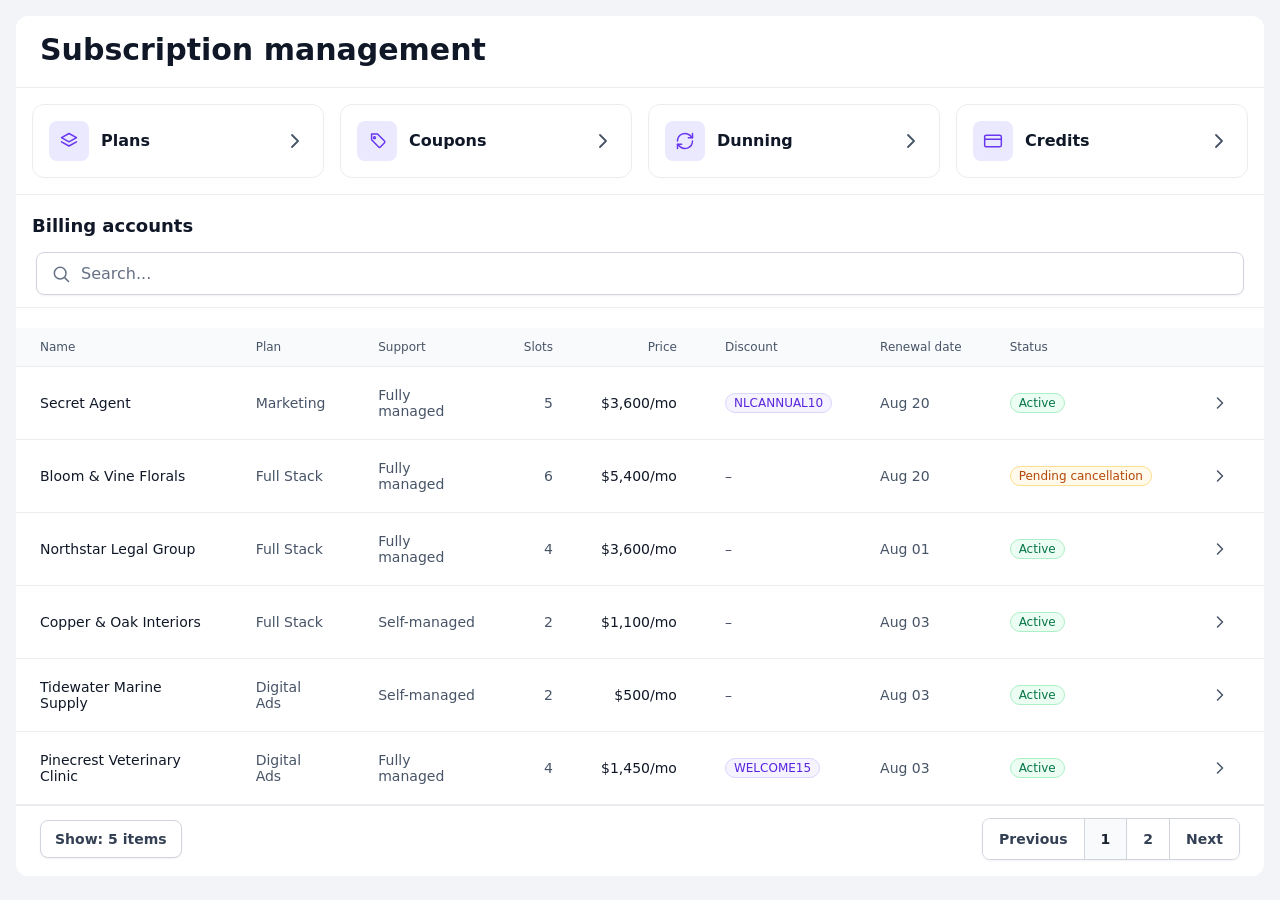
<file: src/prototype/billing-console.html>
<!DOCTYPE html>
<html lang="en">
<head>
<meta charset="UTF-8">
<meta name="viewport" content="width=device-width, initial-scale=1.0">
<title>Billing Manager</title>
<style>
  :root{
    --brand-600:#6938ef;
    --brand-700:#5925dc;
    --bg-primary:#ffffff;
    --bg-secondary:#f9fafb;
    --bg-tertiary:#f2f4f7;
    --bg-brand-secondary:#ebe9fe;
    --bg-brand-alt:#f4f3ff;
    --bg-quaternary:#eaecf0;
    --border-primary:#d0d5dd;
    --border-secondary:#eaecf0;
    --border-brand:#bdb4fe;
    --text-primary:#101828;
    --text-secondary:#344054;
    --text-tertiary:#475467;
    --text-quaternary:#667085;
    --success-50:#ecfdf3; --success-200:#abefc6; --success-700:#067647;
    --warning-50:#fffaeb; --warning-200:#fedf89; --warning-700:#b54708; --warning-600:#dc6803;
    --error-50:#fef3f2; --error-200:#fecdca; --error-700:#b42318; --error-secondary:#fee4e2;
    --gray-50:#f9fafb; --gray-200:#eaecf0; --gray-700:#344054;
    --brand-50:#f4f3ff; --brand-200:#d9d6fe; --brand-700-badge:#5925dc;
    --radius-sm:6px; --radius-md:8px; --radius-lg:10px; --radius-xl:12px; --radius-2xl:16px; --radius-full:9999px;
    --shadow-xs:0px 1px 2px rgba(16,24,40,0.05);
    --shadow-lg:0px 4px 6px -2px rgba(16,24,40,0.03),0px 12px 16px -4px rgba(16,24,40,0.08);
  }
  *{box-sizing:border-box;}
  html,body{margin:0;padding:0;height:100%;}
  body{
    font-family:'Inter',system-ui,-apple-system,'Segoe UI',sans-serif;
    background:var(--bg-tertiary);
    color:var(--text-primary);
    -webkit-font-smoothing:antialiased;
  }
  button{font-family:inherit;cursor:pointer;background:none;border:none;color:inherit;}
  input,textarea{font-family:inherit;}
  .icon{display:inline-block;line-height:0;}
  .icon svg{display:block;}
  a{color:inherit;text-decoration:none;}

  /* ---------- Top nav ---------- */
  .topnav{
    background:var(--bg-primary);
    border-bottom:1px solid var(--border-secondary);
    display:flex;align-items:center;justify-content:space-between;
    padding:6px 8px 6px 8px;
    position:sticky;top:0;z-index:40;
  }
  .topnav-left{display:flex;align-items:center;gap:8px;padding:4px 8px;}
  .navbtn{width:40px;height:40px;border-radius:var(--radius-sm);display:flex;align-items:center;justify-content:center;color:var(--text-tertiary);}
  .navbtn:hover{background:var(--bg-secondary);}
  .logo{font-weight:700;font-size:16px;letter-spacing:-0.02em;color:var(--brand-700);display:flex;align-items:center;gap:6px;}
  .logo .dot{width:8px;height:8px;border-radius:50%;background:var(--brand-600);display:inline-block;}
  .topnav-right{display:flex;align-items:center;gap:16px;padding:4px 8px;}
  .avatar{width:32px;height:32px;border-radius:50%;background:linear-gradient(135deg,#6938ef,#9b8afb);color:#fff;display:flex;align-items:center;justify-content:center;font-size:12px;font-weight:600;}

  /* ---------- Layout ---------- */
  .page-shell{padding:16px;width:100%;}
  .panel{background:var(--bg-primary);border-radius:var(--radius-xl);overflow:hidden;}
  .panel-detail{overflow:visible;}
  .detail-header-sticky{
    position:sticky;top:var(--topnav-h, 61px);z-index:30;background:var(--bg-primary);
    border-radius:var(--radius-xl) var(--radius-xl) 0 0;
  }
  .page-header{display:flex;flex-wrap:wrap;align-items:center;gap:20px;padding:16px 24px 20px;}
  .backbtn{background:var(--bg-primary);border:1px solid var(--border-primary);box-shadow:var(--shadow-xs);border-radius:var(--radius-md);width:44px;height:44px;display:flex;align-items:center;justify-content:center;color:var(--text-tertiary);flex-shrink:0;}
  .backbtn:hover{background:var(--bg-secondary);}
  .page-title{font-size:24px;font-weight:600;flex:1;min-width:220px;color:var(--text-primary);}
  .page-title.lg{font-size:30px;}
  .btn{border-radius:var(--radius-md);padding:10px 16px;font-size:14px;font-weight:600;display:inline-flex;align-items:center;gap:6px;box-shadow:var(--shadow-xs);white-space:nowrap;}
  .btn-primary{background:var(--brand-600);border:1px solid var(--brand-600);color:#fff;}
  .btn:disabled{background:var(--bg-tertiary);border-color:var(--border-secondary);color:#98a2b3;cursor:not-allowed;box-shadow:none;}
  .btn-primary:hover{background:#5b2fd1;}
  .btn-secondary{background:#fff;border:1px solid var(--border-primary);color:var(--text-secondary);}
  .btn-outline-brand{background:#fff;border:1px solid var(--border-brand);color:var(--brand-700);}
  .btn-secondary:hover{background:var(--bg-secondary);}
  .btn-warning{background:var(--warning-600);border:1px solid var(--warning-600);color:#fff;}
  .btn-warning:hover{background:#c85f00;}
  .btn-tertiary{color:var(--brand-700);font-weight:600;font-size:14px;}
  .btn-tertiary:hover{text-decoration:underline;}
  .divider{height:1px;background:var(--border-secondary);width:100%;}

  /* ---------- Settings entry screen ---------- */
  .settings-grid{display:grid;grid-template-columns:repeat(2,1fr);gap:16px;padding:16px;}
  .billing-hub-cards{display:grid;grid-template-columns:repeat(4,1fr);gap:16px;padding:16px;}
  .settings-card{border:1px solid var(--border-secondary);border-radius:var(--radius-xl);padding:16px;display:flex;align-items:center;gap:12px;}
  .settings-card:hover{background:var(--bg-secondary);}
  .settings-card-icon{width:40px;height:40px;border-radius:var(--radius-md);background:var(--bg-brand-secondary);color:var(--brand-600);display:flex;align-items:center;justify-content:center;flex-shrink:0;}
  .settings-card-text{flex:1;text-align:left;}
  .settings-card-text .t{font-size:16px;font-weight:600;color:var(--text-primary);margin:0 0 2px;}
  .settings-card-text .d{font-size:14px;color:var(--text-secondary);margin:0;}
  .settings-card-chevron{width:24px;height:24px;color:var(--text-tertiary);flex-shrink:0;}
  @media (max-width:700px){ .settings-grid{grid-template-columns:1fr;} .billing-hub-cards{grid-template-columns:1fr;} }

  /* ---------- Tabs ---------- */
  .tabs{display:flex;gap:12px;padding:0 24px;border-bottom:1px solid var(--border-secondary);}
  .tab-btn{padding:8px 4px 12px;font-size:14px;font-weight:600;color:var(--text-quaternary);border-bottom:2px solid transparent;margin-bottom:-1px;}
  .tab-btn:hover{color:var(--text-secondary);}
  .tab-btn.active{color:var(--brand-700);border-bottom-color:var(--brand-600);}
  .status-tabs{display:flex;gap:12px;padding:16px 24px 0;}

  /* ---------- Pill tab group (coupon status) ---------- */
  .pill-tab-group{display:inline-flex;border:1px solid var(--border-primary);border-radius:var(--radius-md);box-shadow:var(--shadow-xs);overflow:hidden;}
  .pill-tab{display:flex;align-items:center;gap:8px;padding:8px 16px 8px 14px;font-size:14px;font-weight:600;color:var(--text-secondary);border-right:1px solid var(--border-primary);background:#fff;}
  .pill-tab:last-child{border-right:none;}
  .pill-tab.active{background:var(--brand-600);color:#fff;}
  .pill-tab .count{border-radius:var(--radius-full);padding:2px 8px;font-size:12px;font-weight:500;}
  .pill-tab.active .count{background:var(--brand-50);border:1px solid var(--brand-200);color:var(--brand-700-badge);}
  .pill-tab:not(.active) .count{background:var(--gray-50);border:1px solid var(--gray-200);color:var(--gray-700);}

  /* ---------- Toggle tabs (discount type / refund type) ---------- */
  .toggle-tabs{border:1px solid var(--border-brand);border-radius:var(--radius-sm);display:flex;overflow:hidden;}
  .toggle-tab{padding:8px 12px;text-align:center;font-size:16px;font-weight:600;color:var(--text-quaternary);height:44px;display:flex;align-items:center;justify-content:center;flex:1;white-space:nowrap;}
  .toggle-tab.active{background:var(--bg-brand-alt);color:var(--brand-700);}

  /* ---------- Select field ---------- */
  .select-field{position:relative;}
  .select-field select{width:100%;appearance:none;-webkit-appearance:none;-moz-appearance:none;border:1px solid var(--border-primary);box-shadow:var(--shadow-xs);border-radius:var(--radius-md);padding:10px 40px 10px 14px;font-size:16px;color:var(--text-primary);font-family:inherit;background:#fff;}
  .select-field .sel-chevron{position:absolute;right:14px;top:50%;transform:translateY(-50%);pointer-events:none;color:var(--text-tertiary);}
  .field-hint{font-size:14px;color:var(--text-tertiary);}
  .modal-field-row{display:flex;gap:16px;align-items:flex-start;}

  /* ---------- Proration tab ---------- */
  .proration-card{background:#fff;border:1px solid var(--border-secondary);box-shadow:var(--shadow-xs);border-radius:var(--radius-xl);overflow:hidden;margin-bottom:24px;}
  .proration-card-head{display:flex;justify-content:space-between;align-items:flex-start;padding:20px 24px;gap:16px;}
  .proration-card-head h3{font-size:16px;font-weight:600;color:var(--text-primary);margin:0 0 2px;}
  .proration-card-head p{font-size:14px;color:var(--text-tertiary);margin:0;}
  .proration-inputs{display:grid;grid-template-columns:repeat(3,1fr);gap:16px;padding:20px 24px;}
  .proration-field label{display:flex;align-items:center;gap:6px;font-size:12px;font-weight:600;color:var(--text-tertiary);letter-spacing:0.02em;text-transform:uppercase;margin-bottom:8px;}
  .footnote-badge{width:16px;height:16px;border-radius:50%;background:var(--text-primary);color:#fff;font-size:10px;font-weight:700;display:inline-flex;align-items:center;justify-content:center;flex-shrink:0;}
  .proration-input{width:100%;border:1px solid var(--border-primary);box-shadow:var(--shadow-xs);border-radius:var(--radius-md);padding:10px 14px;font-size:14px;color:var(--text-primary);font-family:inherit;background:#fff;}
  .proration-rows{border-top:1px solid var(--border-secondary);}
  .proration-row{display:flex;justify-content:space-between;align-items:center;padding:16px 24px;border-bottom:1px solid var(--border-secondary);gap:16px;}
  .proration-row .label{font-size:14px;color:var(--text-primary);}
  .proration-row .sub{font-size:12px;color:var(--text-tertiary);margin-top:2px;}
  .proration-row .value{font-size:14px;color:var(--text-primary);white-space:nowrap;}
  .proration-highlight{background:var(--brand-600);color:#fff;padding:16px 24px;display:flex;justify-content:space-between;align-items:center;gap:16px;}
  .proration-highlight .label{color:#fff;font-weight:600;font-size:14px;}
  .proration-highlight .sub{color:rgba(255,255,255,0.75);font-size:12px;margin-top:2px;}
  .proration-highlight .value{color:#fff;font-weight:700;font-size:16px;white-space:nowrap;}
  .alert-box-success{background:var(--success-50);border:1px solid var(--success-200);border-radius:var(--radius-xl);padding:16px 20px;margin:16px 24px 20px;font-size:14px;color:var(--text-secondary);}
  .alert-box-success strong{color:#067647;}
  .proration-table-wrap{padding:0 0 8px;}

  /* ---------- Credit balance stats row ---------- */
  .credit-stats-row{display:grid;grid-template-columns:repeat(auto-fit, minmax(160px, 1fr));gap:20px 24px;padding:20px 24px;}
  .credit-stat-label{font-size:12px;font-weight:500;color:var(--text-tertiary);text-transform:uppercase;letter-spacing:0.02em;margin-bottom:6px;}
  .credit-stat-value{font-size:16px;font-weight:600;color:var(--text-primary);display:flex;align-items:center;gap:6px;}
  .credit-stat-value.lg{font-size:30px;font-weight:700;}

  /* ---------- Products: Plans tab ---------- */
  .plans-grid{display:grid;grid-template-columns:repeat(2,1fr);gap:16px;padding:16px;}
  .plan-card{border:1px solid var(--border-secondary);border-radius:var(--radius-xl);padding:20px;display:flex;flex-direction:column;gap:12px;}
  .plan-card-head{display:flex;align-items:flex-start;justify-content:space-between;gap:12px;}
  .plan-card-head h3{font-size:16px;font-weight:600;margin:0 0 2px;color:var(--text-primary);}
  .plan-card-head p{font-size:14px;color:var(--text-tertiary);margin:0;}
  .plan-pricing-summary{display:flex;flex-direction:column;gap:6px;background:var(--bg-secondary);border-radius:var(--radius-md);padding:12px 14px;font-size:13px;color:var(--text-secondary);}
  .plan-pricing-summary .row{display:flex;justify-content:space-between;gap:12px;}
  .plan-pricing-summary .row .k{color:var(--text-tertiary);}
  .plan-pricing-summary .row .v{font-weight:600;color:var(--text-primary);}

  /* ---------- Edit plan (full page) ---------- */
  .step-head{display:flex;align-items:center;gap:12px;margin-bottom:14px;}
  .step-head h3{font-size:16px;font-weight:600;margin:0;color:var(--text-primary);}
  .edit-plan-footer-wrap{position:fixed;bottom:0;left:0;right:0;z-index:50;display:flex;justify-content:center;pointer-events:none;padding:0 16px;box-sizing:border-box;}
  .edit-plan-footer{pointer-events:auto;width:100%;max-width:1280px;background:#fff;padding:24px;display:flex;justify-content:flex-end;gap:12px;box-shadow:0 -2px 10px rgba(16,24,40,0.08);border-top:1px solid var(--border-secondary);border-radius:var(--radius-xl) var(--radius-xl) 0 0;}
  .edit-plan-section{margin-bottom:32px;}
  .cat-pill-row{display:flex;flex-wrap:wrap;gap:10px;}
  .cat-pill{display:inline-flex;align-items:center;gap:8px;border:1px solid var(--border-primary);border-radius:var(--radius-md);padding:10px 14px;font-size:14px;font-weight:500;color:var(--text-secondary);cursor:pointer;background:#fff;box-shadow:var(--shadow-xs);}
  .cat-pill input{margin:0;width:16px;height:16px;flex-shrink:0;accent-color:#0f766e;}
  .cat-pill.checked{border-color:#5eead4;background:#f0fdfa;color:#0f766e;}
  .cat-pill .count{color:var(--text-quaternary);font-weight:400;}
  .cat-pill.checked .count{color:#14b8a6;}
  .dt-section{border:1px solid var(--border-secondary);border-radius:var(--radius-xl);padding:20px;margin-bottom:16px;}
  .dt-section-head{display:flex;justify-content:space-between;align-items:center;margin-bottom:14px;}
  .dt-section-head .cat-name{font-size:13px;font-weight:600;color:#0f766e;text-transform:uppercase;letter-spacing:0.02em;}
  .dt-section-head .count{font-size:13px;color:var(--text-quaternary);}
  .dt-type-row{display:flex;flex-wrap:wrap;gap:10px;}
  .dt-type-pill{display:inline-flex;align-items:center;gap:8px;border:1px solid var(--border-primary);border-radius:var(--radius-md);padding:8px 12px;font-size:13px;font-weight:500;color:var(--text-secondary);cursor:pointer;background:#fff;}
  .dt-type-pill input{margin:0;width:14px;height:14px;flex-shrink:0;accent-color:var(--brand-600);}
  .dt-type-pill.checked{border-color:var(--border-brand);background:var(--bg-brand-alt);color:var(--brand-700);}

  /* ---------- Products: pricing matrix (modal) ---------- */
  .pricing-matrix{width:100%;border-collapse:collapse;margin-top:8px;}
  .pricing-matrix th{text-align:left;font-size:12px;font-weight:500;color:var(--text-tertiary);padding:8px 8px;border-bottom:1px solid var(--border-secondary);}
  .pricing-matrix td{padding:8px;border-bottom:1px solid var(--border-secondary);}
  .pricing-matrix td.style-label{font-size:14px;font-weight:500;color:var(--text-primary);white-space:nowrap;}
  .pricing-matrix input{width:100%;border:1px solid var(--border-primary);border-radius:var(--radius-md);padding:8px 10px;font-size:14px;font-family:inherit;box-shadow:var(--shadow-xs);}
  .pricing-sales-note{font-size:13px;color:var(--text-tertiary);margin-top:12px;}

  /* ---------- Products: Design types tab ---------- */
  .dt-filter-row{display:flex;gap:12px;padding:16px;flex-wrap:wrap;}
  .dt-filter-row .input-with-icon{flex:2;min-width:200px;}
  .dt-filter-row .select-field{flex:1;min-width:160px;}
  .dt-filter-row select{padding:10px 36px 10px 14px;box-shadow:var(--shadow-xs);border:1px solid var(--border-primary);border-radius:var(--radius-md);font-size:14px;width:100%;appearance:none;-webkit-appearance:none;background:#fff;font-family:inherit;}

  /* ---------- Products: Add-ons tab ---------- */
  .addons-grid{display:flex;flex-direction:column;gap:12px;padding:16px;}
  .addon-row{border:1px solid var(--border-secondary);border-radius:var(--radius-xl);padding:16px 20px;display:flex;align-items:center;gap:16px;}
  .addon-row .info{flex:1;min-width:0;}
  .addon-row .info .name{font-size:14px;font-weight:600;color:var(--text-primary);}
  .addon-row .info .desc{font-size:13px;color:var(--text-tertiary);margin-top:2px;}
  .addon-row .price{font-size:16px;font-weight:600;color:var(--text-primary);white-space:nowrap;}
  .addon-row .price span{display:block;font-size:12px;font-weight:400;color:var(--text-tertiary);}

  /* ---------- Table ---------- */
  .table-wrap{overflow-x:auto;}
  table{width:100%;border-collapse:collapse;}
  thead th{background:var(--bg-secondary);border-bottom:1px solid var(--border-secondary);font-size:12px;font-weight:500;color:var(--text-tertiary);text-align:left;padding:12px 24px;white-space:nowrap;position:sticky;top:0;}
  thead th .sortable{display:inline-flex;align-items:center;gap:4px;cursor:pointer;}
  tbody td{border-bottom:1px solid var(--border-secondary);padding:16px 24px;font-size:14px;color:var(--text-primary);vertical-align:middle;}
  tbody tr:hover{background:var(--bg-secondary);}
  tbody tr.clickable{cursor:pointer;}
  .cell-muted{color:var(--text-tertiary);font-weight:400;}
  .account-id-link{color:var(--brand-700);text-decoration:underline;text-underline-offset:2px;cursor:pointer;font-weight:500;}
  .account-id-link:hover{color:var(--brand-600);}
  .cell-name{font-weight:500;}
  .col-right{text-align:right;}

  /* ---------- Badge ---------- */
  .badge{display:inline-flex;align-items:center;padding:2px 8px;border-radius:var(--radius-full);font-size:12px;font-weight:500;border:1px solid;white-space:nowrap;}
  .badge-success{background:var(--success-50);border-color:var(--success-200);color:var(--success-700);}
  .badge-warning{background:var(--warning-50);border-color:var(--warning-200);color:var(--warning-700);}
  .badge-error{background:var(--error-50);border-color:var(--error-200);color:var(--error-700);}
  .badge-gray{background:var(--gray-50);border-color:var(--gray-200);color:var(--gray-700);}
  .badge-brand{background:var(--brand-50);border-color:var(--brand-200);color:var(--brand-700-badge);}
  .badge-remove-btn{display:inline-flex;align-items:center;justify-content:center;color:inherit;opacity:0.65;flex-shrink:0;}
  .badge-remove-btn:hover{opacity:1;}

  /* ---------- Search input ---------- */
  .search-row{border-bottom:1px solid var(--border-secondary);display:flex;height:68px;align-items:center;margin-bottom:20px;}
  .search-box{flex:1;height:100%;display:flex;align-items:center;gap:20px;padding:0 20px;}
  .input-with-icon{flex:1;display:flex;align-items:center;gap:8px;border:1px solid var(--border-primary);border-radius:var(--radius-md);padding:10px 14px;box-shadow:var(--shadow-xs);background:#fff;}
  .input-with-icon input{border:none;outline:none;flex:1;font-size:16px;color:var(--text-primary);}
  .input-with-icon input::placeholder{color:var(--text-quaternary);}
  .input-with-icon .icon{color:var(--text-quaternary);}

  /* ---------- Pagination ---------- */
  .pagination{border-top:1px solid var(--border-secondary);display:flex;align-items:center;justify-content:space-between;padding:12px 24px 16px;flex-wrap:wrap;gap:8px;}
  .page-size-btn{border:1px solid var(--border-primary);border-radius:var(--radius-md);padding:10px 14px;font-size:14px;font-weight:600;color:var(--text-secondary);background:#fff;box-shadow:var(--shadow-xs);display:inline-flex;align-items:center;gap:4px;}
  .pager-group{border:1px solid var(--border-primary);border-radius:var(--radius-md);display:flex;overflow:hidden;box-shadow:var(--shadow-xs);}
  .pager-btn{border-right:1px solid var(--border-primary);padding:8px 16px;font-size:14px;font-weight:600;color:var(--text-secondary);display:flex;align-items:center;gap:8px;min-height:40px;background:#fff;}
  .pager-btn:last-child{border-right:none;}
  .pager-btn.current{background:var(--bg-secondary);color:#182230;}
  .pager-btn:hover:not(.current){background:var(--bg-secondary);}

  /* ---------- Stat cards (Overview) ---------- */
  .stat-grid{display:grid;grid-template-columns:repeat(3,1fr);gap:16px;}
  .stat-grid-4col{grid-template-columns:repeat(4,1fr);}
  .stat-card{background:#fff;border:1px solid var(--border-secondary);box-shadow:var(--shadow-xs);border-radius:var(--radius-2xl);padding:17px 25px;display:flex;flex-direction:column;justify-content:space-between;min-height:158px;}
  .stat-top{display:flex;justify-content:space-between;align-items:flex-start;gap:16px;}
  .stat-label{font-size:12px;font-weight:500;color:var(--text-tertiary);margin:0 0 4px;}
  .stat-value{font-size:30px;font-weight:700;color:var(--text-primary);margin:0;}
  .featured-icon{width:40px;height:40px;border-radius:var(--radius-md);background:var(--bg-brand-secondary);display:flex;align-items:center;justify-content:center;color:var(--brand-600);flex-shrink:0;}
  .stat-sub{font-size:12px;color:var(--text-tertiary);margin-top:8px;}
  .stat-badges{display:flex;gap:8px;flex-wrap:wrap;}
  .stat-badge{background:var(--gray-50);border:1px solid var(--gray-200);color:var(--gray-700);border-radius:var(--radius-full);padding:2px 8px;font-size:12px;font-weight:500;}
  .discount-code{display:flex;align-items:center;gap:4px;color:#079455;font-size:12px;font-weight:500;}
  .payment-pill{background:var(--bg-secondary);border-radius:var(--radius-md);padding:12px;display:flex;align-items:center;gap:8px;flex:1;min-width:150px;}
  .card-icon-sm{width:58px;height:40px;border:1px solid var(--border-secondary);border-radius:var(--radius-sm);background:#fff;display:flex;align-items:center;justify-content:center;font-size:9px;font-weight:700;color:#1a1f71;flex-shrink:0;}
  .card-icon-sm.mc{color:#eb001b;}

  /* ---------- Recent invoices (Overview) ---------- */
  .invoice-row{display:flex;flex-direction:column;gap:4px;padding:12px 16px;border-bottom:1px solid var(--border-secondary);}
  .invoice-row:last-child{border-bottom:none;}
  .invoice-row-top{display:flex;align-items:center;gap:12px;}
  .invoice-icon{width:32px;height:32px;border-radius:var(--radius-sm);background:var(--bg-tertiary);display:flex;align-items:center;justify-content:center;color:var(--text-tertiary);flex-shrink:0;}
  .invoice-date{flex:1;font-size:16px;font-weight:500;min-width:0;}
  .invoice-row-sub{color:var(--text-tertiary);font-size:12px;padding-left:44px;overflow:hidden;text-overflow:ellipsis;white-space:nowrap;}
  .invoice-amt{font-weight:600;font-size:14px;white-space:nowrap;flex-shrink:0;}
  .iconbtn{width:40px;height:40px;border-radius:var(--radius-md);display:flex;align-items:center;justify-content:center;color:var(--text-tertiary);flex-shrink:0;}
  .iconbtn:hover{background:var(--bg-secondary);}

  /* ---------- Invoices tab layout ---------- */
  .invoices-layout{display:flex;gap:24px;align-items:flex-start;padding:16px;flex-wrap:wrap;}
  .invoice-info-card{
    background:#fff;border:1px solid var(--border-primary);box-shadow:var(--shadow-xs);border-radius:var(--radius-2xl);
    padding:25px 17px;min-width:320px;width:320px;flex-shrink:0;
    height:var(--invoices-table-h, 480px);overflow-y:auto;box-sizing:border-box;
  }
  .invoice-info-head{display:flex;justify-content:space-between;align-items:center;margin-bottom:24px;}
  .invoice-info-head h3{font-size:16px;font-weight:500;margin:0;}
  .field-group{margin-bottom:24px;}
  .field-group:last-child{margin-bottom:0;}
  .field-label{display:flex;align-items:center;gap:8px;color:var(--text-quaternary);font-size:12px;font-weight:500;margin-bottom:8px;}
  .field-value{font-size:14px;font-weight:500;color:var(--text-primary);}
  .invoices-table-card{
    flex:1;min-width:600px;border:1px solid var(--border-primary);border-radius:var(--radius-2xl);
    display:flex;flex-direction:column;height:var(--invoices-table-h, 480px);overflow:hidden;
  }
  .invoices-table-card .table-heading{padding:16px 24px 12px;font-size:16px;font-weight:500;flex-shrink:0;}
  .invoices-table-card .table-wrap{flex:1;min-height:0;overflow-y:auto;}
  .invoices-table-card .pagination{flex-shrink:0;}

  /* ---------- Change subscription (ported from the customer-facing builder) ---------- */
  .cs-body-row{display:flex;gap:24px;align-items:stretch;padding:20px 16px 24px;}
  .cs-main-col{flex:1;min-width:0;display:flex;}
  .cs-plan-grid{display:grid;grid-template-columns:1fr 1fr;grid-template-rows:1fr 1fr;gap:16px;width:100%;}
  .cs-plan-card{border:1px solid var(--border-primary);border-radius:var(--radius-2xl);padding:24px;display:flex;flex-direction:column;justify-content:space-between;background:#fff;}
  .cs-plan-top{display:flex;flex-direction:column;gap:16px;}
  .cs-plan-icon-row{display:flex;align-items:center;justify-content:space-between;width:100%;}
  .cs-featured-icon{width:40px;height:40px;border-radius:var(--radius-md);background:var(--bg-brand-alt);display:flex;align-items:center;justify-content:center;color:var(--brand-700);flex-shrink:0;}
  .cs-current-plan-badge{background:var(--brand-25,#f4f3ff);border:1px solid var(--border-brand);border-radius:var(--radius-full);padding:2px 8px;color:var(--brand-700);white-space:nowrap;font-size:12px;font-weight:500;}
  .cs-plan-name{font-size:18px;font-weight:600;color:var(--text-primary);margin-bottom:4px;}
  .cs-plan-desc{font-size:14px;color:var(--text-tertiary);}
  .cs-plan-bottom{display:flex;flex-direction:column;gap:8px;width:100%;}
  .cs-price-row{display:flex;align-items:flex-end;gap:4px;}
  .cs-price-row .amt{font-size:24px;font-weight:600;color:var(--text-primary);}
  .cs-price-row .per{font-size:14px;color:var(--text-tertiary);}
  .cs-plan-btn{width:100%;border-radius:var(--radius-md);padding:10px 12px;display:flex;align-items:center;justify-content:center;gap:6px;box-shadow:var(--shadow-xs);font-size:14px;font-weight:600;}
  .cs-plan-btn.outline{background:#fff;border:1px solid var(--border-brand);color:var(--brand-700);}
  .cs-plan-btn.filled{background:var(--brand-600);border:1px solid var(--brand-600);color:#fff;}

  .cs-sidebar-col{width:360px;flex-shrink:0;display:flex;}
  .cs-sidebar-card{background:var(--bg-brand-alt);border:1px solid var(--border-primary);border-radius:var(--radius-2xl);padding:20px;display:flex;flex-direction:column;gap:24px;flex:1;}
  .cs-sb-title{font-size:18px;font-weight:600;color:var(--text-primary);}
  .cs-sb-row{display:flex;flex-direction:column;gap:4px;}
  .cs-sb-label{font-size:12px;font-weight:600;color:var(--text-tertiary);}
  .cs-stepper{background:#fff;border:1px solid var(--border-primary);border-radius:var(--radius-xl);padding:8px 16px;display:flex;align-items:center;justify-content:space-between;}
  .cs-stepper-btn{width:28px;height:28px;background:var(--bg-secondary);border:1px solid var(--border-primary);border-radius:var(--radius-md);display:flex;align-items:center;justify-content:center;color:var(--text-secondary);}
  .cs-stepper-btn:disabled{opacity:.35;cursor:not-allowed;}
  .cs-stepper .val{font-size:14px;font-weight:600;color:var(--text-secondary);}
  .cs-support-opts{display:flex;flex-direction:column;gap:8px;}
  .cs-support-opt{background:#fff;border:1px solid var(--border-primary);border-radius:var(--radius-xl);padding:16px;display:flex;gap:12px;align-items:flex-start;cursor:pointer;}
  .cs-support-opt.active{border-color:var(--border-brand);}
  .cs-radio-dot{width:20px;height:20px;border-radius:50%;border:1.5px solid var(--border-primary);flex-shrink:0;display:flex;align-items:center;justify-content:center;margin-top:1px;}
  .cs-support-opt.active .cs-radio-dot{border-color:var(--brand-600);border-width:5.5px;}
  .cs-support-text{display:flex;flex-direction:column;gap:2px;}
  .cs-support-text .t{font-size:14px;font-weight:600;color:var(--text-secondary);}
  .cs-support-text .d{font-size:12px;color:var(--text-tertiary);}
  .cs-addon-row{background:#fff;border:1px solid var(--border-primary);border-radius:var(--radius-xl);padding:16px;display:flex;gap:12px;align-items:flex-start;}
  .cs-addon-row input{margin-top:3px;width:16px;height:16px;accent-color:var(--brand-600);flex-shrink:0;}
  .cs-addon-row .t{font-size:14px;font-weight:600;color:var(--text-secondary);}
  .cs-addon-row .d{font-size:12px;color:var(--text-tertiary);margin-top:2px;}
  .cs-total-row{border-top:1px solid var(--border-primary);padding-top:12px;display:flex;align-items:flex-end;justify-content:space-between;}
  .cs-total-row .label{font-size:14px;font-weight:600;color:var(--text-primary);}
  .cs-total-amt{display:flex;align-items:flex-end;gap:4px;}
  .cs-total-amt .num{font-size:24px;font-weight:600;color:var(--text-primary);}
  .cs-total-amt .per{font-size:14px;color:var(--text-tertiary);}
  .cs-empty-note{font-size:13px;color:var(--text-quaternary);font-style:italic;}
  .cs-action-stack{display:flex;flex-direction:column;gap:12px;}
  .cs-confirm-btn{width:100%;background:var(--brand-600);border:1px solid var(--brand-600);border-radius:var(--radius-md);padding:10px 16px;color:#fff;box-shadow:var(--shadow-xs);display:flex;align-items:center;justify-content:center;gap:6px;font-size:14px;font-weight:600;}
  .cs-cancel-link{width:100%;background:none;border:none;padding:6px 0;color:var(--text-tertiary);font-size:14px;font-weight:500;text-align:center;}
  .cs-cancel-link:hover{color:var(--text-secondary);}

  /* cancel/downgrade sub-flow */
  .cs-cancelflow-body{padding:20px 32px 40px;}
  .cs-retention-head{margin-bottom:20px;max-width:640px;}
  .cs-retention-head h3{font-size:22px;line-height:30px;margin-bottom:6px;color:var(--text-primary);}
  .cs-retention-head p{font-size:14px;color:var(--text-tertiary);}
  .cs-retention-grid{display:grid;grid-template-columns:1fr 1fr;gap:16px;max-width:900px;}
  .cs-retention-card{border-radius:var(--radius-2xl);padding:20px;display:flex;flex-direction:column;gap:12px;}
  .cs-retention-card.muted{background:var(--bg-secondary);border:1px solid var(--border-secondary);}
  .cs-retention-card.highlight{background:#fff;border:1.5px solid var(--brand-600);box-shadow:0 0 0 4px var(--bg-brand-alt);}
  .cs-retention-card h4{font-size:17px;font-weight:600;color:var(--text-primary);margin:0;}
  .cs-retention-card .desc{font-size:13.5px;color:var(--text-tertiary);line-height:19px;}
  .cs-bullet-list{display:flex;flex-direction:column;gap:6px;}
  .cs-bullet-item{display:flex;align-items:flex-start;gap:8px;font-size:13.5px;color:var(--text-secondary);}
  .cs-bullet-item .ic{width:16px;height:16px;flex-shrink:0;margin-top:1px;}
  .cs-bullet-item .ic.no{color:var(--error-600,#d92d20);}
  .cs-bullet-item .ic.yes{color:var(--success-700,#067647);}
  .cs-retention-cta{margin-top:auto;display:flex;align-items:center;justify-content:space-between;border-radius:var(--radius-md);padding:12px 16px;font-size:14px;font-weight:600;border:none;cursor:pointer;width:100%;}
  .cs-retention-cta.dark{background:#fff;border:1px solid var(--border-brand);color:var(--brand-700);}
  .cs-retention-cta.purple{background:var(--brand-600);color:#fff;}
  .cs-cf-form{max-width:640px;}
  .cs-cf-field{margin-bottom:20px;}
  .cs-cf-field label{display:block;font-size:14px;font-weight:600;color:var(--text-primary);margin-bottom:8px;}
  .cs-cf-field label .req{color:var(--brand-600);margin-left:2px;}
  .cs-cf-field textarea{width:100%;border:1px solid var(--border-primary);border-radius:var(--radius-md);padding:12px;font-size:14px;color:var(--text-secondary);font-family:inherit;background:#fff;min-height:110px;resize:vertical;}
  .cs-cf-field.has-error textarea{border-color:var(--error-600,#d92d20);}
  .cs-cf-error{color:var(--error-600,#d92d20);font-size:12.5px;margin-top:6px;display:none;}
  .cs-cf-field.has-error .cs-cf-error{display:block;}
  .cs-cf-submit-btn{background:#fff;border:1px solid var(--border-brand);color:var(--brand-700);border-radius:var(--radius-md);padding:12px 20px;font-size:14px;font-weight:600;display:inline-flex;align-items:center;gap:8px;}
  .cs-cf-success{display:flex;flex-direction:column;align-items:flex-start;gap:12px;max-width:520px;}
  .cs-cf-success .check-lg{width:48px;height:48px;border-radius:50%;background:var(--success-50);color:var(--success-700);display:flex;align-items:center;justify-content:center;}
  .cs-cf-success h4{font-size:20px;font-weight:600;color:var(--text-primary);}
  .cs-cf-success p{font-size:14px;color:var(--text-tertiary);line-height:20px;}
  .cs-cf-back-link{font-size:13px;color:var(--brand-700);font-weight:600;text-decoration:underline;text-underline-offset:2px;margin-top:6px;cursor:pointer;}

  @media (max-width:980px){
    .cs-body-row{flex-direction:column;}
    .cs-sidebar-col{width:100%;}
    .cs-plan-grid{grid-template-columns:1fr;grid-template-rows:none;}
    .cs-retention-grid{grid-template-columns:1fr;}
  }

  /* ---------- Coupons (grouped) ---------- */
  .filters-wrap{position:relative;flex-shrink:0;padding-right:20px;}
  .filters-dropdown{
    display:none;position:absolute;top:calc(100% + 6px);right:0;z-index:60;width:420px;
    background:#fff;border:1px solid var(--border-secondary);border-radius:var(--radius-xl);box-shadow:var(--shadow-lg);
  }
  .filters-dropdown.open{display:flex;}
  .filters-cat-tabs{width:110px;flex-shrink:0;border-right:1px solid var(--border-secondary);padding:12px 8px;}
  .filters-cat-tab{display:block;width:100%;text-align:left;padding:10px 12px;font-size:14px;font-weight:600;color:var(--text-secondary);background:none;border:none;border-radius:var(--radius-sm);cursor:pointer;}
  .filters-cat-tab:hover{background:var(--bg-secondary);}
  .filters-cat-tab.active{background:var(--bg-tertiary);color:var(--text-primary);}
  .filters-cat-panel{flex:1;padding:12px 0;min-width:0;}
  .filter-check-row{display:flex;align-items:center;gap:10px;padding:8px 16px;font-size:14px;color:var(--text-secondary);cursor:pointer;}
  .filter-check-row:hover{background:var(--bg-secondary);}
  .filter-check-row input{width:16px;height:16px;accent-color:var(--brand-600);flex-shrink:0;}
  .filter-check-row.select-all{font-weight:600;color:var(--text-primary);border-bottom:1px solid var(--border-secondary);margin-bottom:4px;padding-bottom:12px;}

  .coupon-group-card{border:1px solid var(--border-secondary);border-radius:var(--radius-2xl);margin:0 16px 20px;overflow:hidden;}
  .coupon-group-head{display:flex;align-items:flex-start;justify-content:space-between;gap:16px;padding:16px 16px 0;}
  .coupon-group-head h3{font-size:16px;font-weight:700;margin:0 0 4px;color:var(--text-primary);}
  .coupon-group-head p{font-size:14px;color:var(--text-tertiary);margin:0;}
  .coupon-group-actions{display:flex;gap:8px;flex-shrink:0;}
  .coupon-group-rules{display:flex;align-items:center;gap:10px;padding:16px;font-size:14px;font-weight:500;color:var(--text-secondary);}
  .readonly-field input, .readonly-field select{background:var(--bg-secondary);color:var(--text-tertiary);cursor:not-allowed;}
  .readonly-field .toggle-tab{cursor:not-allowed;color:var(--text-quaternary);}
  .readonly-field .toggle-tab.active{color:var(--text-tertiary);background:var(--bg-tertiary);}
  .generated-code-box{border:1.5px dashed var(--border-brand);background:var(--bg-brand-alt);border-radius:var(--radius-md);padding:16px;text-align:center;font-size:16px;font-weight:700;color:var(--brand-700);letter-spacing:0.02em;}

  /* ---------- Dunning ---------- */
  .progress-row{display:flex;align-items:center;gap:10px;}
  .progress-track{flex:1;height:8px;border-radius:var(--radius-full);background:var(--bg-tertiary);overflow:hidden;min-width:80px;}
  .progress-fill{height:100%;border-radius:var(--radius-full);}
  .progress-fill.green{background:var(--success-600, #079455);}
  .progress-fill.orange{background:var(--warning-600, #dc6803);}
  .progress-fill.red{background:var(--error-600, #d92d20);}
  .progress-frac{font-size:13px;color:var(--text-tertiary);flex-shrink:0;white-space:nowrap;}
  .dunning-name{font-size:14px;font-weight:600;color:var(--text-primary);}
  .dunning-owner{font-size:13px;color:var(--text-tertiary);}

  .recovery-plan-head{display:flex;align-items:center;justify-content:space-between;padding:16px;}
  .recovery-plan-head h3{font-size:16px;font-weight:700;margin:0;}
  .dunning-step-row{
    display:flex;align-items:center;gap:14px;border:1px solid var(--border-secondary);border-radius:var(--radius-xl);
    padding:16px;margin:0 16px 12px;background:#fff;
  }
  .dunning-step-row.dragging{opacity:0.4;}
  .dunning-step-row.drag-over{border-color:var(--brand-400,#9b8afb);box-shadow:0 0 0 2px var(--bg-brand-alt);}
  .drag-handle{color:var(--text-quaternary);cursor:grab;flex-shrink:0;}
  .step-icon-badge{width:40px;height:40px;border-radius:var(--radius-md);display:flex;align-items:center;justify-content:center;flex-shrink:0;}
  .step-icon-badge.type-email{background:var(--bg-brand-alt);color:var(--brand-600);}
  .step-icon-badge.type-retry{background:var(--warning-50);color:var(--warning-600, #dc6803);}
  .step-icon-badge.type-cancel{background:var(--error-50);color:var(--error-600, #d92d20);}
  .dunning-step-title{flex:1;font-size:14px;font-weight:600;color:var(--text-primary);}
  .pill-days{border:1px solid var(--border-primary);border-radius:var(--radius-full);padding:6px 14px;font-size:13px;font-weight:500;color:var(--text-secondary);white-space:nowrap;flex-shrink:0;}
  .iconbtn.danger{color:var(--error-600, #d92d20);}

  .dunning-summary-card{border:1px solid var(--border-secondary);border-radius:var(--radius-2xl);padding:20px;margin:16px;display:flex;align-items:center;justify-content:space-between;gap:16px;flex-wrap:wrap;}
  .dunning-summary-left{display:flex;align-items:center;gap:16px;}
  .dunning-summary-name{font-size:16px;font-weight:700;color:var(--text-primary);text-decoration:underline;text-underline-offset:2px;cursor:pointer;}
  .dunning-summary-sub{font-size:13px;color:var(--text-tertiary);margin-top:4px;}
  .dunning-summary-amt{font-size:20px;font-weight:700;color:var(--text-primary);text-align:right;}
  .dunning-summary-due{font-size:13px;color:var(--text-tertiary);text-align:right;margin-top:2px;}
  .dunning-stat-grid{display:grid;grid-template-columns:repeat(3,1fr);gap:16px;margin:0 16px 16px;}
  .dunning-stat-box{border:1px solid var(--border-secondary);border-radius:var(--radius-xl);padding:16px;}
  .dunning-stat-box .lbl{font-size:13px;color:var(--text-tertiary);margin-bottom:6px;}
  .dunning-stat-box .val{font-size:16px;font-weight:700;color:var(--text-primary);}
  .dunning-event-row{display:flex;align-items:center;gap:14px;padding:14px 16px;border-bottom:1px solid var(--border-secondary);}
  .dunning-event-row:last-child{border-bottom:none;}
  .dunning-event-title{flex:1;font-size:14px;font-weight:600;color:var(--text-primary);}
  .dunning-event-date{font-size:13px;color:var(--text-tertiary);text-align:right;}

  /* ---------- Payment methods tab ---------- */
  .pm-grid{display:flex;flex-wrap:wrap;gap:24px;padding:24px 16px 16px;}
  .pm-card{flex:1;min-width:250px;border:1px solid var(--border-primary);border-radius:var(--radius-md);padding:24px;display:flex;flex-direction:column;gap:8px;justify-content:center;min-height:212px;}
  .pm-head{display:flex;justify-content:space-between;align-items:flex-start;}
  .pm-head span{font-size:12px;font-weight:500;color:var(--text-quaternary);}
  .pm-body{display:flex;align-items:center;gap:16px;margin-top:8px;}
  .pm-icon{width:58px;height:40px;border:1px solid var(--border-secondary);border-radius:var(--radius-sm);background:#fff;display:flex;align-items:center;justify-content:center;font-size:9px;font-weight:800;letter-spacing:0.5px;color:#1a1f71;flex-shrink:0;}
  .pm-icon.mc{color:#eb001b;}
  .pm-icon.ach{color:var(--text-tertiary);}
  .pm-num{font-size:16px;font-weight:500;}
  .pm-exp{font-size:12px;color:var(--text-secondary);}
  .pm-caption{font-size:14px;color:var(--text-quaternary);padding-top:8px;border-top:1px solid var(--border-secondary);margin-top:8px;}

  /* ---------- Subscription history tab ---------- */
  .history-layout{display:flex;gap:24px;align-items:flex-start;padding:16px 16px 12px;}
  .history-sidebar{display:flex;flex-direction:column;gap:24px;flex-shrink:0;width:270px;}
  .side-card{background:#fff;border:1px solid var(--border-primary);box-shadow:var(--shadow-xs);border-radius:var(--radius-2xl);padding:25px 17px;}
  .side-card h4{font-size:12px;font-weight:600;color:var(--text-quaternary);margin:0 0 12px;}
  .cat-item{display:flex;align-items:center;justify-content:space-between;height:36px;padding:8px 12px;border-radius:var(--radius-sm);font-size:14px;font-weight:600;color:var(--text-quaternary);gap:8px;}
  .cat-item.active{background:var(--bg-brand-alt);color:var(--brand-700);}
  .cat-item:hover:not(.active){background:var(--bg-secondary);}
  .cat-item span:not(.badge){display:flex;align-items:center;gap:8px;flex:0 0 auto;min-width:0;}
  .cat-item .badge{flex:0 0 auto;}
  .field-btn{display:flex;align-items:center;gap:8px;border:1px solid var(--border-primary);border-radius:var(--radius-md);padding:10px 14px;box-shadow:var(--shadow-xs);width:100%;margin-bottom:12px;color:var(--text-quaternary);font-size:14px;font-weight:600;background:#fff;}
  .field-btn .icon{color:var(--text-tertiary);}
  .export-btn{width:100%;border:1px solid var(--border-brand);border-radius:var(--radius-md);box-shadow:var(--shadow-xs);color:var(--brand-700);font-weight:600;font-size:14px;padding:10px 14px;display:flex;align-items:center;justify-content:center;gap:4px;background:#fff;}
  .history-main{
    flex:1;min-width:280px;border:1px solid var(--border-primary);border-radius:var(--radius-2xl);
    display:flex;flex-direction:column;height:var(--history-main-h, 520px);overflow:hidden;
  }
  .history-scroll-region{flex:1;min-height:0;overflow-y:auto;padding:16px 0;display:flex;flex-direction:column;gap:16px;}
  .month-divider{display:flex;align-items:center;gap:8px;padding:0 16px;}
  .month-divider .line{flex:1;height:1px;background:var(--border-secondary);}
  .month-divider span{font-size:14px;color:var(--text-tertiary);white-space:nowrap;}
  .history-events{display:flex;flex-direction:column;}
  .history-event{display:flex;justify-content:space-between;align-items:flex-start;gap:24px;padding:16px;border-bottom:1px solid var(--border-primary);}
  .history-event:last-child{border-bottom:none;}
  .history-title{font-size:14px;font-weight:600;color:var(--text-secondary);margin:0 0 4px;}
  .history-desc{font-size:14px;color:var(--text-tertiary);margin:0;}
  .history-meta{text-align:right;font-size:14px;color:var(--text-quaternary);white-space:nowrap;flex-shrink:0;}

  /* ---------- Row action dropdown ---------- */
  .row-actions{position:relative;display:inline-block;}
  .dropdown-menu{position:absolute;right:0;top:44px;width:192px;background:#fff;border:1px solid var(--border-secondary);border-radius:var(--radius-md);box-shadow:var(--shadow-lg);z-index:50;overflow:hidden;display:none;}
  .dropdown-menu.open{display:block;}
  .dropdown-item{display:flex;align-items:center;gap:12px;padding:9px 10px;font-size:14px;font-weight:500;color:var(--text-secondary);border-bottom:1px solid var(--border-secondary);}
  .dropdown-item:last-child{border-bottom:none;}
  .dropdown-item:hover{background:var(--bg-secondary);}
  .dropdown-item .icon{color:var(--text-tertiary);}
  .dropdown-item.danger{color:var(--error-700);}

  /* ---------- Modal ---------- */
  .overlay{position:fixed;inset:0;background:rgba(16,24,40,0.5);display:none;align-items:center;justify-content:center;z-index:100;padding:16px;}
  .overlay.open{display:flex;}
  .modal{background:#fff;border-radius:var(--radius-xl);width:100%;max-width:480px;max-height:90vh;overflow-y:auto;position:relative;}
  .modal-header{padding:24px 24px 0;}
  .modal-header h3{font-size:18px;font-weight:600;margin:0;}
  .modal-header-pad{height:20px;}
  .modal-close{position:absolute;top:16px;right:16px;width:24px;height:24px;color:var(--text-quaternary);}
  .modal-body{padding:20px 24px;display:flex;flex-direction:column;gap:16px;}
  .modal-actions{display:flex;gap:12px;padding:16px 24px 24px;border-top:1px solid var(--border-secondary);margin-top:4px;}
  .modal-actions .btn{flex:1;justify-content:center;}
  .alert-box{background:#fff;border:1px solid var(--border-primary);box-shadow:var(--shadow-xs);border-radius:var(--radius-xl);padding:16px;display:flex;gap:16px;align-items:flex-start;}
  .alert-icon{width:20px;height:20px;border-radius:50%;position:relative;flex-shrink:0;color:var(--warning-600);display:flex;align-items:center;justify-content:center;}
  .alert-icon svg{position:relative;z-index:1;}
  .alert-icon::before,.alert-icon::after{content:'';position:absolute;border:1.6px solid var(--warning-600);border-radius:50%;}
  .alert-icon::before{inset:-16.67%;opacity:.3;}
  .alert-icon::after{inset:-37.5%;opacity:.1;}
  .alert-text strong{display:block;font-size:14px;font-weight:600;color:var(--text-secondary);margin-bottom:4px;}
  .alert-text p{font-size:14px;color:var(--text-tertiary);margin:0;}
  .field{display:flex;flex-direction:column;gap:6px;}
  .field label{font-size:14px;font-weight:500;color:var(--text-primary);}
  .field label .req{color:var(--brand-600);margin-left:2px;}
  .field-input{border:1px solid var(--border-primary);box-shadow:var(--shadow-xs);border-radius:var(--radius-md);padding:10px 14px;display:flex;align-items:center;gap:8px;}
  .field-input input, .field-input textarea{border:none;outline:none;flex:1;font-size:16px;color:var(--text-primary);resize:none;font-family:inherit;}
  .field-input .clear{width:24px;height:24px;border-radius:50%;background:var(--bg-tertiary);display:flex;align-items:center;justify-content:center;color:var(--text-tertiary);flex-shrink:0;}
  .refund-tabs{border:1px solid var(--border-brand);border-radius:var(--radius-sm);display:flex;overflow:hidden;}
  .refund-tab{flex:1;padding:8px 12px;text-align:center;font-size:16px;font-weight:600;color:var(--text-quaternary);height:44px;display:flex;align-items:center;justify-content:center;}
  .refund-tab.active{background:var(--bg-brand-alt);color:var(--brand-700);}
  .kv-row{display:flex;justify-content:space-between;padding:8px 0;font-size:14px;}
  .kv-row .k{color:var(--text-secondary);}
  .kv-row .v{font-weight:500;color:var(--text-primary);}

  /* ---------- Toast ---------- */
  .toast-container{position:fixed;bottom:20px;right:20px;display:flex;flex-direction:column;gap:8px;z-index:200;}
  .toast{background:var(--text-primary);color:#fff;padding:12px 16px;border-radius:var(--radius-md);font-size:14px;font-weight:500;box-shadow:var(--shadow-lg);display:flex;align-items:center;gap:8px;animation:toast-in .2s ease-out;}
  @keyframes toast-in{from{opacity:0;transform:translateY(8px);}to{opacity:1;transform:translateY(0);}}
  .toast.success::before{content:'';width:8px;height:8px;border-radius:50%;background:#12b76a;flex-shrink:0;}
  .toast.warn::before{content:'';width:8px;height:8px;border-radius:50%;background:var(--warning-600);flex-shrink:0;}

  .hidden{display:none !important;}

  /* ---------- Invoice preview overlay ---------- */
  .invoice-preview-overlay{position:fixed;inset:0;background:rgba(12,17,29,0.55);display:none;flex-direction:column;z-index:150;}
  .invoice-preview-overlay.open{display:flex;}
  .invoice-preview-header{display:flex;align-items:center;justify-content:space-between;padding:20px 24px;flex-shrink:0;}
  .invoice-preview-title{color:#fff;font-size:14px;font-weight:600;opacity:0.85;}
  .invoice-preview-actions{display:flex;align-items:center;gap:16px;}
  .ip-action{width:24px;height:24px;color:#fff;opacity:0.85;}
  .ip-action:hover{opacity:1;}
  .invoice-preview-body{flex:1;overflow:auto;display:flex;align-items:flex-start;justify-content:center;padding:0 40px 40px;}
  .receipt-card{background:#fff;width:636px;max-width:100%;padding:43px 18px;border-radius:4px;transition:transform .15s ease;transform-origin:top center;font-family:'Inter',sans-serif;}
  .receipt-head{display:flex;justify-content:space-between;align-items:flex-start;margin-bottom:20px;}
  .receipt-head h2{font-size:20px;font-weight:600;color:var(--text-primary);margin:0;}
  .receipt-logo{font-weight:700;color:var(--brand-700);font-size:15px;display:flex;align-items:center;gap:6px;}
  .receipt-meta{font-size:11px;font-weight:500;color:var(--text-primary);display:flex;flex-direction:column;gap:4px;margin-bottom:20px;}
  .receipt-meta .row{display:flex;gap:16px;}
  .receipt-meta .row span:first-child{min-width:90px;color:var(--text-tertiary);}
  .receipt-billto{display:flex;justify-content:space-between;gap:16px;font-size:11px;font-weight:500;color:var(--text-primary);margin-bottom:20px;}
  .receipt-billto .col{flex:1;display:flex;flex-direction:column;gap:4px;}
  .receipt-billto .col-label{font-weight:700;}
  .receipt-billto .col:last-child{text-align:right;}
  .receipt-paidline{font-size:16px;font-weight:600;color:var(--text-primary);margin-bottom:24px;}
  .receipt-table{width:100%;border-collapse:collapse;font-size:11px;color:var(--text-primary);margin-bottom:16px;}
  .receipt-table th{text-align:left;font-weight:500;padding-bottom:8px;color:var(--text-primary);}
  .receipt-table th.num, .receipt-table td.num{text-align:right;}
  .receipt-table td{padding:4px 0;vertical-align:top;}
  .receipt-table .item-sub{color:var(--text-tertiary);font-size:10px;}
  .receipt-summary{display:flex;justify-content:flex-end;margin-bottom:28px;}
  .receipt-summary-inner{width:300px;font-size:11px;font-weight:500;}
  .receipt-summary-row{display:flex;justify-content:space-between;padding:4px 0;border-bottom:1px solid var(--border-primary);}
  .receipt-summary-row:last-child{border-bottom:none;}
  .receipt-history-title{font-size:14px;font-weight:600;margin-bottom:12px;}
  .receipt-history-table{width:100%;font-size:10px;color:var(--text-primary);border-collapse:collapse;}
  .receipt-history-table th{text-align:left;font-weight:500;padding-bottom:8px;border-bottom:1px solid var(--border-primary);}
  .receipt-history-table td{padding-top:8px;}
  .receipt-history-table th.num, .receipt-history-table td.num{text-align:right;}
  .receipt-empty-note{font-size:12px;color:var(--text-quaternary);font-style:italic;}
  @media (max-width:700px){
    .invoice-preview-body{padding:0 12px 24px;}
    .receipt-card{padding:24px 14px;}
  }
  @media (max-width:900px){
    .stat-grid{grid-template-columns:1fr;}
    .stat-grid > [style*="grid-column"]{grid-column:auto;}
    .stat-grid-4col{grid-template-columns:repeat(2,1fr);}
    .invoices-layout{flex-direction:column;}
    .invoice-info-card{width:100%;height:auto;max-height:none;}
    .invoices-table-card{width:100%;min-width:0;}
    .history-layout{flex-direction:column;}
    .history-sidebar{width:100%;flex-direction:row;flex-wrap:wrap;}
    .side-card{flex:1;min-width:220px;}
  }
  @media (max-width:520px){
    .stat-grid-4col{grid-template-columns:1fr;}
  }

  /* =========================================================================
     MOBILE RESPONSIVENESS — Billing section
     ========================================================================= */

  /* Scrollable tab strips (status tabs + detail tabs) so nothing gets clipped */
  .tabs, .status-tabs{overflow-x:auto;-webkit-overflow-scrolling:touch;scrollbar-width:none;}
  .tabs::-webkit-scrollbar, .status-tabs::-webkit-scrollbar{display:none;}
  .tab-btn{flex-shrink:0;white-space:nowrap;}

  @media (max-width:720px){
    /* Header rows: let the primary action drop to its own full-width row */
    .page-header{gap:12px;padding:16px 16px 16px;}
    .page-title.lg{font-size:22px;}
    .page-title{font-size:18px;min-width:0;}
    .page-header .btn-primary{flex:1 1 100%;justify-content:center;order:3;}
    .search-row{height:auto;padding:12px 0;}
    .search-box{padding:0 16px;}

    /* History event rows: stack meta below the description */
    .history-event{flex-direction:column;gap:6px;}
    .history-meta{text-align:left;}

    /* Modal field rows stack vertically so inputs get full width */
    .modal-field-row{flex-direction:column;}
    .modal-field-row > .field{width:100% !important;}

    /* Generic table -> card list transform, applied only to Billing-section
       tables explicitly marked with .mobile-card-table (Products/Settings
       tables are untouched in this pass) */
    table.mobile-card-table{
      border:none;
    }
    table.mobile-card-table thead{display:none;}
    table.mobile-card-table tbody{display:block;}
    table.mobile-card-table tr{
      display:block;border:1px solid var(--border-secondary);border-radius:var(--radius-lg);
      margin:12px;padding:4px 14px;
    }
    table.mobile-card-table td{
      display:flex;justify-content:space-between;align-items:center;gap:12px;
      padding:10px 0;border-bottom:1px solid var(--border-secondary);
      text-align:right;white-space:normal;
    }
    table.mobile-card-table td:last-child{border-bottom:none;}
    table.mobile-card-table td[data-label]::before{
      content:attr(data-label);font-size:12px;font-weight:600;color:var(--text-tertiary);
      text-align:left;flex-shrink:0;
    }
    table.mobile-card-table td.td-actions{
      justify-content:flex-end;
    }
    table.mobile-card-table td.cell-name{font-size:15px;font-weight:600;}

    /* Accounts table: dedicated card layout with name + status as the header line */
    #accounts-table thead{display:none;}
    #accounts-table tbody{display:block;}
    #accounts-table tr{
      display:flex;flex-wrap:wrap;align-items:flex-start;gap:2px 12px;
      border:1px solid var(--border-secondary);border-radius:var(--radius-lg);
      margin:12px;padding:14px;
    }
    #accounts-table td{border:none;padding:3px 0;width:auto;text-align:left;white-space:normal;}
    #accounts-table td:nth-child(1){order:1;flex:1 1 60%;font-size:15px;font-weight:600;}
    #accounts-table td:nth-child(8){order:2;flex:0 0 auto;margin-left:auto;}
    #accounts-table td:nth-child(2), #accounts-table td:nth-child(3),
    #accounts-table td:nth-child(4), #accounts-table td:nth-child(5),
    #accounts-table td:nth-child(6), #accounts-table td:nth-child(7){
      order:3;flex:1 1 46%;display:flex;flex-direction:column;font-size:13px;
    }
    #accounts-table td:nth-child(9){display:none;} /* the whole card already opens the account */
    #accounts-table td[data-label]::before{
      content:attr(data-label);font-size:11px;font-weight:500;color:var(--text-quaternary);margin-bottom:2px;
    }

    /* Row action dropdown: keep it fully on-screen next to the trigger */
    .dropdown-menu{right:0;left:auto;max-width:calc(100vw - 48px);}

    /* Credit stat row: two-up grid reads better than a long wrapped line */
    .credit-stats-row{gap:20px 24px;}
    .credit-stat-value.lg{font-size:26px;}
  }
</style>
</head>
<body>

<div class="page-shell">

  <!-- ============= BILLING HUB VIEW (Settings > Billing) ============= -->
  <div id="view-accounts-list">
    <div class="panel">
      <div class="page-header" style="padding-bottom:0;">
        <div class="page-title lg">Subscription management</div>
      </div>
      <div style="height:20px;"></div>
      <div class="divider"></div>
      <div id="billing-hub-cards" class="billing-hub-cards"></div>
      <div class="divider"></div>
      <h3 style="font-size:18px;font-weight:600;margin:20px 16px 4px;">Billing accounts</h3>
      <div class="search-row">
        <div class="search-box">
          <div class="input-with-icon">
            <span class="icon"></span>
            <input id="accounts-search" type="text" placeholder="Search...">
          </div>
        </div>
      </div>
      <div class="table-wrap">
        <table id="accounts-table">
          <thead>
            <tr>
              <th><span class="sortable">Name</span></th>
              <th><span class="sortable">Plan</span></th>
              <th><span class="sortable">Support</span></th>
              <th class="col-right"><span class="sortable">Slots</span></th>
              <th class="col-right"><span class="sortable">Price</span></th>
              <th><span class="sortable">Discount</span></th>
              <th><span class="sortable">Renewal date</span></th>
              <th><span class="sortable">Status</span></th>
              <th></th>
            </tr>
          </thead>
          <tbody id="accounts-tbody"></tbody>
        </table>
      </div>
      <div class="pagination">
        <button class="page-size-btn">Show: 5 items</button>
        <div class="pager-group">
          <button class="pager-btn">Previous</button>
          <button class="pager-btn current">1</button>
          <button class="pager-btn">2</button>
          <button class="pager-btn">Next</button>
        </div>
      </div>
    </div>
  </div>

  <!-- ============= DUNNING HUB VIEW ============= -->
  <div id="view-dunning" class="hidden">
    <div class="panel">
      <div class="page-header" style="padding-bottom:0;">
        <button class="backbtn" id="btn-back-from-dunning" title="Back to Subscription management"></button>
        <div class="page-title lg">Dunning</div>
      </div>
      <div style="height:20px;"></div>
      <div class="divider"></div>
      <div class="tabs" id="dunning-tabs"></div>
      <div id="dunning-tab-active"></div>
      <div id="dunning-tab-config" class="hidden"></div>
    </div>
  </div>

  <!-- ============= DUNNING ACCOUNT DETAILS VIEW ============= -->
  <div id="view-dunning-detail" class="hidden">
    <div class="panel">
      <div class="page-header" style="padding-bottom:0;">
        <button class="backbtn" id="btn-back-from-dunning-detail" title="Back to Dunning"></button>
        <div class="page-title lg">Dunning details</div>
        <button class="btn btn-primary" id="btn-send-manual-notification">Send manual notification</button>
      </div>
      <div style="height:20px;"></div>
      <div class="divider"></div>
      <div id="dunning-detail-body"></div>
    </div>
  </div>

  <!-- ============= CREDITS VIEW ============= -->
  <div id="view-credits" class="hidden">
    <div class="panel">
      <div class="page-header" style="padding-bottom:0;">
        <button class="backbtn" id="btn-back-from-credits" title="Back to Billing"></button>
        <div class="page-title lg">Credits</div>
      </div>
      <div style="height:20px;"></div>
      <div class="divider"></div>
      <div class="search-row">
        <div class="search-box">
          <div class="input-with-icon">
            <span class="icon"></span>
            <input id="credits-search" type="text" placeholder="Search...">
          </div>
        </div>
      </div>
      <div class="table-wrap">
        <table id="credits-table">
          <thead>
            <tr>
              <th><span class="sortable">Account</span></th>
              <th><span class="sortable">Reason</span></th>
              <th class="col-right"><span class="sortable">Issued</span></th>
              <th class="col-right"><span class="sortable">Applied</span></th>
              <th class="col-right"><span class="sortable">Remaining</span></th>
              <th><span class="sortable">Expires</span></th>
              <th><span class="sortable">Date</span></th>
            </tr>
          </thead>
          <tbody id="credits-tbody"></tbody>
        </table>
      </div>
      <div class="pagination">
        <button class="page-size-btn">Show: 10 items</button>
        <div class="pager-group">
          <button class="pager-btn">Previous</button>
          <button class="pager-btn current">1</button>
          <button class="pager-btn">2</button>
          <button class="pager-btn">Next</button>
        </div>
      </div>
    </div>
  </div>

  <!-- ============= COUPONS LIST VIEW ============= -->
  <div id="view-coupons-list" class="hidden">
    <div class="panel">
      <div class="page-header" style="padding-bottom:0;">
        <button class="backbtn" id="btn-back-to-settings-from-coupons" title="Back to Billing"></button>
        <div class="page-title lg">Coupons</div>
        <button class="btn btn-primary" id="btn-new-group">New group</button>
      </div>
      <div style="height:20px;"></div>
      <div class="divider"></div>
      <div class="search-row">
        <div class="search-box">
          <div class="input-with-icon">
            <span class="icon"></span>
            <input id="coupons-search" type="text" placeholder="Search...">
          </div>
        </div>
        <div class="filters-wrap">
          <button class="btn btn-secondary" id="btn-coupon-filters">Filters</button>
          <div class="filters-dropdown" id="coupon-filters-dropdown">
            <div class="filters-cat-tabs">
              <button class="filters-cat-tab active" data-filter-cat="group">Group</button>
              <button class="filters-cat-tab" data-filter-cat="status">Status</button>
            </div>
            <div class="filters-cat-panel">
              <div id="filter-panel-group">
                <label class="filter-check-row select-all">
                  <input type="checkbox" id="filter-select-all-group"> Select all
                </label>
                <div id="coupon-filter-checkboxes"></div>
              </div>
              <div id="filter-panel-status" class="hidden">
                <label class="filter-check-row select-all">
                  <input type="checkbox" id="filter-select-all-status"> Select all
                </label>
                <div id="coupon-status-filter-checkboxes"></div>
              </div>
            </div>
          </div>
        </div>
      </div>
      <div id="coupon-groups-list"></div>
    </div>
  </div>

  <!-- ============= PRODUCTS VIEW ============= -->
  <div id="view-products" class="hidden">
    <div class="panel">
      <div class="page-header" style="padding-bottom:0;">
        <button class="backbtn" id="btn-back-to-settings-from-products" title="Back to Billing"></button>
        <div class="page-title lg">Plans</div>
        <button class="btn btn-primary" id="btn-new-plan">New plan</button>
        <button class="btn btn-primary hidden" id="btn-new-addon">New add-on</button>
      </div>
      <div style="height:20px;"></div>
      <div class="divider"></div>
      <div class="tabs" id="products-tabs"></div>

      <div id="products-tab-plans"></div>
      <div id="products-tab-addons" class="hidden"></div>
    </div>
  </div>

  <!-- ============= EDIT PLAN (full page) ============= -->
  <div id="view-edit-plan" class="hidden">
    <div class="panel">
      <div class="page-header" style="padding-bottom:0;">
        <button class="backbtn" id="btn-back-from-edit-plan" title="Back to Plans"></button>
        <div class="page-title lg" id="edit-plan-title">Edit plan</div>
      </div>
      <div style="height:20px;"></div>
      <div class="divider"></div>
      <div style="padding:24px 16px 140px;">

        <div class="edit-plan-section">
          <div class="step-head"><h3>Name the plan</h3></div>
          <div style="display:grid;grid-template-columns:repeat(auto-fit, minmax(280px, 1fr));gap:20px;">
            <div class="field">
              <label>Plan name</label>
              <div class="field-input"><input type="text" id="edit-plan-name" placeholder="e.g. Digital Ads"><span class="clear"></span></div>
            </div>
            <div class="field">
              <label>Description</label>
              <div class="field-input"><input type="text" id="edit-plan-description" placeholder="Short description shown on the plan card"><span class="clear"></span></div>
            </div>
          </div>
        </div>

        <div class="edit-plan-section">
          <div class="step-head"><h3>Pricing</h3></div>
          <table class="pricing-matrix">
            <thead>
              <tr><th>Management style</th><th>2 slots</th><th>Extra slot</th></tr>
            </thead>
            <tbody>
              <tr>
                <td class="style-label">Self-managed</td>
                <td><input type="text" id="ep-self-slot2"></td>
                <td><input type="text" id="ep-self-slot3plus"></td>
              </tr>
              <tr>
                <td class="style-label">Fully-managed</td>
                <td><input type="text" id="ep-full-slot2"></td>
                <td><input type="text" id="ep-full-slot3plus"></td>
              </tr>
            </tbody>
          </table>
        </div>

        <div class="edit-plan-section">
          <div class="step-head"><h3>Pick categories</h3></div>
          <div class="cat-pill-row" id="edit-plan-categories"></div>
        </div>

        <div class="edit-plan-section" style="margin-bottom:16px;">
          <div class="step-head"><h3>Narrow the design types</h3></div>
          <div id="edit-plan-design-types"></div>
        </div>

      </div>
    </div>
    <div class="edit-plan-footer-wrap">
      <div class="edit-plan-footer">
        <button class="btn btn-secondary" id="btn-cancel-edit-plan">Cancel</button>
        <button class="btn btn-primary" id="btn-save-edit-plan">Save plan</button>
      </div>
    </div>
  </div>

  <!-- ============= ACCOUNT DETAIL VIEW ============= -->
  <div id="view-account-detail" class="hidden">
    <div class="panel panel-detail">
      <div class="detail-header-sticky">
        <div class="page-header">
          <button class="backbtn" id="btn-back-to-list" title="Back to accounts"></button>
          <div class="page-title" id="detail-account-name">Account name</div>
          <button class="btn btn-primary" id="btn-change-subscription">Change subscription</button>
        </div>
        <div class="divider"></div>
        <div class="tabs" id="detail-tabs"></div>
      </div>

      <div id="tab-overview"></div>
      <div id="tab-invoices" class="hidden"></div>
      <div id="tab-payment-methods" class="hidden"></div>
      <div id="tab-history" class="hidden"></div>
    </div>
  </div>

  <!-- ============= CHANGE SUBSCRIPTION (ported from the customer-facing builder) ============= -->
  <div id="view-change-subscription" class="hidden">
    <div class="panel">
      <div class="page-header" style="padding-bottom:0;">
        <button class="backbtn" id="btn-back-from-change-sub" title="Back to account"></button>
        <div class="page-title lg" id="cs-page-title">Change subscription</div>
      </div>
      <div style="height:20px;"></div>
      <div class="divider"></div>
      <div class="cs-body-row" id="cs-body-row">
        <div class="cs-main-col">
          <div class="cs-plan-grid" id="cs-plan-rows"></div>
        </div>
        <aside class="cs-sidebar-col">
          <div class="cs-sidebar-card">
            <p class="cs-sb-title">Subscription configuration</p>

            <div class="cs-sb-row">
              <div class="cs-sb-label">CONCURRENT SLOTS</div>
              <div class="cs-stepper">
                <button class="cs-stepper-btn" id="cs-slot-minus">−</button>
                <span class="val" id="cs-slot-val">2 slots</span>
                <button class="cs-stepper-btn" id="cs-slot-plus">+</button>
              </div>
            </div>

            <div class="cs-sb-row">
              <p class="cs-sb-label">MANAGEMENT STYLE</p>
              <div class="cs-support-opts" id="cs-support-opts-wrap"></div>
            </div>

            <div class="cs-sb-row" id="cs-addons-wrap"></div>

            <div id="cs-receipt-wrap"></div>

            <div class="cs-action-stack">
              <button class="cs-confirm-btn" id="cs-btn-confirm" disabled>Confirm subscription change</button>
              <button class="cs-cancel-link" id="cs-btn-cancel-sub" type="button">Cancel subscription</button>
            </div>
          </div>
        </aside>
      </div>
    </div>
  </div>

  <!-- ============= CANCEL SUBSCRIPTION (from within Change subscription) ============= -->
  <div id="view-cancel-subscription" class="hidden">
    <div class="panel">
      <div class="page-header" style="padding-bottom:0;">
        <button class="backbtn" id="btn-back-from-cancel-sub" title="Back to Change subscription"></button>
        <div class="page-title lg" id="cs-cancel-page-title">Cancel subscription</div>
      </div>
      <div style="height:20px;"></div>
      <div class="divider"></div>
      <div class="cs-cancelflow-body" id="cs-cancelflow-body"></div>
    </div>
  </div>

</div>

<!-- ============= OVERLAY / MODALS ============= -->
<div class="overlay" id="overlay">

  <div class="modal hidden" id="modal-coupon-group">
    <div class="modal-header">
      <h3 id="coupon-group-modal-title">New coupon group</h3>
      <div class="modal-header-pad"></div>
      <div class="divider"></div>
      <button class="modal-close" data-close></button>
    </div>
    <div class="modal-body">
      <div class="modal-field-row">
        <div class="field" style="flex-shrink:0;width:120px;">
          <label>Prefix</label>
          <div class="field-input"><input id="cg-prefix" type="text" placeholder="GS"><span class="clear"></span></div>
        </div>
        <div class="field" style="flex:1;">
          <label>Group name</label>
          <div class="field-input"><input id="cg-name" type="text" placeholder="General Sales"><span class="clear"></span></div>
        </div>
      </div>
      <div class="field">
        <label>Description</label>
        <div class="field-input"><input id="cg-description" type="text" placeholder="Discounts the sales team can apply to close a deal"><span class="clear"></span></div>
      </div>
      <div class="divider" style="margin:16px 0;"></div>
      <div class="modal-field-row">
        <div class="field" style="flex:1;">
          <label>Discount type</label>
          <div class="toggle-tabs">
            <button class="toggle-tab" id="cg-type-fixed" data-cg-type="fixed">$ Fixed</button>
            <button class="toggle-tab active" id="cg-type-percent" data-cg-type="percent">% Off</button>
          </div>
        </div>
        <div class="field" style="flex:1;">
          <label>Usage type</label>
          <div class="select-field">
            <select id="cg-usage-type">
              <option value="once">Once</option>
              <option value="months">Multiple months</option>
              <option value="forever">Always</option>
            </select>
            <span class="sel-chevron"></span>
          </div>
        </div>
      </div>
      <div class="field hidden" id="cg-months-field">
        <label>Nº of months</label>
        <div class="field-input"><input id="cg-months" type="text" placeholder="3"><span class="clear"></span></div>
      </div>
    </div>
    <div class="modal-actions">
      <button class="btn btn-secondary" data-close>Cancel</button>
      <button class="btn btn-primary" id="btn-save-coupon-group">Create coupon group</button>
    </div>
  </div>

  <div class="modal hidden" id="modal-coupon">
    <div class="modal-header">
      <h3 id="coupon-modal-title">New coupon</h3>
      <div class="modal-header-pad"></div>
      <div class="divider"></div>
      <button class="modal-close" data-close></button>
    </div>
    <div class="modal-body">
      <div class="modal-field-row">
        <div class="field readonly-field" style="flex-shrink:0;width:120px;">
          <label>Prefix</label>
          <div class="field-input"><input id="c-prefix" type="text" disabled></div>
        </div>
        <div class="field readonly-field" style="flex:1;">
          <label>Group name</label>
          <div class="field-input"><input id="c-group-name" type="text" disabled></div>
        </div>
      </div>
      <div class="modal-field-row">
        <div class="field readonly-field" style="flex:1;">
          <label>Discount type</label>
          <div class="toggle-tabs">
            <button class="toggle-tab" id="c-type-fixed" disabled>$ Fixed</button>
            <button class="toggle-tab" id="c-type-percent" disabled>% Off</button>
          </div>
        </div>
        <div class="field readonly-field" style="flex:1;">
          <label>Usage type</label>
          <div class="select-field">
            <select id="c-usage-type" disabled></select>
            <span class="sel-chevron"></span>
          </div>
        </div>
      </div>
      <div class="field">
        <label>Discount value</label>
        <div class="field-input"><input id="c-value" type="text" placeholder="10"><span class="clear"></span></div>
      </div>
      <div class="field">
        <label>Generated code</label>
        <div class="generated-code-box" id="c-generated-code">—</div>
      </div>
    </div>
    <div class="modal-actions">
      <button class="btn btn-secondary" data-close>Cancel</button>
      <button class="btn btn-primary" id="btn-save-coupon">Create coupon</button>
    </div>
  </div>

  <div class="modal hidden" id="modal-add-account-coupon">
    <div class="modal-header">
      <h3>Add coupon to account</h3>
      <div class="modal-header-pad"></div>
      <div class="divider"></div>
      <button class="modal-close" data-close></button>
    </div>
    <div class="modal-body">
      <div class="field">
        <label>Choose a coupon</label>
        <div class="select-field">
          <select id="add-coupon-select"></select>
          <span class="sel-chevron"></span>
        </div>
      </div>
      <div class="alert-box">
        <div class="alert-icon"></div>
        <div class="alert-text">
          <p style="font-weight:500;">This coupon will apply starting on the account's next invoice.</p>
        </div>
      </div>
    </div>
    <div class="modal-actions">
      <button class="btn btn-secondary" data-close>Cancel</button>
      <button class="btn btn-primary" id="btn-confirm-add-account-coupon">Add coupon</button>
    </div>
  </div>

  <div class="modal hidden" id="modal-issue-credit">
    <div class="modal-header">
      <h3>Issue credit</h3>
      <div class="modal-header-pad"></div>
      <div class="divider"></div>
      <button class="modal-close" data-close></button>
    </div>
    <div class="modal-body">
      <div class="field">
        <label>Invoice<span class="req">*</span></label>
        <div class="select-field">
          <select id="issue-credit-invoice"></select>
          <span class="sel-chevron"></span>
        </div>
      </div>
      <div class="field">
        <label>Amount</label>
        <div class="field-input"><input id="issue-credit-amount" type="text" placeholder="$ 0.00"><span class="clear"></span></div>
      </div>
      <div class="field">
        <label>Reason</label>
        <div class="field-input" style="align-items:flex-start;"><textarea id="issue-credit-reason" rows="3" placeholder="e.g. Goodwill credit for service delay"></textarea></div>
      </div>
      <div class="alert-box">
        <div class="alert-icon"></div>
        <div class="alert-text">
          <p style="font-weight:500;">Every credit must be tied to an invoice. This is added to the account's credit balance and applied automatically to future invoices.</p>
        </div>
      </div>
    </div>
    <div class="modal-actions">
      <button class="btn btn-secondary" data-close>Cancel</button>
      <button class="btn btn-primary" id="btn-confirm-issue-credit">Issue credit</button>
    </div>
  </div>

  <div class="modal hidden" id="modal-free-days">
    <div class="modal-header">
      <h3>Set free days</h3>
      <div class="modal-header-pad"></div>
      <div class="divider"></div>
      <button class="modal-close" data-close></button>
    </div>
    <div class="modal-body">
      <div class="field">
        <label>Free days before billing starts</label>
        <div class="field-input"><input id="free-days-input" type="number" min="0" step="1" placeholder="0"><span class="clear"></span></div>
      </div>
      <div class="alert-box">
        <div class="alert-icon"></div>
        <div class="alert-text">
          <p style="font-weight:500;">Proration automatically accounts for these free days, so there's no need for a workaround coupon.</p>
        </div>
      </div>
    </div>
    <div class="modal-actions">
      <button class="btn btn-secondary" data-close>Cancel</button>
      <button class="btn btn-primary" id="btn-confirm-free-days">Save</button>
    </div>
  </div>

  <div class="modal hidden" id="modal-step-configuration">
    <div class="modal-header">
      <h3 id="step-config-title">Step configuration</h3>
      <div class="modal-header-pad"></div>
      <div class="divider"></div>
      <button class="modal-close" data-close></button>
    </div>
    <div class="modal-body">
      <div class="field">
        <label>Step type</label>
        <div class="select-field">
          <select id="step-config-type">
            <option value="">Select the step type</option>
            <option value="email">Send email notification</option>
            <option value="retry">Retry payment</option>
            <option value="cancel">Cancel subscription</option>
          </select>
          <span class="sel-chevron"></span>
        </div>
      </div>
      <div class="field">
        <label>Trigger delay (days)</label>
        <div class="field-input"><input id="step-config-delay" type="number" min="0" step="1" placeholder="Select the amount of days after payment failure"><span class="clear"></span></div>
      </div>
      <div class="field hidden" id="step-config-template-field">
        <label>Select email template</label>
        <div class="select-field">
          <select id="step-config-template">
            <option value="">Select the notification template</option>
          </select>
          <span class="sel-chevron"></span>
        </div>
      </div>
    </div>
    <div class="modal-actions">
      <button class="btn btn-secondary" data-close>Cancel</button>
      <button class="btn btn-primary" id="btn-save-step-configuration" disabled>Add step</button>
    </div>
  </div>

  <div class="modal hidden" id="modal-send-manual-notification">
    <div class="modal-header">
      <h3>Send manual notification</h3>
      <div class="modal-header-pad"></div>
      <div class="divider"></div>
      <button class="modal-close" data-close></button>
    </div>
    <div class="modal-body">
      <div class="field">
        <label>Select email template</label>
        <div class="select-field">
          <select id="manual-notification-template">
            <option value="">Select the notification template</option>
          </select>
          <span class="sel-chevron"></span>
        </div>
      </div>
    </div>
    <div class="modal-actions">
      <button class="btn btn-secondary" data-close>Cancel</button>
      <button class="btn btn-primary" id="btn-confirm-send-manual-notification" disabled>Send notification</button>
    </div>
  </div>

  <div class="modal hidden" id="modal-confirm-downgrade">
    <div class="modal-header">
      <h3>Confirm plan downgrade</h3>
      <div class="modal-header-pad"></div>
      <div class="divider"></div>
      <button class="modal-close" data-close></button>
    </div>
    <div class="modal-body">
      <p id="cs-downgrade-warning-text" style="font-size:14px;color:var(--text-secondary);line-height:20px;margin:0;"></p>
    </div>
    <div class="modal-actions">
      <button class="btn btn-secondary" data-close>Cancel</button>
      <button class="btn btn-warning" id="btn-confirm-downgrade">Confirm downgrade</button>
    </div>
  </div>

  <div class="modal hidden" id="modal-edit-addon">
    <div class="modal-header">
      <h3 id="addon-modal-title">New add-on</h3>
      <div class="modal-header-pad"></div>
      <div class="divider"></div>
      <button class="modal-close" data-close></button>
    </div>
    <div class="modal-body">
      <div class="field">
        <label>Name</label>
        <div class="field-input"><input id="addon-name" type="text" placeholder="Concierge Connect"><span class="clear"></span></div>
      </div>
      <div class="field">
        <label>Description</label>
        <div class="field-input" style="align-items:flex-start;"><textarea id="addon-description" rows="2" placeholder="What this add-on includes"></textarea></div>
      </div>
      <div style="display:flex;gap:16px;">
        <div class="field" style="flex:1;">
          <label>Price / month</label>
          <div class="field-input"><input id="addon-price" type="text" placeholder="$200.00"><span class="clear"></span></div>
        </div>
        <div class="field" style="flex:1;">
          <label>Visible to</label>
          <div class="select-field">
            <select id="addon-visibility">
              <option value="all">All plans</option>
              <option value="self-managed">Self-managed only</option>
              <option value="fully-managed">Fully-managed only</option>
            </select>
            <span class="sel-chevron"></span>
          </div>
        </div>
      </div>
    </div>
    <div class="modal-actions">
      <button class="btn btn-secondary" data-close>Cancel</button>
      <button class="btn btn-primary" id="btn-save-addon">Create add-on</button>
    </div>
  </div>

  <div class="modal hidden" id="modal-issue-refund">
    <div class="modal-header">
      <h3>Issue refund</h3>
      <div class="modal-header-pad"></div>
      <div class="divider"></div>
      <button class="modal-close" data-close></button>
    </div>
    <div class="modal-body">
      <p style="font-size:14px;color:var(--text-primary);margin:0;">
        Refund for Invoice <strong id="refund-invoice-id"></strong>.<br>
        Original amount: <strong id="refund-original-amount"></strong>
      </p>
      <div class="field">
        <label>Refund type</label>
        <div class="refund-tabs">
          <button class="refund-tab active" id="refund-tab-full" data-refund-type="full">Full (<span id="refund-tab-full-amt"></span>)</button>
          <button class="refund-tab" id="refund-tab-partial" data-refund-type="partial">Partial Amount</button>
        </div>
      </div>
      <div class="field" id="refund-amount-field">
        <label>Amount to refund</label>
        <div class="field-input"><input id="refund-amount" type="text" value="$ 50.00"><span class="clear"></span></div>
      </div>
      <div class="alert-box">
        <div class="alert-icon"></div>
        <div class="alert-text">
          <p style="font-weight:600;color:var(--text-secondary);">Refunding will automatically generate a credit note and email the customer.</p>
        </div>
      </div>
    </div>
    <div class="modal-actions">
      <button class="btn btn-secondary" data-close>Cancel</button>
      <button class="btn btn-primary" id="btn-confirm-refund">Refund amount</button>
    </div>
  </div>

</div>

<!-- ============= INVOICE PREVIEW OVERLAY ============= -->
<div class="invoice-preview-overlay" id="invoice-preview-overlay">
  <div class="invoice-preview-header">
    <div class="invoice-preview-title" id="invoice-preview-title"></div>
    <div class="invoice-preview-actions">
      <button class="ip-action" id="ip-zoom-out" title="Zoom out"></button>
      <button class="ip-action" id="ip-zoom-in" title="Zoom in"></button>
      <button class="ip-action" id="ip-download" title="Download"></button>
      <button class="ip-action" id="ip-close" title="Close"></button>
    </div>
  </div>
  <div class="invoice-preview-body">
    <div class="receipt-card" id="receipt-card"></div>
  </div>
</div>

<div class="toast-container" id="toast-container"></div>


<script>
/* =========================================================================
   ICONS — minimal hand-authored stroke icon set (Untitled-UI-inspired look)
   ========================================================================= */
const ICON_PATHS = {
  layout: '<path d="M4 5h16v14H4z"/><path d="M9 5v14"/>',
  search: '<circle cx="11" cy="11" r="7"/><path d="M21 21l-4.35-4.35"/>',
  bell: '<path d="M6 8a6 6 0 0112 0c0 6 2.5 7.5 3 8H3c.5-.5 3-2 3-8"/><path d="M10.3 20a1.7 1.7 0 003.4 0"/>',
  chevronLeft: '<path d="M15 18l-6-6 6-6"/>',
  chevronDown: '<path d="M6 9l6 6 6-6"/>',
  chevronRight: '<path d="M9 18l6-6-6-6"/>',
  arrowLeft: '<path d="M19 12H5"/><path d="M12 19l-7-7 7-7"/>',
  arrowRight: '<path d="M5 12h14"/><path d="M12 5l7 7-7 7"/>',
  dotsVertical: '<circle cx="12" cy="5" r="1.3"/><circle cx="12" cy="12" r="1.3"/><circle cx="12" cy="19" r="1.3"/>',
  eye: '<path d="M1.5 12S5.6 5 12 5s10.5 7 10.5 7-4.1 7-10.5 7-10.5-7-10.5-7z"/><circle cx="12" cy="12" r="3"/>',
  x: '<path d="M18 6L6 18"/><path d="M6 6l12 12"/>',
  download: '<path d="M12 3v12"/><path d="M7 10l5 5 5-5"/><path d="M5 21h14"/>',
  link: '<path d="M9 15l6-6"/><path d="M10.5 6.5l.9-.9a4 4 0 015.5 5.8l-1 1"/><path d="M13.5 17.5l-.9.9a4 4 0 01-5.5-5.8l1-1"/>',
  refreshCw: '<path d="M3 12a9 9 0 0115-6.7L21 8"/><path d="M21 3v5h-5"/><path d="M21 12a9 9 0 01-15 6.7L3 16"/><path d="M3 21v-5h5"/>',
  alertCircle: '<circle cx="12" cy="12" r="9"/><path d="M12 8v5"/><path d="M12 16.2h.01"/>',
  creditCard: '<rect x="2" y="5" width="20" height="14" rx="2"/><path d="M2 10h20"/>',
  bank: '<path d="M3 10l9-6 9 6"/><path d="M5 10v9M10 10v9M14 10v9M19 10v9"/><path d="M3 21h18"/>',
  calendar: '<rect x="3" y="5" width="18" height="16" rx="2"/><path d="M16 3v4M8 3v4M3 10h18"/>',
  list: '<path d="M9 6h12"/><path d="M9 12h12"/><path d="M9 18h12"/><circle cx="4" cy="6" r="1"/><circle cx="4" cy="12" r="1"/><circle cx="4" cy="18" r="1"/>',
  switchH: '<path d="M4 8h14l-3-3"/><path d="M20 16H6l3 3"/>',
  trendUp: '<path d="M3 17l6-6 4 4 8-8"/><path d="M15 7h6v6"/>',
  trendDown: '<path d="M3 7l6 6 4-4 8 8"/><path d="M15 17h6v-6"/>',
  ticket: '<path d="M3 9.5A2 2 0 015 7.5h14a2 2 0 012 2v1a2 2 0 000 3.8v1a2 2 0 01-2 2H5a2 2 0 01-2-2v-1a2 2 0 000-3.8v-1z"/>',
  pauseCircle: '<circle cx="12" cy="12" r="9"/><path d="M10 9v6M14 9v6"/>',
  user: '<circle cx="12" cy="8" r="4"/><path d="M4 21c0-4.2 4-6.5 8-6.5s8 2.3 8 6.5"/>',
  mail: '<rect x="3" y="5" width="18" height="14" rx="2"/><path d="M3 6.5l9 6.5 9-6.5"/>',
  building: '<rect x="4" y="3" width="16" height="18" rx="1"/><path d="M9 8h.01M15 8h.01M9 12h.01M15 12h.01M9 16h.01M15 16h.01"/>',
  mapPin: '<path d="M12 21s7-6.7 7-11.5A7 7 0 105 9.5C5 14.3 12 21 12 21z"/><circle cx="12" cy="9.5" r="2.3"/>',
  notes: '<path d="M6 3h9l4 4v14H6z"/><path d="M15 3v4h4"/><path d="M9 12h6M9 15.5h6M9 8.5h3"/>',
  plus: '<path d="M12 5v14M5 12h14"/>',
  layers: '<path d="M12 3l9 5-9 5-9-5 9-5z"/><path d="M3 13l9 5 9-5"/>',
  tag: '<path d="M12.6 3.5H5.5v7.1L14 19.1a1.5 1.5 0 002.1 0l4.9-4.9a1.5 1.5 0 000-2.1L12.6 3.5z"/><circle cx="9" cy="8" r="1.2"/>',
  zoomIn: '<circle cx="10.5" cy="10.5" r="7"/><path d="M21 21l-4.35-4.35"/><path d="M10.5 7.5v6M7.5 10.5h6"/>',
  zoomOut: '<circle cx="10.5" cy="10.5" r="7"/><path d="M21 21l-4.35-4.35"/><path d="M7.5 10.5h6"/>',
  archive: '<rect x="3" y="4" width="18" height="4" rx="1"/><path d="M5 8v10a2 2 0 002 2h10a2 2 0 002-2V8"/><path d="M10 13h4"/>',
  copy: '<rect x="9" y="9" width="11" height="11" rx="2"/><path d="M5 15V5a2 2 0 012-2h10"/>',
  edit: '<path d="M4 20l4.5-1 10-10-3.5-3.5-10 10-1 4.5z"/><path d="M13 6.5l3.5 3.5"/>',
  trash: '<path d="M4 7h16"/><path d="M10 11v6M14 11v6"/><path d="M6 7l1 13a2 2 0 002 2h6a2 2 0 002-2l1-13"/><path d="M9 7V4a1 1 0 011-1h4a1 1 0 011 1v3"/>',
  dragHandle: '<circle cx="9" cy="6" r="1.2"/><circle cx="15" cy="6" r="1.2"/><circle cx="9" cy="12" r="1.2"/><circle cx="15" cy="12" r="1.2"/><circle cx="9" cy="18" r="1.2"/><circle cx="15" cy="18" r="1.2"/>',
  filter: '<path d="M4 6h16"/><path d="M7 12h10"/><path d="M10 18h4"/>',
  check: '<path d="M20 6L9 17l-5-5"/>'
};
function iconSvg(name, size=20){
  const p = ICON_PATHS[name] || '';
  return `<svg viewBox="0 0 24 24" width="${size}" height="${size}" fill="none" stroke="currentColor" stroke-width="1.8" stroke-linecap="round" stroke-linejoin="round">${p}</svg>`;
}
function icon(name, size=20){
  return `<span class="icon" style="width:${size}px;height:${size}px;">${iconSvg(name,size)}</span>`;
}

/* =========================================================================
   DATA
   ========================================================================= */
const ACCOUNTS = [
  {id:'secret-agent', accountId:'4417', name:'Secret Agent', owner:'Daniel Kowalski', renewal:'Aug 20', planName:'Marketing', managementStyle:'fullyManaged', slots:5, price:3600, coupon:{code:'NLCANNUAL10', label:'10% off'}, status:'Active', cs:'Alana G', openRequests:5, cancelDate:'–', created:'Jan 1', freeDays:5},
  {id:'bloom-vine', accountId:'2984', name:'Bloom & Vine Florals', owner:'Sofia Nguyen', renewal:'Aug 20', planName:'Full Stack', managementStyle:'fullyManaged', slots:6, price:5400, coupon:null, status:'Pending cancellation', cs:'Beatriz A', openRequests:6, cancelDate:'Aug 19', created:'Jan 1', freeDays:0},
  {id:'northstar-legal', accountId:'1055', name:'Northstar Legal Group', owner:'Marcus Hartley', renewal:'Aug 01', planName:'Full Stack', managementStyle:'fullyManaged', slots:4, price:3600, coupon:null, status:'Active', cs:'Luis O', openRequests:6, cancelDate:'–', created:'Jan 1', freeDays:0},
  {id:'copper-oak', accountId:'3392', name:'Copper & Oak Interiors', owner:'Elena Vasquez', renewal:'Aug 03', planName:'Full Stack', managementStyle:'selfManaged', slots:2, price:1100, coupon:null, status:'Active', cs:'Bruno S', openRequests:0, cancelDate:'–', created:'Jul 26, 2022', freeDays:0},
  {id:'tidewater-marine', accountId:'7761', name:'Tidewater Marine Supply', owner:'James Whitfield', renewal:'Aug 03', planName:'Digital Ads', managementStyle:'selfManaged', slots:2, price:500, coupon:null, status:'Active', cs:'Aline S', openRequests:1, cancelDate:'–', created:'Jul 26, 2022', freeDays:0},
  {id:'pinecrest-vet', accountId:'6208', name:'Pinecrest Veterinary Clinic', owner:'Rachel Tanaka', renewal:'Aug 03', planName:'Digital Ads', managementStyle:'fullyManaged', slots:4, price:1450, coupon:{code:'WELCOME15', label:'15% off · 1 mo'}, status:'Active', cs:'Sarah H', openRequests:2, cancelDate:'–', created:'Jul 26, 2022', freeDays:0},
];

let invoiceInfo = {
  fullName:'Wagner Moura',
  email:'secret.agent@gmail.com',
  email2:'secret.agent.finance@gmail.com',
  company:'Secret Agent Inc.',
  address:'221B Baker Street, London',
  notes:'VAT ID: DE123456789\nPO number: 647647'
};

let INVOICES = [
  {id:'INV–20260820–000028–5270', date:'Aug 20, 2026', desc:'Marketing – Fully-managed – 5 slots', amount:3600, status:'Overdue'},
  {id:'INV–20260720–000027–5270', date:'Jul 20, 2026', desc:'Marketing – Fully-managed – 5 slots', amount:3600, status:'Paid'},
  {id:'INV–20260620–000026–5270', date:'Jun 20, 2026', desc:'Marketing – Fully-managed – 5 slots', amount:3600, status:'Paid'},
  {id:'INV–20260520–000025–5270', date:'May 20, 2026', desc:'Marketing – Fully-managed – 5 slots', amount:3600, status:'Paid'},
  {id:'INV–20260420–000024–5270', date:'Apr 20, 2026', desc:'Marketing – Fully-managed – 5 slots', amount:3500, status:'Paid'},
  {id:'INV–20260320–000023–5270', date:'Mar 20, 2026', desc:'Marketing – Fully-managed – 5 slots', amount:3600, status:'Paid'},
  {id:'INV–20260220–000022–5270', date:'Feb 20, 2026', desc:'Marketing – Fully-managed – 5 slots', amount:3600, status:'Refunded'},
  {id:'INV–20260120–000021–5270', date:'Jan 20, 2026', desc:'Marketing – Fully-managed – 5 slots', amount:3600, status:'Paid'},
  {id:'INV–20251220–000020–5270', date:'Dec 20, 2025', desc:'Marketing – Fully-managed – 5 slots', amount:3600, status:'Paid'},
  {id:'INV–20251120–000019–5270', date:'Nov 20, 2025', desc:'Marketing – Fully-managed – 5 slots', amount:3600, status:'Paid'},
];

const PAYMENT_METHODS = [
  {label:'DEFAULT METHOD', type:'card', brand:'VISA', last4:'4242', sub:'Expires 12/28', caption:'Used for all recurring charges'},
  {label:'BACKUP METHOD 1', type:'bank', brand:'BANK', last4:'4521', sub:'ACH · Chase', caption:'Used automatically if primary fails'},
  {label:'BACKUP METHOD 2', type:'card', brand:'MC', last4:'8812', sub:'Expires 09/27', caption:'Used automatically if secondary fails'},
];

/* =========================================================================
   DUNNING
   ========================================================================= */
const DUNNING_STEP_TYPES = {
  email: {label:'Send email notification', icon:'mail'},
  retry: {label:'Retry payment', icon:'refreshCw'},
  cancel: {label:'Cancel subscription', icon:'x'},
};
const EMAIL_TEMPLATES = [
  'Payment failed - initial notice',
  'First reminder - payment issue',
  'Second reminder - urgent',
  'Cancellation note',
  'Final notice - subscription at risk',
];
let DUNNING_STEPS = [
  {id:'step-1', type:'email', delayDays:0, template:'Payment failed - initial notice'},
  {id:'step-2', type:'retry', delayDays:1},
  {id:'step-3', type:'email', delayDays:1, template:'First reminder - payment issue'},
  {id:'step-4', type:'retry', delayDays:2},
  {id:'step-5', type:'email', delayDays:2, template:'Cancellation note'},
  {id:'step-6', type:'cancel', delayDays:2},
];
function computeStepTitle(step, allSteps){
  if(step.type === 'email') return step.template || 'Email notification';
  if(step.type === 'retry'){
    const position = allSteps.findIndex(s => s.id === step.id);
    const retryCountSoFar = allSteps.slice(0, position + 1).filter(s => s.type === 'retry').length;
    return 'Retry attempt #' + retryCountSoFar;
  }
  if(step.type === 'cancel') return 'Cancel subscription';
  return 'Step';
}

/* Accounts currently in an active dunning case. stage/totalStages drive the progress
   bar; barColor mirrors how far along (and how urgent) the case is. */
const DUNNING_CASES = [
  {accountId:'northstar-legal', failedDate:'Feb 1, 2026', stage:5, totalStages:6, barColor:'red'},
  {accountId:'tidewater-marine', failedDate:'Feb 1, 2026', stage:2, totalStages:6, barColor:'green'},
  {accountId:'pinecrest-vet', failedDate:'Feb 1, 2026', stage:3, totalStages:3, barColor:'orange'},
];
/* Per-case event timeline: the dunning steps already executed for that case, newest
   first. Seeded to line up with each case's `stage` (how far into the recovery plan
   they are). */
const DUNNING_EVENTS = {
  'northstar-legal': [
    {title:'First reminder - payment issue', date:'Feb 17, 2026', time:'10:42 AM', stepType:'email'},
    {title:'Retry attempt #1', date:'Feb 17, 2026', time:'10:42 AM', stepType:'retry'},
    {title:'Payment failed - initial notice', date:'Feb 16, 2026', time:'10:42 AM', stepType:'email'},
  ],
  'tidewater-marine': [
    {title:'Retry attempt #1', date:'Feb 2, 2026', time:'09:15 AM', stepType:'retry'},
    {title:'Payment failed - initial notice', date:'Feb 1, 2026', time:'09:15 AM', stepType:'email'},
  ],
  'pinecrest-vet': [
    {title:'First reminder - payment issue', date:'Feb 3, 2026', time:'02:05 PM', stepType:'email'},
    {title:'Retry attempt #1', date:'Feb 2, 2026', time:'02:05 PM', stepType:'retry'},
    {title:'Payment failed - initial notice', date:'Feb 1, 2026', time:'02:05 PM', stepType:'email'},
  ],
};

const HISTORY = [
  {month:'August, 2026', events:[
    {category:'payments', title:'Payment failed', desc:'We couldn\u2019t process the payment of $3,600.00 for Invoice INV\u201320260820\u2013000028\u20135270. We\u2019ll automatically retry on Aug 23, 2026.', date:'Aug 20, 2026 • 08:03', by:'System'},
    {category:'subscription', title:'Plan changed', desc:'Plan changed from Digital Ads to Marketing (Fully-managed, 5 design slots). A prorated credit of $580.65 was applied to the account balance.', date:'Aug 2, 2026 • 14:12', by:'Alana G.'},
    {category:'credits', title:'Credit issued', desc:'A $580.65 prorated credit was issued from the plan change to Marketing, tied to Invoice INV\u201320260820\u2013000028\u20135270.', date:'Aug 2, 2026 • 14:12', by:'Alana G.'},
  ]},
  {month:'July, 2026', events:[
    {category:'payments', title:'Invoice paid', desc:'Invoice INV\u201320260720\u2013000027\u20135270 for $3,600.00 was paid automatically.', date:'Jul 20, 2026 • 08:01', by:'System'},
    {category:'credits', title:'Refund processed', desc:'A partial refund of $450.00 was issued for Invoice INV\u201320260620\u2013000026\u20135270 and added to the account\u2019s credit balance.', date:'Jul 16, 2026 • 11:30', by:'V. Reyes'},
    {category:'payments', title:'Manual payment retry succeeded', desc:'A manual retry for Invoice INV\u201320260620\u2013000026\u20135270 succeeded using the backup payment method.', date:'Jul 3, 2026 • 10:12', by:'Alana G.'},
  ]},
  {month:'June, 2026', events:[
    {category:'payments', title:'Payment method removed', desc:'The Mastercard ending in 8812 was removed from the account.', date:'Jun 28, 2026 • 15:41', by:'Daniel Kowalski'},
    {category:'payments', title:'Manual payment retry failed', desc:'A manual retry for Invoice INV\u201320260620\u2013000026\u20135270 failed: card declined.', date:'Jun 21, 2026 • 09:55', by:'Alana G.'},
    {category:'payments', title:'Payment failed', desc:'We couldn\u2019t process the payment of $3,600.00 for Invoice INV\u201320260620\u2013000026\u20135270. Card declined.', date:'Jun 20, 2026 • 08:00', by:'System'},
  ]},
  {month:'May, 2026', events:[
    {category:'payments', title:'Invoice paid', desc:'Invoice INV\u201320260520\u2013000025\u20135270 for $3,600.00 was paid automatically.', date:'May 20, 2026 • 08:01', by:'System'},
    {category:'payments', title:'Payment method updated', desc:'The default card was updated to a Visa ending in 4242, expiring 12/28.', date:'May 18, 2026 • 13:20', by:'Daniel Kowalski'},
    {category:'payments', title:'Backup payment method added', desc:'A Chase ACH account ending in 4521 was added as a backup payment method.', date:'May 4, 2026 • 16:47', by:'Daniel Kowalski'},
  ]},
  {month:'April, 2026', events:[
    {category:'subscription', title:'Subscription reactivated', desc:'Customer reactivated the subscription before the cancellation date. Billing continued without interruption.', date:'Apr 3, 2026 • 09:30', by:'V. Reyes'},
  ]},
  {month:'March, 2026', events:[
    {category:'subscription', title:'Subscription canceled', desc:'Customer requested cancellation, effective Apr 1, 2026.', date:'Mar 28, 2026 • 17:02', by:'V. Reyes'},
    {category:'subscription', title:'Billing details updated', desc:'Contact email updated to secret.agent.finance@gmail.com.', date:'Mar 10, 2026 • 12:15', by:'Daniel Kowalski'},
  ]},
  {month:'February, 2026', events:[
    {category:'subscription', title:'Billing details updated', desc:'Billing address updated to 221B Baker Street, London.', date:'Feb 14, 2026 • 10:42', by:'Daniel Kowalski'},
    {category:'credits', title:'Credit issued', desc:'A $450.00 goodwill credit was issued for Invoice INV\u201320260520\u2013000025\u20135270 (service delay). Approved by C.M.', date:'Feb 20, 2026 • 09:15', by:'V. Reyes'},
  ]},
  {month:'January, 2026', events:[
    {category:'subscription', title:'Subscription created', desc:'Subscription created: Marketing plan, Fully-managed, 5 design slots.', date:'Jan 1, 2026 • 09:00', by:'Alana G.'},
    {category:'coupons', title:'Coupon applied', desc:'Coupon NLCANNUAL10 (10% off) was applied to the account.', date:'Jan 5, 2026 • 10:00', by:'Alana G.'},
  ]},
];

/* Coupons are organized into groups. Each group defines the shared "rules"
   (discount type, usage type) and a prefix; individual coupons within a group
   only vary by discount value (which also drives their generated code). */
let COUPON_GROUPS = [
  {id:'general-sales', prefix:'GS', name:'General Sales', description:'Discounts the sales team can apply to close a deal', discountType:'percent', usageType:'once', months:null,
   coupons:[
     {id:'gs-1', value:10, redemptions:1, status:'active'},
     {id:'gs-2', value:20, redemptions:4, status:'active'},
   ]},
  {id:'marketing', prefix:'MKTN', name:'Marketing', description:'Campaign and promotional offers run by marketing', discountType:'percent', usageType:'once', months:null,
   coupons:[
     {id:'mktn-1', value:15, redemptions:1, status:'active'},
   ]},
  {id:'affiliate', prefix:'AFFL', name:'Affiliate', description:'Accounts arriving through an affiliate partner link', discountType:'percent', usageType:'forever', months:null,
   coupons:[
     {id:'affl-1', value:20, redemptions:1, status:'active'},
   ]},
  {id:'win-back', prefix:'WBCK', name:'Win back', description:'Retention offers made during a cancellation request', discountType:'percent', usageType:'once', months:null,
   coupons:[
     {id:'wbck-1', value:25, redemptions:1, status:'active'},
   ]},
  {id:'partner', prefix:'PTNR', name:'Partner', description:'Discounts offered through reseller and partner agreements', discountType:'fixed', usageType:'forever', months:null,
   coupons:[
     {id:'ptnr-1', value:50, redemptions:1, status:'active'},
   ]},
];
let couponFiltersState = { selectedGroupIds: COUPON_GROUPS.map(g => g.id), selectedStatuses: ['active','archived'], activeFilterTab: 'group' };

/* =========================================================================
   CREDITS (global, read-only admin ledger across all accounts)
   ========================================================================= */
const GLOBAL_CREDITS = [
  {accountId:'northstar-legal', accountName:'Northstar Legal Group', reason:'Slot reduction 8 to 6. Applied at next cycle, not refunded.', issued:120, applied:0, expires:null, date:'Aug 1, 2026'},
  {accountId:'secret-agent', accountName:'Secret Agent', reason:'3 requests missed committed turnaround', issued:150, applied:0, expires:null, date:'Aug 1, 2026'},
  {accountId:'bloom-vine', accountName:'Bloom & Vine Florals', reason:'Goodwill during the platform migration', issued:200, applied:0, expires:'Oct 31, 2026', date:'Aug 1, 2026'},
  {accountId:'copper-oak', accountName:'Copper & Oak Interiors', reason:'Two SLA misses in May', issued:400, applied:250, expires:null, date:'Aug 1, 2026'},
  {accountId:'pinecrest-vet', accountName:'Pinecrest Veterinary Clinic', reason:'Referral', issued:75, applied:75, expires:null, date:'Aug 1, 2026'},
];

function couponUsageCodeFragment(group){
  if(group.usageType === 'once') return 'ONCE';
  if(group.usageType === 'forever') return 'ALWAYS';
  return (group.months || 1) + 'MO';
}
function couponCode(group, coupon){
  return `${group.prefix}_${coupon.value}_${couponUsageCodeFragment(group)}`;
}
function groupDiscountTypeLabel(group){
  return group.discountType === 'percent' ? 'Percentage' : 'Fixed amount';
}
function groupUsageTypeLabel(group){
  if(group.usageType === 'once') return 'Once';
  if(group.usageType === 'forever') return 'Always';
  return (group.months || 1) + ' months';
}
function groupDiscountValueLabel(group, coupon){
  return group.discountType === 'percent' ? coupon.value + '%' : '$' + coupon.value.toFixed(2);
}
/* A flattened view of every coupon across every group, in the same shape the
   older flat-coupon code (account-level apply/remove flow) already expects. */
function getAllCouponsFlat(){
  const flat = [];
  COUPON_GROUPS.forEach(group => {
    group.coupons.forEach(c => {
      flat.push({
        code: couponCode(group, c),
        type: group.discountType,
        value: c.value,
        usageType: group.usageType,
        months: group.months,
        redemptions: c.redemptions,
        status: c.status,
        groupId: group.id,
        couponId: c.id,
      });
    });
  });
  return flat;
}

/* Coupon history and credit ledger, keyed by account id */
let ACCOUNT_COUPONS = {
  'secret-agent': [
    {code:'NLCANNUAL10', type:'percent', value:10, usageType:'forever', months:null, appliedDate:'Jan 1, 2026', status:'active'},
    {code:'WELCOME15', type:'percent', value:15, usageType:'months', months:1, appliedDate:'Jan 1, 2026', status:'expired'},
  ]
};

let ACCOUNT_CREDITS = {
  'secret-agent': [
    {date:'Aug 2, 2026', amount:580.65, reason:'Prorated credit — plan change to Marketing', origin:'automatic', actor:'System', reference:'INV–20260820–000028–5270'},
    {date:'Jul 16, 2026', amount:450.00, reason:'Refund — Invoice INV–20260620–000026–5270 (partial)', origin:'automatic', actor:'System', reference:'INV–20260620–000026–5270'},
    {date:'Feb 20, 2026', amount:450.00, reason:'Goodwill credit — service delay', origin:'manual', actor:'V. Reyes · approved C.M.', reference:'INV–20260520–000025–5270'},
  ]
};

const NEXT_INVOICE_PREVIEW = { amount: 3240.00, date: 'Aug 20' };

/* =========================================================================
   PRODUCTS: Plans, Pricing, Design types (capabilities), Add-ons
   ========================================================================= */
const PLANS = [
  {id:'digital-ads', name:'Digital Ads', description:'Paid social and search ad creative.'},
  {id:'ecom', name:'Ecom', description:'Marketplace and storefront design for online sellers.'},
  {id:'marketing', name:'Marketing', description:'Full-funnel brand, video, and campaign design.'},
  {id:'full-stack', name:'Full Stack', description:'Everything, including web and UI design.'},
  {id:'maintenance', name:'Maintenance', description:'A retention plan for accounts that want to stay active without ongoing design capacity. Includes one design credit every month.', isRetentionOnly:true},
];

/* Price per design slot. "slot2" = 2-slot rate, "slot3plus" = the extra-slot rate applied
   to every slot beyond the first 2 (no cap — accounts can add as many as they want).
   Maintenance is a flat, slot-independent retention price (slot3plus:0 keeps it fixed
   regardless of how many slots the account previously had). */
let PRICING = {
  'digital-ads': { 'self-managed': {slot2:250, slot3plus:200}, 'fully-managed': {slot2:375, slot3plus:300} },
  'ecom':        { 'self-managed': {slot2:300, slot3plus:260}, 'fully-managed': {slot2:450, slot3plus:390} },
  'marketing':   { 'self-managed': {slot2:550, slot3plus:480}, 'fully-managed': {slot2:800, slot3plus:720} },
  'full-stack':  { 'self-managed': {slot2:600, slot3plus:520}, 'fully-managed': {slot2:900, slot3plus:780} },
  'maintenance': { 'self-managed': {slot2:99, slot3plus:0}, 'fully-managed': {slot2:99, slot3plus:0} },
};

let ADDONS = [
  {id:'concierge-connect', name:'Concierge Connect', description:'A dedicated Slack channel with a Concierge who submits briefs and manages reviews on the customer\'s behalf.', price:200, visibility:'self-managed', status:'active'},
  {id:'web-hosting', name:'Web hosting', description:'Managed hosting for the customer\'s live website, including SSL and uptime monitoring.', price:49, visibility:'all', status:'active'},
];

const CAPABILITIES = [
  {name:'Meta Ads', category:'Digital Ads', reqType:'Graphic', minPlan:'digital-ads', tat:'1-2 business days', complexity:'Average'},
  {name:'Tiktok Ads', category:'Digital Ads', reqType:'Graphic', minPlan:'digital-ads', tat:'1-2 business days', complexity:'Average'},
  {name:'Google Display Ads', category:'Digital Ads', reqType:'Graphic', minPlan:'digital-ads', tat:'1-2 business days', complexity:'Average'},
  {name:'Instagram Ads', category:'Digital Ads', reqType:'Graphic', minPlan:'digital-ads', tat:'1-2 business days', complexity:'Average'},
  {name:'Pinterest Ads', category:'Digital Ads', reqType:'Graphic', minPlan:'digital-ads', tat:'1-2 business days', complexity:'Average'},
  {name:'Twitter/X Ads', category:'Digital Ads', reqType:'Graphic', minPlan:'digital-ads', tat:'1-2 business days', complexity:'Average'},
  {name:'LinkedIn Ads', category:'Digital Ads', reqType:'Graphic', minPlan:'digital-ads', tat:'1-2 business days', complexity:'Average'},
  {name:'Carousel Ads', category:'Digital Ads', reqType:'Graphic', minPlan:'digital-ads', tat:'1-2 business days', complexity:'Complex'},
  {name:'Simple GIFs', category:'Digital Ads', reqType:'Graphic', minPlan:'digital-ads', tat:'1-2 business days', complexity:'Complex'},
  {name:'Feed Graphics', category:'Social Content', reqType:'Graphic', minPlan:'digital-ads', tat:'1-2 business days', complexity:'Average'},
  {name:'Story Graphics', category:'Social Content', reqType:'Graphic', minPlan:'digital-ads', tat:'1-2 business days', complexity:'Average'},
  {name:'Cover Images', category:'Social Content', reqType:'Graphic', minPlan:'digital-ads', tat:'1-2 business days', complexity:'Average'},
  {name:'Podcast Cover Art', category:'Social Content', reqType:'Graphic', minPlan:'digital-ads', tat:'1-2 business days', complexity:'Average'},
  {name:'Meta Banners', category:'Social Content', reqType:'Graphic', minPlan:'digital-ads', tat:'1-2 business days', complexity:'Average'},
  {name:'Twitch Banners', category:'Social Content', reqType:'Graphic', minPlan:'digital-ads', tat:'1-2 business days', complexity:'Average'},
  {name:'Twitter/X Banners', category:'Social Content', reqType:'Graphic', minPlan:'digital-ads', tat:'1-2 business days', complexity:'Average'},
  {name:'Youtube Banners', category:'Social Content', reqType:'Graphic', minPlan:'digital-ads', tat:'1-2 business days', complexity:'Average'},
  {name:'Youtube Thumbnails', category:'Social Content', reqType:'Graphic', minPlan:'digital-ads', tat:'1-2 business days', complexity:'Average'},
  {name:'Blog Graphics', category:'Social Content', reqType:'Graphic', minPlan:'digital-ads', tat:'1-2 business days', complexity:'Average'},
  {name:'Background Removal', category:'Amazon/Ecom (Graphics)', reqType:'Graphic', minPlan:'digital-ads', tat:'1 business day', complexity:'Basic'},
  {name:'Meta Ads <1 min', category:'Motion Graphic Ads', reqType:'Video', minPlan:'digital-ads', tat:'1-2 business days', complexity:'Average'},
  {name:'Tiktok Ads <1 min', category:'Motion Graphic Ads', reqType:'Video', minPlan:'digital-ads', tat:'1-2 business days', complexity:'Average'},
  {name:'Google Display Ads <1 min', category:'Motion Graphic Ads', reqType:'Video', minPlan:'digital-ads', tat:'1-2 business days', complexity:'Average'},
  {name:'Instagram Ads <1 min', category:'Motion Graphic Ads', reqType:'Video', minPlan:'digital-ads', tat:'1-2 business days', complexity:'Average'},
  {name:'Pinterest Ads <1 min', category:'Motion Graphic Ads', reqType:'Video', minPlan:'digital-ads', tat:'1-2 business days', complexity:'Average'},
  {name:'LinkedIn Ads <1 min', category:'Motion Graphic Ads', reqType:'Video', minPlan:'digital-ads', tat:'1-2 business days', complexity:'Average'},
  {name:'Youtube Shorts Ads <1 min', category:'Motion Graphic Ads', reqType:'Video', minPlan:'digital-ads', tat:'1-2 business days', complexity:'Average'},
  {name:'Twitter/X Ads <1 min', category:'Motion Graphic Ads', reqType:'Video', minPlan:'digital-ads', tat:'1-2 business days', complexity:'Average'},
  {name:'Static Design Animations', category:'Advanced Motion Graphics', reqType:'Video', minPlan:'digital-ads', tat:'1-2 business days', complexity:'Average'},
  {name:'Icon Animations', category:'Advanced Motion Graphics', reqType:'Video', minPlan:'digital-ads', tat:'1-2 business days', complexity:'Average'},
  {name:'Text Overlays <1 min', category:'Advanced Motion Graphics', reqType:'Video', minPlan:'digital-ads', tat:'1-2 business days', complexity:'Average'},
  {name:'Captions <1 min', category:'Advanced Motion Graphics', reqType:'Video', minPlan:'digital-ads', tat:'1-2 business days', complexity:'Average'},
  {name:'Transcriptions <2 min', category:'Video Editing', reqType:'Video', minPlan:'digital-ads', tat:'1-2 business days', complexity:'Average'},
  {name:'English AI Voiceover', category:'Video Editing', reqType:'Video', minPlan:'digital-ads', tat:'1-2 business days', complexity:'Average'},
  {name:'UGC Mashups <1 min', category:'Video Editing', reqType:'Video', minPlan:'digital-ads', tat:'1-2 business days', complexity:'Average'},
  {name:'Cinemagraphs', category:'Advanced Motion Graphics', reqType:'Video', minPlan:'digital-ads', tat:'1-2 business days', complexity:'Average'},
  {name:'Product Highlights <1 min', category:'Video Editing', reqType:'Video', minPlan:'digital-ads', tat:'2-3 business days', complexity:'Average'},
  {name:'Listing Images', category:'Amazon/Ecom (Graphics)', reqType:'Graphic', minPlan:'ecom', tat:'2-4 business days', complexity:'Complex'},
  {name:'A+/EBC', category:'Amazon/Ecom (Graphics)', reqType:'Graphic', minPlan:'ecom', tat:'2-4 business days', complexity:'Complex'},
  {name:'A+ Premium', category:'Amazon/Ecom (Graphics)', reqType:'Graphic', minPlan:'ecom', tat:'3-6 business days', complexity:'Complex'},
  {name:'Brand Story', category:'Amazon/Ecom (Graphics)', reqType:'Graphic', minPlan:'ecom', tat:'1-3 business days', complexity:'Average'},
  {name:'Storefront Modules', category:'Amazon/Ecom (Graphics)', reqType:'Graphic', minPlan:'ecom', tat:'4-8 business days', complexity:'Complex'},
  {name:'Product Mockups', category:'Amazon/Ecom (Graphics)', reqType:'Graphic', minPlan:'ecom', tat:'1-2 business days', complexity:'Average'},
  {name:'Lifestyle Images', category:'Amazon/Ecom (Graphics)', reqType:'Graphic', minPlan:'ecom', tat:'1-3 business days', complexity:'Average'},
  {name:'Product Infographs', category:'Amazon/Ecom (Graphics)', reqType:'Graphic', minPlan:'ecom', tat:'1-3 business days', complexity:'Average'},
  {name:'Photo Editing', category:'Amazon/Ecom (Graphics)', reqType:'Graphic', minPlan:'ecom', tat:'1-3 business days', complexity:'Average'},
  {name:'Email Template', category:'Email Graphics', reqType:'Graphic', minPlan:'ecom', tat:'1-3 business days', complexity:'Complex'},
  {name:'Email Graphics', category:'Email Graphics', reqType:'Graphic', minPlan:'ecom', tat:'1-2 business days', complexity:'Average'},
  {name:'Email Signatures', category:'Email Graphics', reqType:'Graphic', minPlan:'ecom', tat:'1-2 business days', complexity:'Basic'},
  {name:'Email Banners', category:'Email Graphics', reqType:'Graphic', minPlan:'ecom', tat:'1-2 business days', complexity:'Average'},
  {name:'Email Header', category:'Email Graphics', reqType:'Graphic', minPlan:'ecom', tat:'1-2 business days', complexity:'Basic'},
  {name:'Email Footer', category:'Email Graphics', reqType:'Graphic', minPlan:'ecom', tat:'1-2 business days', complexity:'Basic'},
  {name:'Website Banner', category:'Web Design', reqType:'Graphic', minPlan:'ecom', tat:'1-2 business days', complexity:'Average'},
  {name:'Icons', category:'Vector Illustrations', reqType:'Graphic', minPlan:'ecom', tat:'2-4 business days', complexity:'Complex'},
  {name:'Characters', category:'Vector Illustrations', reqType:'Graphic', minPlan:'ecom', tat:'2-4 business days', complexity:'Complex'},
  {name:'Mascots', category:'Vector Illustrations', reqType:'Graphic', minPlan:'ecom', tat:'2-4 business days', complexity:'Complex'},
  {name:'Flat Illustrations', category:'Vector Illustrations', reqType:'Graphic', minPlan:'ecom', tat:'2-4 business days', complexity:'Complex'},
  {name:'Charts/Graphs', category:'Vector Illustrations', reqType:'Graphic', minPlan:'ecom', tat:'1-3 business days', complexity:'Complex'},
  {name:'Meta Ads <2 mins', category:'Motion Graphic Ads', reqType:'Video', minPlan:'ecom', tat:'1-3 business days', complexity:'Average'},
  {name:'Tiktok Ads <2 mins', category:'Motion Graphic Ads', reqType:'Video', minPlan:'ecom', tat:'1-3 business days', complexity:'Average'},
  {name:'Google Display Ads <2 min', category:'Motion Graphic Ads', reqType:'Video', minPlan:'ecom', tat:'1-2 business days', complexity:'Average'},
  {name:'Instagram Ads <2 mins', category:'Motion Graphic Ads', reqType:'Video', minPlan:'ecom', tat:'1-3 business days', complexity:'Average'},
  {name:'Pinterest Ads <2 mins', category:'Motion Graphic Ads', reqType:'Video', minPlan:'ecom', tat:'1-3 business days', complexity:'Average'},
  {name:'Linkedin Ads <2 mins', category:'Motion Graphic Ads', reqType:'Video', minPlan:'ecom', tat:'1-3 business days', complexity:'Average'},
  {name:'YouTube Short Ads <2 mins', category:'Motion Graphic Ads', reqType:'Video', minPlan:'ecom', tat:'1-3 business days', complexity:'Average'},
  {name:'Twitter/X ads <2 mins', category:'Motion Graphic Ads', reqType:'Video', minPlan:'ecom', tat:'1-3 business days', complexity:'Average'},
  {name:'Animated Logos', category:'Advanced Motion Graphics', reqType:'Video', minPlan:'ecom', tat:'2-3 business days', complexity:'Average'},
  {name:'Lottie Animations', category:'Advanced Motion Graphics', reqType:'Video', minPlan:'ecom', tat:'2-3 business days', complexity:'Average'},
  {name:'Advanced GIFs', category:'Advanced Motion Graphics', reqType:'Video', minPlan:'ecom', tat:'1-2 business days', complexity:'Average'},
  {name:'Canva Designs', category:'Advanced Motion Graphics', reqType:'Video', minPlan:'ecom', tat:'1-2 business days', complexity:'Average'},
  {name:'Text Overlays <2 mins', category:'Advanced Motion Graphics', reqType:'Video', minPlan:'ecom', tat:'1-3 business days', complexity:'Average'},
  {name:'Captions <2 mins', category:'Advanced Motion Graphics', reqType:'Video', minPlan:'ecom', tat:'1-3 business days', complexity:'Average'},
  {name:'Premium AI Voiceover <2 mins', category:'Video Editing', reqType:'Video', minPlan:'ecom', tat:'1-2 business days', complexity:'Average'},
  {name:'UGC Mash ups <2 mins', category:'Video Editing', reqType:'Video', minPlan:'ecom', tat:'1-3 business days', complexity:'Average'},
  {name:'Video Openers/Titles', category:'Advanced Motion Graphics', reqType:'Video', minPlan:'ecom', tat:'2-3 business days', complexity:'Average'},
  {name:'Animated Explainer Video <1 min', category:'Advanced Motion Graphics', reqType:'Video', minPlan:'ecom', tat:'2-3 business days', complexity:'Complex'},
  {name:'Listing Videos <2 mins', category:'Amazon/Ecom', reqType:'Video', minPlan:'ecom', tat:'2-3 business days', complexity:'Average'},
  {name:'Product Highlights 2 <mins', category:'Video Editing', reqType:'Video', minPlan:'ecom', tat:'1-3 business days', complexity:'Average'},
  {name:'Package Design', category:'Packaging', reqType:'Graphic', minPlan:'marketing', tat:'2-4 business days', complexity:'Complex'},
  {name:'Packaging Insert', category:'Packaging', reqType:'Graphic', minPlan:'marketing', tat:'1-3 business days', complexity:'Average'},
  {name:'Labels', category:'Packaging', reqType:'Graphic', minPlan:'marketing', tat:'2-4 business days', complexity:'Complex'},
  {name:'Logo Design', category:'Logo & Branding', reqType:'Graphic', minPlan:'marketing', tat:'2-4 business days', complexity:'Complex'},
  {name:'Brand Style Guide', category:'Logo & Branding', reqType:'Graphic', minPlan:'marketing', tat:'3-6 business days', complexity:'Complex'},
  {name:'Brand Colors', category:'Logo & Branding', reqType:'Graphic', minPlan:'marketing', tat:'1-2 business days', complexity:'Average'},
  {name:'Patterns', category:'Logo & Branding', reqType:'Graphic', minPlan:'marketing', tat:'1-3 business days', complexity:'Complex'},
  {name:'Vector Tracing', category:'Logo & Branding', reqType:'Graphic', minPlan:'marketing', tat:'1-3 business days', complexity:'Basic'},
  {name:'Business Cards', category:'Logo & Branding', reqType:'Graphic', minPlan:'marketing', tat:'1-3 business days', complexity:'Average'},
  {name:'Banners', category:'Print Media', reqType:'Graphic', minPlan:'marketing', tat:'1-2 business days', complexity:'Average'},
  {name:'Catalog Design <5 pages', category:'Print Media', reqType:'Graphic', minPlan:'marketing', tat:'2-4 business days', complexity:'Complex'},
  {name:'Flyer Design', category:'Print Media', reqType:'Graphic', minPlan:'marketing', tat:'1-2 business days', complexity:'Average'},
  {name:'Brochure Design', category:'Print Media', reqType:'Graphic', minPlan:'marketing', tat:'2-4 business days', complexity:'Average'},
  {name:'Poster Design', category:'Print Media', reqType:'Graphic', minPlan:'marketing', tat:'1-3 business days', complexity:'Average'},
  {name:'Signage Design', category:'Print Media', reqType:'Graphic', minPlan:'marketing', tat:'1-2 business days', complexity:'Average'},
  {name:'Album Covers', category:'Print Media', reqType:'Graphic', minPlan:'marketing', tat:'1-3 business days', complexity:'Average'},
  {name:'Book Covers', category:'Print Media', reqType:'Graphic', minPlan:'marketing', tat:'1-3 business days', complexity:'Average'},
  {name:'Postcards', category:'Print Media', reqType:'Graphic', minPlan:'marketing', tat:'1-2 business days', complexity:'Average'},
  {name:'Certificates/Awards', category:'Print Media', reqType:'Graphic', minPlan:'marketing', tat:'1-2 business days', complexity:'Average'},
  {name:'Menu Design', category:'Print Media', reqType:'Graphic', minPlan:'marketing', tat:'2-4 business days', complexity:'Complex'},
  {name:'Stationary', category:'Print Media', reqType:'Graphic', minPlan:'marketing', tat:'2-4 business days', complexity:'Average'},
  {name:'Invitations', category:'Print Media', reqType:'Graphic', minPlan:'marketing', tat:'1-3 business days', complexity:'Average'},
  {name:'Trade Show Banners', category:'Print Media', reqType:'Graphic', minPlan:'marketing', tat:'1-3 business days', complexity:'Average'},
  {name:'T-Shirts', category:'Print Media', reqType:'Graphic', minPlan:'marketing', tat:'2-4 business days', complexity:'Complex'},
  {name:'Billboard Design', category:'Print Media', reqType:'Graphic', minPlan:'marketing', tat:'1-3 business days', complexity:'Average'},
  {name:'Stickers', category:'Print Media', reqType:'Graphic', minPlan:'marketing', tat:'2-4 business days', complexity:'Complex'},
  {name:'Slide Deck Design <10 slides', category:'PDF & Presentations', reqType:'Graphic', minPlan:'marketing', tat:'3-5 business days', complexity:'Complex'},
  {name:'Slide Deck Templates', category:'PDF & Presentations', reqType:'Graphic', minPlan:'marketing', tat:'1-3 business days', complexity:'Average'},
  {name:'Slide Deck Graphics', category:'PDF & Presentations', reqType:'Graphic', minPlan:'marketing', tat:'1-3 business days', complexity:'Average'},
  {name:'Infographics', category:'PDF & Presentations', reqType:'Graphic', minPlan:'marketing', tat:'1-3 business days', complexity:'Average'},
  {name:'Newsletters', category:'PDF & Presentations', reqType:'Graphic', minPlan:'marketing', tat:'1-3 business days', complexity:'Complex'},
  {name:'Sales Sheets', category:'PDF & Presentations', reqType:'Graphic', minPlan:'marketing', tat:'1-3 business days', complexity:'Complex'},
  {name:'eBook Cover', category:'PDF & Presentations', reqType:'Graphic', minPlan:'marketing', tat:'1-2 business days', complexity:'Average'},
  {name:'PDF <10 Pages', category:'PDF & Presentations', reqType:'Graphic', minPlan:'marketing', tat:'3-4 business days', complexity:'Complex'},
  {name:'Meta Ads <3 mins', category:'Motion Graphic Ads', reqType:'Video', minPlan:'marketing', tat:'2-3 business days', complexity:'Average'},
  {name:'Tiktok Ads <3 mins', category:'Motion Graphic Ads', reqType:'Video', minPlan:'marketing', tat:'2-3 business days', complexity:'Average'},
  {name:'Google Display Ads <3 min', category:'Motion Graphic Ads', reqType:'Video', minPlan:'marketing', tat:'1-2 business days', complexity:'Average'},
  {name:'Instagram Ads <3 mins', category:'Motion Graphic Ads', reqType:'Video', minPlan:'marketing', tat:'2-3 business days', complexity:'Average'},
  {name:'Pinterest Ads <3 mins', category:'Motion Graphic Ads', reqType:'Video', minPlan:'marketing', tat:'2-3 business days', complexity:'Average'},
  {name:'LinkedIn Ads <3 mins', category:'Motion Graphic Ads', reqType:'Video', minPlan:'marketing', tat:'2-3 business days', complexity:'Average'},
  {name:'Youtube Shorts Ads <3 mins', category:'Motion Graphic Ads', reqType:'Video', minPlan:'marketing', tat:'2-3 business days', complexity:'Average'},
  {name:'Twitter/X Ads <3 mins', category:'Motion Graphic Ads', reqType:'Video', minPlan:'marketing', tat:'2-3 business days', complexity:'Average'},
  {name:'Simple Character Animations', category:'Advanced Motion Graphics', reqType:'Video', minPlan:'marketing', tat:'2-4 business days', complexity:'Complex'},
  {name:'Text Overlays <3 mins', category:'Advanced Motion Graphics', reqType:'Video', minPlan:'marketing', tat:'2-3 business days', complexity:'Average'},
  {name:'Transcriptions <5 mins', category:'Video Editing', reqType:'Video', minPlan:'marketing', tat:'2-3 business days', complexity:'Complex'},
  {name:'Captions <5 mins', category:'Advanced Motion Graphics', reqType:'Video', minPlan:'marketing', tat:'2-3 business days', complexity:'Complex'},
  {name:'Custom Captions <3 mins', category:'Advanced Motion Graphics', reqType:'Video', minPlan:'marketing', tat:'2-4 business days', complexity:'Complex'},
  {name:'Premium AI Voiceover <5 mins', category:'Video Editing', reqType:'Video', minPlan:'marketing', tat:'2-3 business days', complexity:'Complex'},
  {name:'UGC Mashups <3 mins', category:'Video Editing', reqType:'Video', minPlan:'marketing', tat:'2-3 business days', complexity:'Average'},
  {name:'Product Highlights <3 mins', category:'Video Editing', reqType:'Video', minPlan:'marketing', tat:'3-4 business days', complexity:'Average'},
  {name:'B-roll Explainer Video <3 mins', category:'Video Editing', reqType:'Video', minPlan:'marketing', tat:'2-4 business days', complexity:'Complex'},
  {name:'Event Promos <3 mins', category:'Video Editing', reqType:'Video', minPlan:'marketing', tat:'2-4 business days', complexity:'Complex'},
  {name:'Sizzle Reel <1 min', category:'Video Editing', reqType:'Video', minPlan:'marketing', tat:'2-3 business days', complexity:'Average'},
  {name:'Standard Long Form Edit <5 mins', category:'Video Editing', reqType:'Video', minPlan:'marketing', tat:'2-4 business days', complexity:'Complex'},
  {name:'Catalog Design <10 pages', category:'Print Media', reqType:'Graphic', minPlan:'full-stack', tat:'3-6 business days', complexity:'Complex'},
  {name:'Vehicle Wraps', category:'Print Media', reqType:'Graphic', minPlan:'full-stack', tat:'2-4 business days', complexity:'Complex'},
  {name:'Slide Deck Design <20 slides', category:'PDF & Presentations', reqType:'Graphic', minPlan:'full-stack', tat:'6-8 business days', complexity:'Complex'},
  {name:'PDF <20 Pages', category:'PDF & Presentations', reqType:'Graphic', minPlan:'full-stack', tat:'6-8 business days', complexity:'Complex'},
  {name:'Google Display Ads', category:'Motion Graphic Ads', reqType:'Video', minPlan:'full-stack', tat:'1-2 business days', complexity:'Average'},
  {name:'LinkedIn Ads <5 mins', category:'Motion Graphic Ads', reqType:'Video', minPlan:'full-stack', tat:'3-4 business days', complexity:'Average'},
  {name:'Text Overlays <5 mins', category:'Advanced Motion Graphics', reqType:'Video', minPlan:'full-stack', tat:'3-4 business days', complexity:'Complex'},
  {name:'Captions <10 mins', category:'Advanced Motion Graphics', reqType:'Video', minPlan:'full-stack', tat:'3-4 business days', complexity:'Complex'},
  {name:'Custom Captions <5 mins', category:'Advanced Motion Graphics', reqType:'Video', minPlan:'full-stack', tat:'3-5 business days', complexity:'Complex'},
  {name:'Transcriptions <15mins', category:'Video Editing', reqType:'Video', minPlan:'full-stack', tat:'3-4 business days', complexity:'Complex'},
  {name:'UGC Mashups <5 mins', category:'Video Editing', reqType:'Video', minPlan:'full-stack', tat:'3-4 business days', complexity:'Complex'},
  {name:'Animated Explainer Video <3 mins', category:'Advanced Motion Graphics', reqType:'Video', minPlan:'full-stack', tat:'3-5 business days', complexity:'Complex'},
  {name:'Listing Videos <5 mins', category:'Amazon/Ecom', reqType:'Video', minPlan:'full-stack', tat:'3-5 business days', complexity:'Complex'},
  {name:'Product Highlights <5 mins', category:'Video Editing', reqType:'Video', minPlan:'full-stack', tat:'4-5 business days', complexity:'Complex'},
  {name:'B-roll Explainer Video <10 mins', category:'Video Editing', reqType:'Video', minPlan:'full-stack', tat:'3-5 business days', complexity:'Complex'},
  {name:'Event Promos <8 mins', category:'Video Editing', reqType:'Video', minPlan:'full-stack', tat:'3-5 business days', complexity:'Complex'},
  {name:'Sizzle Reel <5 mins', category:'Video Editing', reqType:'Video', minPlan:'full-stack', tat:'4-6 business days', complexity:'Complex'},
  {name:'Standard Long Form Edit <10 mins', category:'Video Editing', reqType:'Video', minPlan:'full-stack', tat:'3-5 business days', complexity:'Complex'},
  {name:'Condensing Long Videos', category:'Video Editing', reqType:'Video', minPlan:'full-stack', tat:'2-4 business days', complexity:'Complex'},
  {name:'Video Sales Letter', category:'Video Editing', reqType:'Video', minPlan:'full-stack', tat:'3-5 business days', complexity:'Complex'},
  {name:'Pro Long Form Edit', category:'Video Editing', reqType:'Video', minPlan:'full-stack', tat:'4-6 business days', complexity:'Complex'},
  {name:'Page Section', category:'Web Design', reqType:'Web & Ui', minPlan:'full-stack', tat:'1-2 business days', complexity:'Basic'},
  {name:'Landing Page', category:'Web Design', reqType:'Web & Ui', minPlan:'full-stack', tat:'2-4 business days', complexity:'Average'},
  {name:'Website Graphic', category:'Web Design', reqType:'Web & Ui', minPlan:'full-stack', tat:'1-2 business days', complexity:'Basic'},
  {name:'Website Design', category:'Web Design', reqType:'Web & Ui', minPlan:'full-stack', tat:'5-8 business days', complexity:'Complex'},
  {name:'Wireframe', category:'Web Design', reqType:'Web & Ui', minPlan:'full-stack', tat:'1-3 business days', complexity:'Average'},
  {name:'Simple UI Kit', category:'UI Design', reqType:'Web & Ui', minPlan:'full-stack', tat:'3-5 business days', complexity:'Complex'},
  {name:'Simple APP UI Design', category:'UI Design', reqType:'Web & Ui', minPlan:'full-stack', tat:'8-12 business days', complexity:'Complex'},
  {name:'Figma Prototype', category:'UI Design', reqType:'Web & Ui', minPlan:'full-stack', tat:'2-4 Business days', complexity:'Complex'},
  {name:'Website Updates', category:'Implementation', reqType:'Web & Ui', minPlan:'full-stack', tat:'1 Business day', complexity:'Average'}
];


function getAccountCoupons(){
  const id = state.currentAccountId;
  if(!ACCOUNT_COUPONS[id]) ACCOUNT_COUPONS[id] = [];
  return ACCOUNT_COUPONS[id];
}
function getAccountCredits(){
  const id = state.currentAccountId;
  if(!ACCOUNT_CREDITS[id]) ACCOUNT_CREDITS[id] = [];
  return ACCOUNT_CREDITS[id];
}

/* =========================================================================
   STATE
   ========================================================================= */
let state = {
  currentAccountId: null,
  currentDetailTab: 'overview',
  refundInvoiceId: null,
  refundType: 'full',
  currentHistoryCategory: 'all',
};

/* =========================================================================
   BADGE HELPER
   ========================================================================= */
function statusBadge(status){
  const map = {
    'Active':'badge-success', 'Paid':'badge-success',
    'Pending cancellation':'badge-warning',
    'Overdue':'badge-error',
    'Refunded':'badge-gray', 'Cancelled':'badge-gray'
  };
  const cls = map[status] || 'badge-gray';
  return `<span class="badge ${cls}">${status}</span>`;
}

/* =========================================================================
   RENDER: SETTINGS (entry screen)
   ========================================================================= */
const SETTINGS_CARDS = [
  {icon:'creditCard', title:'Subscription management', desc:'Manage subscriptions, invoices, and customer payments', target:'billing'},
];
const BILLING_HUB_CARDS = [
  {icon:'layers', title:'Plans', target:'products'},
  {icon:'tag', title:'Coupons', target:'coupons'},
  {icon:'refreshCw', title:'Dunning', target:'dunning'},
  {icon:'creditCard', title:'Credits', target:'credits'},
];
function renderSettingsGrid(){
  const el = document.getElementById('settings-grid');
  el.innerHTML = SETTINGS_CARDS.map(c => `
    <button class="settings-card" data-settings-target="${c.target || ''}">
      <div class="settings-card-icon">${icon(c.icon,20)}</div>
      <div class="settings-card-text"><p class="t">${c.title}</p><p class="d">${c.desc}</p></div>
      <div class="settings-card-chevron">${icon('chevronRight',24)}</div>
    </button>
  `).join('');
  el.querySelectorAll('[data-settings-target]').forEach(btn=>{
    btn.addEventListener('click', ()=>{
      const target = btn.dataset.settingsTarget;
      if(target === 'billing'){
        document.getElementById('view-settings').classList.add('hidden');
        document.getElementById('view-accounts-list').classList.remove('hidden');
        renderBillingHubCards();
      } else {
        showToast('That settings area isn’t part of this prototype.', 'warn');
      }
    });
  });
}
function renderBillingHubCards(){
  const el = document.getElementById('billing-hub-cards');
  el.innerHTML = BILLING_HUB_CARDS.map(c => `
    <button class="settings-card" data-billing-hub-target="${c.target || ''}">
      <div class="settings-card-icon">${icon(c.icon,20)}</div>
      <div class="settings-card-text"><p class="t">${c.title}</p></div>
      <div class="settings-card-chevron">${icon('chevronRight',24)}</div>
    </button>
  `).join('');
  el.querySelectorAll('[data-billing-hub-target]').forEach(btn=>{
    btn.addEventListener('click', ()=>{
      const target = btn.dataset.billingHubTarget;
      if(target === 'coupons'){
        document.getElementById('view-accounts-list').classList.add('hidden');
        document.getElementById('view-coupons-list').classList.remove('hidden');
        renderCouponsView();
      } else if(target === 'products'){
        document.getElementById('view-accounts-list').classList.add('hidden');
        document.getElementById('view-products').classList.remove('hidden');
        switchProductsTab('plans');
      } else if(target === 'dunning'){
        document.getElementById('view-accounts-list').classList.add('hidden');
        document.getElementById('view-dunning').classList.remove('hidden');
        switchDunningTab('active');
      } else if(target === 'credits'){
        document.getElementById('view-accounts-list').classList.add('hidden');
        document.getElementById('view-credits').classList.remove('hidden');
        renderCreditsView();
      } else {
        showToast('That settings area isn’t part of this prototype.', 'warn');
      }
    });
  });
}

/* =========================================================================
   RENDER: DUNNING
   ========================================================================= */
const DUNNING_TABS = [
  {key:'active', label:'Active dunning cases'},
  {key:'config', label:'Configuration'},
];
let dunningState = { currentTab:'active', editingStepId:null, currentCaseAccountId:null };

document.getElementById('btn-back-from-dunning').addEventListener('click', ()=>{
  document.getElementById('view-dunning').classList.add('hidden');
  document.getElementById('view-accounts-list').classList.remove('hidden');
});
document.getElementById('btn-back-from-dunning-detail').addEventListener('click', ()=>{
  document.getElementById('view-dunning-detail').classList.add('hidden');
  document.getElementById('view-dunning').classList.remove('hidden');
});

function renderDunningTabs(){
  const el = document.getElementById('dunning-tabs');
  el.innerHTML = DUNNING_TABS.map(t=>{
    const active = t.key === dunningState.currentTab ? 'active' : '';
    return `<button class="tab-btn ${active}" data-dunning-tab="${t.key}">${t.label}</button>`;
  }).join('');
  el.querySelectorAll('[data-dunning-tab]').forEach(btn=>{
    btn.addEventListener('click', ()=> switchDunningTab(btn.dataset.dunningTab));
  });
}
function switchDunningTab(tabKey){
  dunningState.currentTab = tabKey;
  renderDunningTabs();
  document.getElementById('dunning-tab-active').classList.toggle('hidden', tabKey !== 'active');
  document.getElementById('dunning-tab-config').classList.toggle('hidden', tabKey !== 'config');
  if(tabKey === 'active') renderDunningActiveTab();
  if(tabKey === 'config') renderDunningConfigTab();
}

function progressBarColorClass(color){
  return color === 'red' ? 'red' : color === 'orange' ? 'orange' : 'green';
}

function renderDunningActiveTab(){
  const el = document.getElementById('dunning-tab-active');
  el.innerHTML = `
    <div class="search-row">
      <div class="search-box">
        <div class="input-with-icon">
          <span class="icon"></span>
          <input id="dunning-search" type="text" placeholder="Search...">
        </div>
      </div>
    </div>
    <div class="table-wrap">
      <table id="dunning-cases-table">
        <thead>
          <tr>
            <th><span class="sortable">Account</span></th>
            <th class="col-right"><span class="sortable">Amount</span></th>
            <th><span class="sortable">Failed date</span></th>
            <th><span class="sortable">Dunning stage</span></th>
          </tr>
        </thead>
        <tbody id="dunning-cases-tbody"></tbody>
      </table>
    </div>
    <div class="pagination">
      <button class="page-size-btn">Show: 10 items</button>
      <div class="pager-group">
        <button class="pager-btn">Previous</button>
        <button class="pager-btn current">1</button>
        <button class="pager-btn">2</button>
        <button class="pager-btn">Next</button>
      </div>
    </div>
  `;
  const tbody = document.getElementById('dunning-cases-tbody');
  tbody.innerHTML = DUNNING_CASES.map(c => {
    const account = ACCOUNTS.find(a => a.id === c.accountId);
    if(!account) return '';
    const pct = Math.round((c.stage / c.totalStages) * 100);
    return `
      <tr class="clickable" data-dunning-case="${account.id}">
        <td>
          <div class="dunning-name">${account.name}</div>
          <div class="dunning-owner">${account.owner}</div>
        </td>
        <td class="col-right">$${account.price.toLocaleString()}.00</td>
        <td class="cell-muted" data-label="Failed date">${c.failedDate}</td>
        <td data-label="Dunning stage">
          <div class="progress-row">
            <div class="progress-track"><div class="progress-fill ${progressBarColorClass(c.barColor)}" style="width:${pct}%;"></div></div>
            <span class="progress-frac">${c.stage}/${c.totalStages}</span>
          </div>
        </td>
      </tr>
    `;
  }).join('');
  tbody.querySelectorAll('[data-dunning-case]').forEach(tr=>{
    tr.addEventListener('click', ()=> openDunningDetail(tr.dataset.dunningCase));
  });
}

function renderDunningConfigTab(){
  const el = document.getElementById('dunning-tab-config');
  el.innerHTML = `
    <div class="recovery-plan-head">
      <h3>Recovery timeline plan</h3>
      <button class="btn btn-secondary" id="btn-add-step">${icon('plus',18)} Add step</button>
    </div>
    <div id="dunning-steps-list" style="padding-bottom:16px;"></div>
  `;
  document.getElementById('btn-add-step').addEventListener('click', ()=> openStepConfigModal(null));
  renderDunningStepsList();
}

function renderDunningStepsList(){
  const el = document.getElementById('dunning-steps-list');
  el.innerHTML = DUNNING_STEPS.map(step => {
    const typeInfo = DUNNING_STEP_TYPES[step.type];
    return `
      <div class="dunning-step-row" draggable="true" data-step-id="${step.id}">
        <span class="drag-handle">${icon('dragHandle',20)}</span>
        <div class="step-icon-badge type-${step.type}">${icon(typeInfo.icon,20)}</div>
        <div class="dunning-step-title">${computeStepTitle(step, DUNNING_STEPS)}</div>
        <button class="iconbtn danger" title="Delete step" data-delete-step="${step.id}">${icon('trash',18)}</button>
        <button class="iconbtn" title="Edit step" data-edit-step="${step.id}">${icon('edit',18)}</button>
        <span class="pill-days">After ${step.delayDays} days</span>
      </div>
    `;
  }).join('');

  el.querySelectorAll('[data-delete-step]').forEach(btn=>{
    btn.addEventListener('click', ()=>{
      DUNNING_STEPS = DUNNING_STEPS.filter(s => s.id !== btn.dataset.deleteStep);
      renderDunningStepsList();
      showToast('Step removed from the recovery timeline plan.', 'success');
    });
  });
  el.querySelectorAll('[data-edit-step]').forEach(btn=>{
    btn.addEventListener('click', ()=> openStepConfigModal(btn.dataset.editStep));
  });

  let draggedId = null;
  el.querySelectorAll('.dunning-step-row').forEach(row=>{
    row.addEventListener('dragstart', (e)=>{
      draggedId = row.dataset.stepId;
      row.classList.add('dragging');
      if(e.dataTransfer) e.dataTransfer.setData('text/plain', draggedId);
    });
    row.addEventListener('dragend', ()=>{ row.classList.remove('dragging'); });
    row.addEventListener('dragover', (e)=>{ e.preventDefault(); row.classList.add('drag-over'); });
    row.addEventListener('dragleave', ()=>{ row.classList.remove('drag-over'); });
    row.addEventListener('drop', (e)=>{
      e.preventDefault();
      row.classList.remove('drag-over');
      const targetId = row.dataset.stepId;
      const sourceId = (e.dataTransfer && e.dataTransfer.getData('text/plain')) || draggedId;
      if(!sourceId || sourceId === targetId) return;
      const fromIdx = DUNNING_STEPS.findIndex(s => s.id === sourceId);
      const toIdx = DUNNING_STEPS.findIndex(s => s.id === targetId);
      if(fromIdx === -1 || toIdx === -1) return;
      const [moved] = DUNNING_STEPS.splice(fromIdx, 1);
      DUNNING_STEPS.splice(toIdx, 0, moved);
      renderDunningStepsList();
    });
  });
}

/* ---------- Step configuration modal ---------- */
function updateStepConfigSaveState(){
  const type = document.getElementById('step-config-type').value;
  const delay = document.getElementById('step-config-delay').value;
  const template = document.getElementById('step-config-template').value;
  const templateOk = type !== 'email' || !!template;
  document.getElementById('btn-save-step-configuration').disabled = !(type && delay !== '' && templateOk);
}
function openStepConfigModal(stepId){
  dunningState.editingStepId = stepId;
  const step = stepId ? DUNNING_STEPS.find(s => s.id === stepId) : null;
  document.getElementById('step-config-title').textContent = 'Step configuration';
  document.getElementById('btn-save-step-configuration').textContent = step ? 'Save step' : 'Add step';
  document.getElementById('step-config-type').value = step ? step.type : '';
  document.getElementById('step-config-delay').value = step ? step.delayDays : '';
  const templateSelect = document.getElementById('step-config-template');
  templateSelect.innerHTML = `<option value="">Select the notification template</option>` +
    EMAIL_TEMPLATES.map(t => `<option value="${t}">${t}</option>`).join('');
  templateSelect.value = step && step.type === 'email' ? (step.template || '') : '';
  document.getElementById('step-config-template-field').classList.toggle('hidden', !(step && step.type === 'email'));
  updateStepConfigSaveState();
  openModal('modal-step-configuration');
}
document.getElementById('step-config-type').addEventListener('change', (e)=>{
  document.getElementById('step-config-template-field').classList.toggle('hidden', e.target.value !== 'email');
  updateStepConfigSaveState();
});
document.getElementById('step-config-delay').addEventListener('input', updateStepConfigSaveState);
document.getElementById('step-config-template').addEventListener('change', updateStepConfigSaveState);
document.getElementById('btn-save-step-configuration').addEventListener('click', ()=>{
  const type = document.getElementById('step-config-type').value;
  const delayDays = parseInt(document.getElementById('step-config-delay').value, 10) || 0;
  const template = document.getElementById('step-config-template').value;
  if(dunningState.editingStepId){
    const step = DUNNING_STEPS.find(s => s.id === dunningState.editingStepId);
    step.type = type;
    step.delayDays = delayDays;
    if(type === 'email') step.template = template; else delete step.template;
  } else {
    DUNNING_STEPS.push({id:'step-' + Date.now(), type, delayDays, ...(type === 'email' ? {template} : {})});
  }
  closeModal();
  renderDunningStepsList();
  showToast(dunningState.editingStepId ? 'Step updated.' : 'Step added to the recovery timeline plan.', 'success');
});

/* ---------- Dunning account details ---------- */
function openDunningDetail(accountId){
  const account = ACCOUNTS.find(a => a.id === accountId);
  const dcase = DUNNING_CASES.find(c => c.accountId === accountId);
  if(!account || !dcase) return;
  dunningState.currentCaseAccountId = accountId;

  const events = DUNNING_EVENTS[accountId] || [];
  const retryCount = events.filter(e => e.stepType === 'retry').length;
  const noticeCount = events.filter(e => e.stepType === 'email').length;
  const managementLabel = account.managementStyle === 'fullyManaged' ? 'Fully-managed' : 'Self-managed';
  const pct = Math.round((dcase.stage / dcase.totalStages) * 100);

  document.getElementById('dunning-detail-body').innerHTML = `
    <div class="dunning-summary-card">
      <div class="dunning-summary-left">
        <div>
          <div style="display:flex;align-items:center;gap:10px;">
            <span class="dunning-summary-name" id="dunning-detail-account-link">${account.name}</span>
            <span class="badge badge-error">Payment failed</span>
          </div>
          <div class="dunning-summary-sub">${account.planName} · ${account.slots} slots · ${managementLabel}</div>
        </div>
      </div>
      <div>
        <div class="dunning-summary-amt">$${account.price.toLocaleString()}.00</div>
        <div class="dunning-summary-due">Due ${dcase.failedDate}</div>
      </div>
    </div>
    <div class="dunning-stat-grid">
      <div class="dunning-stat-box">
        <div class="lbl">Dunning status</div>
        <div class="val">Active - day 1</div>
      </div>
      <div class="dunning-stat-box">
        <div class="lbl">Total attempts</div>
        <div class="val">${retryCount} retries / ${noticeCount} notices</div>
      </div>
      <div class="dunning-stat-box">
        <div class="lbl">Account health</div>
        <div class="progress-row" style="margin-top:8px;">
          <div class="progress-track"><div class="progress-fill ${progressBarColorClass(dcase.barColor)}" style="width:${pct}%;"></div></div>
          <span class="progress-frac">${dcase.stage}/${dcase.totalStages}</span>
        </div>
      </div>
    </div>
    <div style="border-top:1px solid var(--border-secondary);">
      ${events.map(ev => `
        <div class="dunning-event-row">
          <div class="step-icon-badge type-${ev.stepType}">${icon(DUNNING_STEP_TYPES[ev.stepType].icon,18)}</div>
          <div class="dunning-event-title">${ev.title}</div>
          <div class="dunning-event-date">${ev.date}<br>${ev.time}</div>
        </div>
      `).join('')}
    </div>
  `;
  document.getElementById('dunning-detail-account-link').addEventListener('click', ()=>{
    document.getElementById('view-dunning-detail').classList.add('hidden');
    openAccountDetail(accountId);
  });
  document.getElementById('view-dunning').classList.add('hidden');
  document.getElementById('view-dunning-detail').classList.remove('hidden');
}

/* ---------- Send manual notification modal ---------- */
document.getElementById('btn-send-manual-notification').addEventListener('click', ()=>{
  const select = document.getElementById('manual-notification-template');
  select.innerHTML = `<option value="">Select the notification template</option>` +
    EMAIL_TEMPLATES.map(t => `<option value="${t}">${t}</option>`).join('');
  document.getElementById('btn-confirm-send-manual-notification').disabled = true;
  openModal('modal-send-manual-notification');
});
document.getElementById('manual-notification-template').addEventListener('change', (e)=>{
  document.getElementById('btn-confirm-send-manual-notification').disabled = !e.target.value;
});
document.getElementById('btn-confirm-send-manual-notification').addEventListener('click', ()=>{
  const template = document.getElementById('manual-notification-template').value;
  if(!template) return;
  const accountId = dunningState.currentCaseAccountId;
  const events = DUNNING_EVENTS[accountId];
  if(events){
    const now = new Date();
    events.unshift({title: template, date: 'Aug 20, 2026', time: now.toTimeString().slice(0,5), stepType:'email'});
  }
  closeModal();
  if(accountId) openDunningDetail(accountId);
  showToast('Manual notification sent.', 'success');
});

/* =========================================================================
   RENDER: CREDITS (global, read-only)
   ========================================================================= */
document.getElementById('btn-back-from-credits').addEventListener('click', ()=>{
  document.getElementById('view-credits').classList.add('hidden');
  document.getElementById('view-accounts-list').classList.remove('hidden');
});
document.getElementById('credits-search').addEventListener('input', renderCreditsTable);

function renderCreditsView(){
  renderCreditsTable();
}

function renderCreditsTable(){
  const tbody = document.getElementById('credits-tbody');
  const search = (document.getElementById('credits-search').value || '').trim().toLowerCase();
  const rows = GLOBAL_CREDITS.filter(c => !search || c.accountName.toLowerCase().includes(search) || c.reason.toLowerCase().includes(search));
  if(rows.length === 0){
    tbody.innerHTML = `<tr><td colspan="7" style="text-align:center;color:var(--text-quaternary);padding:48px;">No credits match this search.</td></tr>`;
    return;
  }
  tbody.innerHTML = rows.map(c => {
    const remaining = c.issued - c.applied;
    return `
      <tr>
        <td class="cell-name"><span class="account-id-link" data-open-credit-account="${c.accountId}">${c.accountName}</span></td>
        <td class="cell-muted">${c.reason}</td>
        <td class="col-right">$${c.issued.toLocaleString()}</td>
        <td class="col-right cell-muted">${c.applied > 0 ? '$' + c.applied.toLocaleString() : '–'}</td>
        <td class="col-right">${remaining > 0 ? '$' + remaining.toLocaleString() : '–'}</td>
        <td class="cell-muted">${c.expires || '–'}</td>
        <td class="cell-muted">${c.date}</td>
      </tr>
    `;
  }).join('');
  tbody.querySelectorAll('[data-open-credit-account]').forEach(link=>{
    link.addEventListener('click', ()=>{
      document.getElementById('view-credits').classList.add('hidden');
      openAccountDetail(link.dataset.openCreditAccount);
    });
  });
}

/* =========================================================================
   RENDER: COUPONS LIST
   ========================================================================= */
document.getElementById('btn-back-to-settings-from-coupons').addEventListener('click', ()=>{
  document.getElementById('view-coupons-list').classList.add('hidden');
  document.getElementById('view-accounts-list').classList.remove('hidden');
});

function couponUsageTypeLabel(coupon){
  if(coupon.usageType === 'once') return 'Once';
  if(coupon.usageType === 'forever') return 'Always';
  if(coupon.usageType === 'months') return (coupon.months || 1) + ' mo';
  return coupon.usageType;
}
function couponDiscountLabel(coupon){
  return coupon.type === 'percent' ? coupon.value + '%' : '$' + coupon.value.toFixed(2);
}

let couponGroupModalState = { editingGroupId: null, discountType: 'percent' };
let couponModalState = { editingGroupId: null, editingCouponId: null };

function renderCouponsView(){
  renderCouponFilterCheckboxes();
  renderCouponGroupsList();
}

function renderCouponFilterCheckboxes(){
  const el = document.getElementById('coupon-filter-checkboxes');
  el.innerHTML = COUPON_GROUPS.map(g => `
    <label class="filter-check-row">
      <input type="checkbox" data-filter-group="${g.id}" ${couponFiltersState.selectedGroupIds.includes(g.id) ? 'checked' : ''}> ${g.name}
    </label>
  `).join('');
  el.querySelectorAll('[data-filter-group]').forEach(cb=>{
    cb.addEventListener('change', (e)=>{
      const id = cb.dataset.filterGroup;
      if(e.target.checked){
        if(!couponFiltersState.selectedGroupIds.includes(id)) couponFiltersState.selectedGroupIds.push(id);
      } else {
        couponFiltersState.selectedGroupIds = couponFiltersState.selectedGroupIds.filter(g => g !== id);
      }
      updateSelectAllCheckboxes();
      renderCouponGroupsList();
    });
  });

  const statusEl = document.getElementById('coupon-status-filter-checkboxes');
  const statuses = [{key:'active', label:'Active', badgeClass:'badge-success'}, {key:'archived', label:'Archived', badgeClass:'badge-gray'}];
  statusEl.innerHTML = statuses.map(s => `
    <label class="filter-check-row">
      <input type="checkbox" data-filter-status="${s.key}" ${couponFiltersState.selectedStatuses.includes(s.key) ? 'checked' : ''}> <span class="badge ${s.badgeClass}">${s.label}</span>
    </label>
  `).join('');
  statusEl.querySelectorAll('[data-filter-status]').forEach(cb=>{
    cb.addEventListener('change', (e)=>{
      const key = cb.dataset.filterStatus;
      if(e.target.checked){
        if(!couponFiltersState.selectedStatuses.includes(key)) couponFiltersState.selectedStatuses.push(key);
      } else {
        couponFiltersState.selectedStatuses = couponFiltersState.selectedStatuses.filter(s => s !== key);
      }
      updateSelectAllCheckboxes();
      renderCouponGroupsList();
    });
  });

  updateSelectAllCheckboxes();
}
function updateSelectAllCheckboxes(){
  document.getElementById('filter-select-all-group').checked = couponFiltersState.selectedGroupIds.length === COUPON_GROUPS.length;
  document.getElementById('filter-select-all-status').checked = couponFiltersState.selectedStatuses.length === 2;
}
document.getElementById('filter-select-all-group').addEventListener('change', (e)=>{
  couponFiltersState.selectedGroupIds = e.target.checked ? COUPON_GROUPS.map(g => g.id) : [];
  renderCouponFilterCheckboxes();
  renderCouponGroupsList();
});
document.getElementById('filter-select-all-status').addEventListener('change', (e)=>{
  couponFiltersState.selectedStatuses = e.target.checked ? ['active','archived'] : [];
  renderCouponFilterCheckboxes();
  renderCouponGroupsList();
});
document.querySelectorAll('[data-filter-cat]').forEach(tab=>{
  tab.addEventListener('click', ()=>{
    couponFiltersState.activeFilterTab = tab.dataset.filterCat;
    document.querySelectorAll('[data-filter-cat]').forEach(t => t.classList.toggle('active', t === tab));
    document.getElementById('filter-panel-group').classList.toggle('hidden', tab.dataset.filterCat !== 'group');
    document.getElementById('filter-panel-status').classList.toggle('hidden', tab.dataset.filterCat !== 'status');
  });
});
document.getElementById('btn-coupon-filters').addEventListener('click', (e)=>{
  e.stopPropagation();
  document.getElementById('coupon-filters-dropdown').classList.toggle('open');
});
document.addEventListener('click', (e)=>{
  const wrap = document.getElementById('coupon-filters-dropdown');
  if(wrap && wrap.classList.contains('open') && !e.target.closest('.filters-wrap')){
    wrap.classList.remove('open');
  }
});
document.getElementById('coupons-search').addEventListener('input', renderCouponGroupsList);

function renderCouponGroupsList(){
  const el = document.getElementById('coupon-groups-list');
  const search = (document.getElementById('coupons-search').value || '').trim().toLowerCase();
  const visibleGroups = COUPON_GROUPS.filter(g => couponFiltersState.selectedGroupIds.includes(g.id));

  const groupsHtml = visibleGroups.map(group => {
    const rows = group.coupons.filter(c => {
      if(!couponFiltersState.selectedStatuses.includes(c.status)) return false;
      if(!search) return true;
      return couponCode(group, c).toLowerCase().includes(search) || group.name.toLowerCase().includes(search);
    });
    if(search && rows.length === 0 && !group.name.toLowerCase().includes(search)) return '';
    return `
      <div class="coupon-group-card" data-group-id="${group.id}">
        <div class="coupon-group-head">
          <div>
            <h3>${group.name}</h3>
            <p>${group.description}</p>
          </div>
          <div class="coupon-group-actions">
            <button class="btn btn-secondary" data-edit-group="${group.id}">Edit group rules</button>
            <button class="btn btn-outline-brand" data-add-coupon-to-group="${group.id}">${icon('plus',18)} Add coupon</button>
          </div>
        </div>
        <div class="coupon-group-rules">
          Group rules
          <span class="badge badge-brand">${groupDiscountTypeLabel(group)}</span>
          <span class="badge badge-brand">${groupUsageTypeLabel(group)}</span>
        </div>
        <div class="table-wrap">
          <table>
            <thead>
              <tr>
                <th><span class="sortable">Coupon code</span></th>
                <th><span class="sortable">Discount value</span></th>
                <th><span class="sortable">Redemptions</span></th>
                <th><span class="sortable">Status</span></th>
                <th><span class="sortable">Actions</span></th>
              </tr>
            </thead>
            <tbody>
              ${rows.length === 0 ? `<tr><td colspan="5" style="text-align:center;color:var(--text-quaternary);padding:32px;">No coupons in this group yet.</td></tr>` : rows.map(c => `
                <tr>
                  <td class="cell-name">${couponCode(group, c)}</td>
                  <td class="cell-muted">${groupDiscountValueLabel(group, c)}</td>
                  <td class="cell-muted">${c.redemptions}</td>
                  <td>${c.status === 'active' ? '<span class="badge badge-success">Active</span>' : '<span class="badge badge-gray">Archived</span>'}</td>
                  <td>
                    <div style="display:flex;align-items:center;gap:4px;">
                      <button class="iconbtn" title="${c.status === 'active' ? 'Archive' : 'Unarchive'}" data-coupon-action="archive" data-group-id="${group.id}" data-coupon-id="${c.id}">${icon('archive')}</button>
                      <button class="iconbtn" title="Edit" data-coupon-action="edit" data-group-id="${group.id}" data-coupon-id="${c.id}">${icon('edit')}</button>
                    </div>
                  </td>
                </tr>
              `).join('')}
            </tbody>
          </table>
        </div>
      </div>
    `;
  }).join('');

  el.innerHTML = groupsHtml || `<p style="text-align:center;color:var(--text-quaternary);padding:48px;">No coupon groups match these filters.</p>`;

  el.querySelectorAll('[data-edit-group]').forEach(btn=>{
    btn.addEventListener('click', ()=> openCouponGroupModal(COUPON_GROUPS.find(g => g.id === btn.dataset.editGroup)));
  });
  el.querySelectorAll('[data-add-coupon-to-group]').forEach(btn=>{
    btn.addEventListener('click', ()=> openCouponModal(btn.dataset.addCouponToGroup, null));
  });
  el.querySelectorAll('[data-coupon-action]').forEach(btn=>{
    btn.addEventListener('click', ()=>{
      const group = COUPON_GROUPS.find(g => g.id === btn.dataset.groupId);
      const coupon = group && group.coupons.find(c => c.id === btn.dataset.couponId);
      if(!group || !coupon) return;
      const action = btn.dataset.couponAction;
      if(action === 'archive'){
        coupon.status = coupon.status === 'active' ? 'archived' : 'active';
        renderCouponGroupsList();
        showToast(coupon.status === 'archived' ? 'Coupon archived.' : 'Coupon unarchived.', 'success');
      }
      if(action === 'edit'){
        openCouponModal(group.id, coupon.id);
      }
    });
  });
}

/* ---------- New/Edit coupon group modal ---------- */
document.getElementById('btn-new-group').addEventListener('click', ()=> openCouponGroupModal(null));
function setCouponGroupType(type){
  couponGroupModalState.discountType = type;
  document.getElementById('cg-type-fixed').classList.toggle('active', type === 'fixed');
  document.getElementById('cg-type-percent').classList.toggle('active', type === 'percent');
}
document.getElementById('cg-type-fixed').addEventListener('click', ()=> setCouponGroupType('fixed'));
document.getElementById('cg-type-percent').addEventListener('click', ()=> setCouponGroupType('percent'));
document.getElementById('cg-usage-type').addEventListener('change', (e)=>{
  document.getElementById('cg-months-field').classList.toggle('hidden', e.target.value !== 'months');
});

function openCouponGroupModal(group){
  couponGroupModalState.editingGroupId = group ? group.id : null;
  document.getElementById('coupon-group-modal-title').textContent = group ? 'Edit coupon group' : 'New coupon group';
  document.getElementById('btn-save-coupon-group').textContent = group ? 'Save changes' : 'Create coupon group';
  document.getElementById('cg-prefix').value = group ? group.prefix : '';
  document.getElementById('cg-name').value = group ? group.name : '';
  document.getElementById('cg-description').value = group ? group.description : '';
  setCouponGroupType(group ? group.discountType : 'percent');
  document.getElementById('cg-usage-type').value = group ? group.usageType : 'once';
  document.getElementById('cg-months-field').classList.toggle('hidden', !(group && group.usageType === 'months'));
  document.getElementById('cg-months').value = group && group.months ? group.months : '';
  openModal('modal-coupon-group');
}

document.getElementById('btn-save-coupon-group').addEventListener('click', ()=>{
  const prefix = document.getElementById('cg-prefix').value.trim().toUpperCase();
  const name = document.getElementById('cg-name').value.trim();
  if(!prefix || !name){
    showToast('Prefix and group name are required.', 'warn');
    return;
  }
  const description = document.getElementById('cg-description').value.trim();
  const usageType = document.getElementById('cg-usage-type').value;
  const months = usageType === 'months' ? (parseInt(document.getElementById('cg-months').value,10) || 1) : null;

  if(couponGroupModalState.editingGroupId){
    const group = COUPON_GROUPS.find(g => g.id === couponGroupModalState.editingGroupId);
    group.prefix = prefix;
    group.name = name;
    group.description = description;
    group.discountType = couponGroupModalState.discountType;
    group.usageType = usageType;
    group.months = months;
  } else {
    const id = name.toLowerCase().replace(/[^a-z0-9]+/g,'-').replace(/(^-|-$)/g,'') || ('group-' + Date.now());
    COUPON_GROUPS.push({id, prefix, name, description, discountType: couponGroupModalState.discountType, usageType, months, coupons:[]});
    couponFiltersState.selectedGroupIds.push(id);
  }
  closeModal();
  renderCouponsView();
  showToast(couponGroupModalState.editingGroupId ? 'Coupon group updated.' : 'Coupon group created.', 'success');
});

/* ---------- New/Edit coupon (within a group) modal ---------- */
function updateGeneratedCodePreview(){
  const group = COUPON_GROUPS.find(g => g.id === couponModalState.editingGroupId);
  const rawValue = document.getElementById('c-value').value.replace(/[^0-9.]/g,'');
  const value = parseFloat(rawValue) || 0;
  document.getElementById('c-generated-code').textContent = group ? couponCode(group, {value}) : '—';
}
document.getElementById('c-value').addEventListener('input', updateGeneratedCodePreview);

function openCouponModal(groupId, couponId){
  const group = COUPON_GROUPS.find(g => g.id === groupId);
  if(!group) return;
  const coupon = couponId ? group.coupons.find(c => c.id === couponId) : null;
  couponModalState.editingGroupId = groupId;
  couponModalState.editingCouponId = couponId || null;

  document.getElementById('coupon-modal-title').textContent = coupon ? 'Edit coupon' : 'New coupon';
  document.getElementById('btn-save-coupon').textContent = coupon ? 'Save changes' : 'Create coupon';
  document.getElementById('c-prefix').value = group.prefix;
  document.getElementById('c-group-name').value = group.name;
  document.getElementById('c-type-fixed').classList.toggle('active', group.discountType === 'fixed');
  document.getElementById('c-type-percent').classList.toggle('active', group.discountType === 'percent');
  document.getElementById('c-usage-type').innerHTML = `<option>${groupUsageTypeLabel(group)}</option>`;
  document.getElementById('c-value').value = coupon ? coupon.value : '';
  updateGeneratedCodePreview();
  openModal('modal-coupon');
}

document.getElementById('btn-save-coupon').addEventListener('click', ()=>{
  const group = COUPON_GROUPS.find(g => g.id === couponModalState.editingGroupId);
  if(!group) return;
  const rawValue = document.getElementById('c-value').value.replace(/[^0-9.]/g,'');
  const value = parseFloat(rawValue) || 0;
  if(value <= 0){
    showToast('Enter a discount value.', 'warn');
    return;
  }
  if(couponModalState.editingCouponId){
    const coupon = group.coupons.find(c => c.id === couponModalState.editingCouponId);
    coupon.value = value;
  } else {
    group.coupons.unshift({id: group.id + '-' + Date.now(), value, redemptions: 0, status: 'active'});
  }
  closeModal();
  renderCouponsView();
  showToast(couponModalState.editingCouponId ? 'Coupon updated.' : 'Coupon created.', 'success');
});

/* =========================================================================
   RENDER: PRODUCTS
   ========================================================================= */
document.getElementById('btn-back-to-settings-from-products').addEventListener('click', ()=>{
  document.getElementById('view-products').classList.add('hidden');
  document.getElementById('view-accounts-list').classList.remove('hidden');
});
document.getElementById('btn-new-plan').addEventListener('click', ()=> openEditPlanPage(null));
document.getElementById('btn-new-addon').addEventListener('click', ()=> openAddonModal(null));

const PRODUCTS_TABS = [
  {key:'plans', label:'Plans'},
  {key:'addons', label:'Add-ons'},
];
let productsState = { currentTab: 'plans', editingAddonId:null };

function renderProductsTabs(){
  const el = document.getElementById('products-tabs');
  el.innerHTML = PRODUCTS_TABS.map(t=>{
    const active = t.key === productsState.currentTab ? 'active' : '';
    return `<button class="tab-btn ${active}" data-products-tab="${t.key}">${t.label}</button>`;
  }).join('');
  el.querySelectorAll('[data-products-tab]').forEach(btn=>{
    btn.addEventListener('click', ()=> switchProductsTab(btn.dataset.productsTab));
  });
}

function switchProductsTab(tabKey){
  productsState.currentTab = tabKey;
  renderProductsTabs();
  ['plans','addons'].forEach(k=>{
    document.getElementById('products-tab-'+k).classList.toggle('hidden', k !== tabKey);
  });
  document.getElementById('btn-new-plan').classList.toggle('hidden', tabKey !== 'plans');
  document.getElementById('btn-new-addon').classList.toggle('hidden', tabKey !== 'addons');
  if(tabKey === 'plans') renderPlansTab();
  if(tabKey === 'addons') renderAddonsTab();
}

/* ---------- Plans tab ---------- */
function planName(id){
  const p = PLANS.find(p=>p.id===id);
  return p ? p.name : id;
}

function renderPlansTab(){
  const el = document.getElementById('products-tab-plans');
  el.innerHTML = `
    <div class="plans-grid">${PLANS.map(p => {
      const pricing = PRICING[p.id];
      const selected = PLAN_CAPABILITY_SELECTION[p.id] || new Set();
      return `
        <div class="plan-card">
          <div class="plan-card-head">
            <div>
              <h3>${p.name}</h3>
              <p>${p.description}</p>
            </div>
            <button class="btn btn-secondary" data-edit-plan="${p.id}">Edit plan</button>
          </div>
          <div class="plan-pricing-summary">
            <div class="row"><span class="k">Design types</span><span class="v">${selected.size}</span></div>
            <div class="row"><span class="k">Self-managed · 2 slots</span><span class="v">$${pricing['self-managed'].slot2}/slot</span></div>
            <div class="row"><span class="k">Self-managed · Extra slot</span><span class="v">$${pricing['self-managed'].slot3plus}/slot</span></div>
            <div class="row"><span class="k">Fully-managed · 2 slots</span><span class="v">$${pricing['fully-managed'].slot2}/slot</span></div>
            <div class="row"><span class="k">Fully-managed · Extra slot</span><span class="v">$${pricing['fully-managed'].slot3plus}/slot</span></div>
          </div>
        </div>
      `;
    }).join('')}</div>`;

  el.querySelectorAll('[data-edit-plan]').forEach(btn=>{
    btn.addEventListener('click', ()=> openEditPlanPage(btn.dataset.editPlan));
  });
}

/* ---------- Edit plan (full page) ---------- */
let editPlanState = { planId: null, selectedTypes: new Set() };

function openEditPlanPage(planId){
  const isNew = !planId;
  const plan = isNew ? null : PLANS.find(p=>p.id===planId);
  editPlanState = {
    planId: planId,
    selectedTypes: new Set(isNew ? [] : Array.from(PLAN_CAPABILITY_SELECTION[planId] || [])),
  };
  document.getElementById('edit-plan-title').textContent = isNew ? 'New plan' : 'Edit plan — ' + plan.name;
  document.getElementById('edit-plan-name').value = plan ? plan.name : '';
  document.getElementById('edit-plan-description').value = plan ? plan.description : '';

  const pricing = isNew ? {'self-managed':{slot2:'',slot3plus:''}, 'fully-managed':{slot2:'',slot3plus:''}} : PRICING[planId];
  document.getElementById('ep-self-slot2').value = pricing['self-managed'].slot2;
  document.getElementById('ep-self-slot3plus').value = pricing['self-managed'].slot3plus;
  document.getElementById('ep-full-slot2').value = pricing['fully-managed'].slot2;
  document.getElementById('ep-full-slot3plus').value = pricing['fully-managed'].slot3plus;

  document.getElementById('btn-save-edit-plan').dataset.planId = planId || '';
  document.getElementById('view-products').classList.add('hidden');
  document.getElementById('view-edit-plan').classList.remove('hidden');
  renderEditPlanCategoriesAndTypes();
  window.scrollTo(0,0);
}

function renderEditPlanCategoriesAndTypes(){
  const categories = getCategoryList();
  const catEl = document.getElementById('edit-plan-categories');
  catEl.innerHTML = categories.map(cat => {
    const selectedCount = cat.items.filter(i => editPlanState.selectedTypes.has(i.name)).length;
    const checked = selectedCount > 0;
    return `
      <label class="cat-pill ${checked ? 'checked' : ''}" data-cat-pill="${cat.name}">
        <input type="checkbox" ${checked ? 'checked' : ''} data-toggle-category="${cat.name}">
        ${cat.name} <span class="count">${cat.items.length}</span>
      </label>
    `;
  }).join('');
  catEl.querySelectorAll('[data-toggle-category]').forEach(cb=>{
    cb.addEventListener('click', (e)=>{
      e.preventDefault();
      toggleCategoryInEditPlan(cb.dataset.toggleCategory);
    });
  });

  const dtEl = document.getElementById('edit-plan-design-types');
  const activeCategories = categories.filter(cat => cat.items.some(i => editPlanState.selectedTypes.has(i.name)));
  if(activeCategories.length === 0){
    dtEl.innerHTML = `<p style="font-size:13px;color:var(--text-quaternary);font-style:italic;">Pick a category above to narrow its design types here.</p>`;
    return;
  }
  dtEl.innerHTML = activeCategories.map(cat => {
    const selectedCount = cat.items.filter(i => editPlanState.selectedTypes.has(i.name)).length;
    return `
      <div class="dt-section">
        <div class="dt-section-head">
          <span class="cat-name">${cat.name}</span>
          <span class="count">${selectedCount} of ${cat.items.length} selected</span>
        </div>
        <div class="dt-type-row">
          ${cat.items.map(i => {
            const checked = editPlanState.selectedTypes.has(i.name);
            return `
              <label class="dt-type-pill ${checked ? 'checked' : ''}">
                <input type="checkbox" ${checked ? 'checked' : ''} data-toggle-type="${i.name}">
                ${i.name}
              </label>
            `;
          }).join('')}
        </div>
      </div>
    `;
  }).join('');
  dtEl.querySelectorAll('[data-toggle-type]').forEach(cb=>{
    cb.addEventListener('click', (e)=>{
      e.preventDefault();
      toggleDesignTypeInEditPlan(cb.dataset.toggleType);
    });
  });
}

function toggleCategoryInEditPlan(categoryName){
  const items = CAPABILITIES.filter(c => c.category === categoryName);
  const allSelected = items.length > 0 && items.every(c => editPlanState.selectedTypes.has(c.name));
  if(allSelected){
    items.forEach(c => editPlanState.selectedTypes.delete(c.name));
  } else {
    items.forEach(c => editPlanState.selectedTypes.add(c.name));
  }
  renderEditPlanCategoriesAndTypes();
}

function toggleDesignTypeInEditPlan(typeName){
  if(editPlanState.selectedTypes.has(typeName)) editPlanState.selectedTypes.delete(typeName);
  else editPlanState.selectedTypes.add(typeName);
  renderEditPlanCategoriesAndTypes();
}

function exitEditPlanPage(){
  document.getElementById('view-edit-plan').classList.add('hidden');
  document.getElementById('view-products').classList.remove('hidden');
}

document.getElementById('btn-back-from-edit-plan').addEventListener('click', exitEditPlanPage);
document.getElementById('btn-cancel-edit-plan').addEventListener('click', exitEditPlanPage);

document.getElementById('btn-save-edit-plan').addEventListener('click', (e)=>{
  const name = document.getElementById('edit-plan-name').value.trim();
  if(!name){
    showToast('Plan name is required.', 'warn');
    return;
  }
  const description = document.getElementById('edit-plan-description').value.trim();
  const num = (id) => parseFloat(document.getElementById(id).value.toString().replace(/[^0-9.]/g,'')) || 0;
  const newPricing = {
    'self-managed': { slot2: num('ep-self-slot2'), slot3plus: num('ep-self-slot3plus') },
    'fully-managed': { slot2: num('ep-full-slot2'), slot3plus: num('ep-full-slot3plus') },
  };

  let planId = e.currentTarget.dataset.planId;
  const wasNew = !planId;
  if(!wasNew){
    const plan = PLANS.find(p=>p.id===planId);
    plan.name = name;
    plan.description = description;
    PRICING[planId] = newPricing;
  } else {
    planId = name.toLowerCase().replace(/[^a-z0-9]+/g,'-').replace(/(^-|-$)/g,'') || ('plan-' + Date.now());
    PLANS.push({id: planId, name, description});
    PRICING[planId] = newPricing;
  }
  PLAN_CAPABILITY_SELECTION[planId] = new Set(editPlanState.selectedTypes);

  exitEditPlanPage();
  renderPlansTab();
  showToast('Plan ' + (wasNew ? 'created' : 'updated') + ': ' + name + '.', 'success');
});

/* ---------- Design types tab ---------- */
const PLAN_TIER_ORDER = ['digital-ads','ecom','marketing','full-stack'];
function planIncludesCapability(planId, minPlan){
  return PLAN_TIER_ORDER.indexOf(planId) >= PLAN_TIER_ORDER.indexOf(minPlan);
}

/* Explicit per-plan design-type selection, keyed by plan id -> Set of capability names.
   Seeded once from the original tier model so behavior is unchanged until an admin
   edits a plan through the new Edit plan page. */
let PLAN_CAPABILITY_SELECTION = {};
function initPlanCapabilitySelections(){
  PLANS.forEach(p => {
    if(PLAN_CAPABILITY_SELECTION[p.id]) return;
    PLAN_CAPABILITY_SELECTION[p.id] = new Set(
      CAPABILITIES.filter(c => planIncludesCapability(p.id, c.minPlan)).map(c => c.name)
    );
  });
}
function getCategoryList(){
  const map = {};
  CAPABILITIES.forEach(c => {
    if(!map[c.category]) map[c.category] = [];
    map[c.category].push(c);
  });
  return Object.keys(map).sort().map(cat => ({name:cat, items:map[cat]}));
}

/* ---------- Add-ons tab ---------- */
function addonVisibilityLabel(v){
  if(v === 'self-managed') return 'Self-managed only';
  if(v === 'fully-managed') return 'Fully-managed only';
  return 'All plans';
}

function renderAddonsTab(){
  const el = document.getElementById('products-tab-addons');
  el.innerHTML = `<div id="addons-section"></div>`;
  renderAddonsSection();
}

function renderAddonsSection(){
  const el = document.getElementById('addons-section');
  el.innerHTML = `
    <div class="addons-grid">
      ${ADDONS.map(a => `
        <div class="addon-row">
          <div class="info">
            <div class="name">${a.name}</div>
            <div class="desc">${a.description}</div>
            <div style="margin-top:8px;"><span class="badge badge-gray">${addonVisibilityLabel(a.visibility)}</span> <span class="badge ${a.status==='active'?'badge-success':'badge-gray'}" style="margin-left:6px;">${a.status==='active'?'Active':'Inactive'}</span></div>
          </div>
          <div class="price">$${a.price.toFixed(2)}<span>per month</span></div>
          <button class="iconbtn" title="Edit" data-edit-addon="${a.id}">${icon('edit',18)}</button>
        </div>
      `).join('')}
    </div>
  `;
  el.querySelectorAll('[data-edit-addon]').forEach(btn=>{
    btn.addEventListener('click', ()=>{
      const addon = ADDONS.find(a=>a.id===btn.dataset.editAddon);
      openAddonModal(addon);
    });
  });
}

function openAddonModal(addon){
  productsState.editingAddonId = addon ? addon.id : null;
  document.getElementById('addon-modal-title').textContent = addon ? 'Edit add-on' : 'New add-on';
  document.getElementById('btn-save-addon').textContent = addon ? 'Save changes' : 'Create add-on';
  document.getElementById('addon-name').value = addon ? addon.name : '';
  document.getElementById('addon-description').value = addon ? addon.description : '';
  document.getElementById('addon-price').value = addon ? '$' + addon.price.toFixed(2) : '';
  document.getElementById('addon-visibility').value = addon ? addon.visibility : 'all';
  openModal('modal-edit-addon');
}

document.getElementById('btn-save-addon').addEventListener('click', ()=>{
  const name = document.getElementById('addon-name').value.trim();
  if(!name){
    showToast('Add-on name is required.', 'warn');
    return;
  }
  const description = document.getElementById('addon-description').value.trim();
  const price = parseFloat(document.getElementById('addon-price').value.replace(/[^0-9.]/g,'')) || 0;
  const visibility = document.getElementById('addon-visibility').value;

  if(productsState.editingAddonId){
    const addon = ADDONS.find(a=>a.id===productsState.editingAddonId);
    if(addon){
      addon.name = name;
      addon.description = description;
      addon.price = price;
      addon.visibility = visibility;
    }
  } else {
    ADDONS.push({id: name.toLowerCase().replace(/[^a-z0-9]+/g,'-'), name, description, price, visibility, status:'active'});
  }
  closeModal();
  renderAddonsSection();
  showToast(productsState.editingAddonId ? 'Add-on updated.' : 'Add-on created.', 'success');
});

/* =========================================================================
   RENDER: ACCOUNTS LIST
   ========================================================================= */
function renderAccountsTable(){
  const tbody = document.getElementById('accounts-tbody');
  const rows = ACCOUNTS;
  if(rows.length === 0){
    tbody.innerHTML = `<tr><td colspan="9" style="text-align:center;color:var(--text-quaternary);padding:48px;">No accounts in this view yet.</td></tr>`;
    return;
  }
  tbody.innerHTML = rows.map(a => `
    <tr class="clickable" data-account-id="${a.id}">
      <td class="cell-name">${a.name}</td>
      <td class="cell-muted" data-label="Plan">${a.planName}</td>
      <td class="cell-muted" data-label="Support">${a.managementStyle === 'fullyManaged' ? 'Fully managed' : 'Self-managed'}</td>
      <td class="col-right cell-muted" data-label="Slots">${a.slots}</td>
      <td class="col-right" data-label="Price">$${a.price.toLocaleString()}/mo</td>
      <td data-label="Discount">${a.coupon ? `<span class="badge badge-brand">${a.coupon.code}</span>` : `<span class="cell-muted">–</span>`}</td>
      <td class="cell-muted" data-label="Renewal date">${a.renewal}</td>
      <td>${statusBadge(a.status)}</td>
      <td class="col-right"><button class="iconbtn" title="Open account" data-open-account="${a.id}">${icon('chevronRight',20)}</button></td>
    </tr>
  `).join('');
  tbody.querySelectorAll('tr[data-account-id]').forEach(tr=>{
    tr.addEventListener('click', ()=> openAccountDetail(tr.dataset.accountId));
  });
}

/* =========================================================================
   ACCOUNT DETAIL
   ========================================================================= */
function openAccountDetail(id){
  const account = ACCOUNTS.find(a=>a.id===id) || ACCOUNTS[0];
  state.currentAccountId = account.id;
  document.getElementById('detail-account-name').textContent = account.name;
  document.getElementById('view-accounts-list').classList.add('hidden');
  document.getElementById('view-account-detail').classList.remove('hidden');
  switchDetailTab('overview');
  window.scrollTo(0,0);
  updateStickyOffsets();
}

document.getElementById('btn-back-to-list').addEventListener('click', ()=>{
  document.getElementById('view-account-detail').classList.add('hidden');
  document.getElementById('view-accounts-list').classList.remove('hidden');
  renderAccountsTable();
});

document.getElementById('btn-change-subscription').addEventListener('click', ()=>{
  openChangeSubscriptionFlow(state.currentAccountId);
});

/* =========================================================================
   CHANGE SUBSCRIPTION (ported from the customer-facing subscription builder —
   superadmins can change an account's plan, slots, and management style
   directly here, or cancel the subscription on the account's behalf)
   ========================================================================= */
const CS_PLAN_ICONS = {
  'digital-ads': '<svg width="20" height="20" viewBox="0 0 20 20" fill="none" stroke="currentColor" stroke-width="1.7" stroke-linejoin="round"><path d="M11 2 3.5 11.5H9L8 18l7.5-9.5H10L11 2Z"/></svg>',
  'ecom': '<svg width="20" height="20" viewBox="0 0 20 20" fill="none" stroke="currentColor" stroke-width="1.7" stroke-linejoin="round"><path d="M4.5 7h11l-.8 9.5a1.5 1.5 0 0 1-1.5 1.375h-6.4A1.5 1.5 0 0 1 5.3 16.5L4.5 7Z"/><path d="M7 7V5.5a3 3 0 0 1 6 0V7"/></svg>',
  'marketing': '<svg width="20" height="20" viewBox="0 0 20 20" fill="none" stroke="currentColor" stroke-width="1.7" stroke-linejoin="round" stroke-linecap="round"><path d="M2.5 8.5v3h2.3l5.2 3V5.5l-5.2 3H2.5Z"/><path d="M13.3 7.3a3.3 3.3 0 0 1 0 5.4"/><path d="M15.6 5.2a6.4 6.4 0 0 1 0 9.6"/></svg>',
  'full-stack': '<svg width="20" height="20" viewBox="0 0 20 20" fill="none" stroke="currentColor" stroke-width="1.7" stroke-linejoin="round"><rect x="2.5" y="4" width="15" height="10.5" rx="1.3"/><path d="M7 17.5h6"/><path d="M10 14.5v3"/></svg>',
};

let csState = { accountId:null, slots:2, support:'selfManaged', planId:null, selectedAddons:{} };
let csCancelStep = 'choose';

function csManagementKey(support){ return support === 'fullyManaged' ? 'fully-managed' : 'self-managed'; }
function csManagementLabel(support){ return support === 'fullyManaged' ? 'Fully-managed' : 'Self-managed'; }
function csPlanIdFromName(name){
  const p = PLANS.find(pl => pl.name === name);
  return p ? p.id : PLANS[0].id;
}
function csSlotPrice(planId, support, slots){
  const pricing = PRICING[planId][csManagementKey(support)];
  if(slots <= 2) return pricing.slot2;
  return pricing.slot2 + (slots - 2) * pricing.slot3plus;
}
function csAddonVisible(addon){
  if(addon.status !== 'active') return false;
  if(addon.visibility === 'self-managed') return csState.support === 'selfManaged';
  return true; // 'all'
}
function csActiveSelectedAddons(){
  return ADDONS.filter(a => csState.selectedAddons[a.id] && csAddonVisible(a));
}
function csBasePrice(){
  if(!csState.planId) return null;
  return csSlotPrice(csState.planId, csState.support, csState.slots);
}
function csTotal(){
  if(!csState.planId) return null;
  let t = csBasePrice();
  csActiveSelectedAddons().forEach(a => t += a.price);
  return t;
}
function csPruneInvisibleAddons(){
  ADDONS.forEach(a=>{ if(csState.selectedAddons[a.id] && !csAddonVisible(a)) csState.selectedAddons[a.id] = false; });
}

function openChangeSubscriptionFlow(accountId){
  const account = ACCOUNTS.find(a => a.id === accountId);
  if(!account) return;
  csState = {
    accountId,
    slots: account.slots,
    support: account.managementStyle,
    planId: csPlanIdFromName(account.planName),
    selectedAddons: {},
  };
  document.getElementById('cs-page-title').textContent = 'Change subscription — ' + account.name;
  document.getElementById('view-account-detail').classList.add('hidden');
  document.getElementById('view-change-subscription').classList.remove('hidden');
  csRender();
  window.scrollTo(0,0);
}

function csRenderPlans(){
  const el = document.getElementById('cs-plan-rows');
  const account = ACCOUNTS.find(a => a.id === csState.accountId);
  const currentPlanId = csPlanIdFromName(account.planName);
  el.innerHTML = PLANS.filter(p => !p.isRetentionOnly).map(p => {
    const price = csSlotPrice(p.id, csState.support, csState.slots);
    const selected = csState.planId === p.id;
    const isCurrent = currentPlanId === p.id;
    return `
      <div class="cs-plan-card">
        <div class="cs-plan-top">
          <div class="cs-plan-icon-row">
            <div class="cs-featured-icon">${CS_PLAN_ICONS[p.id]}</div>
            ${isCurrent ? '<span class="cs-current-plan-badge">Current plan</span>' : ''}
          </div>
          <div>
            <p class="cs-plan-name">${p.name}</p>
            <p class="cs-plan-desc">${p.description}</p>
          </div>
        </div>
        <div class="cs-plan-bottom">
          <div class="cs-price-row">
            <span class="amt">$${price.toLocaleString()}</span>
            <span class="per">/mo</span>
          </div>
          <button class="cs-plan-btn ${selected ? 'filled' : 'outline'}" data-cs-plan="${p.id}">${selected ? 'Selected' : 'Select this plan'}</button>
        </div>
      </div>
    `;
  }).join('');
  el.querySelectorAll('[data-cs-plan]').forEach(btn=>{
    btn.addEventListener('click', ()=>{
      csState.planId = btn.dataset.csPlan;
      csRender();
    });
  });
}

function csRenderSidebar(){
  document.getElementById('cs-slot-val').textContent = csState.slots + ' slot' + (csState.slots===1?'':'s');
  document.getElementById('cs-slot-minus').disabled = csState.slots <= 2;

  const supportWrap = document.getElementById('cs-support-opts-wrap');
  const supportStyles = [
    {id:'selfManaged', name:'Self-managed', description:'A more cost-effective solution for teams who write their own briefs and lead creative direction.'},
    {id:'fullyManaged', name:'Fully-managed', description:'Complete creative team handling strategy, briefs, copy, and direction.'},
  ];
  supportWrap.innerHTML = supportStyles.map(s=>{
    const active = csState.support === s.id;
    return `
      <div class="cs-support-opt ${active?'active':''}" data-cs-support="${s.id}">
        <span class="cs-radio-dot"></span>
        <div class="cs-support-text">
          <span class="t">${s.name}</span>
          <span class="d">${s.description}</span>
        </div>
      </div>`;
  }).join('');
  supportWrap.querySelectorAll('[data-cs-support]').forEach(opt=>{
    opt.addEventListener('click', ()=>{
      csState.support = opt.dataset.csSupport;
      csPruneInvisibleAddons();
      csRender();
    });
  });

  const addonsWrap = document.getElementById('cs-addons-wrap');
  const visibleAddons = ADDONS.filter(a => a.status==='active' && csAddonVisible(a));
  if(!visibleAddons.length){
    addonsWrap.innerHTML = '';
  } else {
    addonsWrap.innerHTML = `<p class="cs-sb-label">ADD-ONS</p>` + visibleAddons.map(a=>`
      <label class="cs-addon-row" style="margin-top:8px;">
        <input type="checkbox" data-cs-addon="${a.id}" ${csState.selectedAddons[a.id]?'checked':''}>
        <div>
          <div class="t">${a.name} · $${a.price}/mo</div>
          <div class="d">${a.description}</div>
        </div>
      </label>`).join('');
    addonsWrap.querySelectorAll('[data-cs-addon]').forEach(chk=>{
      chk.addEventListener('change', (e)=>{
        csState.selectedAddons[chk.dataset.csAddon] = e.target.checked;
        csRender();
      });
    });
  }

  const account = ACCOUNTS.find(a => a.id === csState.accountId);
  const receiptWrap = document.getElementById('cs-receipt-wrap');
  if(!csState.planId){
    receiptWrap.innerHTML = `<p class="cs-empty-note">Select a base plan to see pricing.</p>`;
  } else {
    receiptWrap.innerHTML = `
      <div class="cs-total-row" style="border-top:none;padding-top:0;">
        <span class="label" style="font-weight:400;color:var(--text-tertiary);">Current plan</span>
        <span style="font-size:14px;color:var(--text-tertiary);">$${account.price.toLocaleString()}/mo</span>
      </div>
      <div class="cs-total-row">
        <span class="label">Total due today</span>
        <div class="cs-total-amt"><span class="num">$${csTotal().toLocaleString()}</span><span class="per">/mo</span></div>
      </div>`;
  }

  document.getElementById('cs-btn-confirm').disabled = !csState.planId;
}

function csRender(){
  csRenderPlans();
  csRenderSidebar();
}

document.getElementById('cs-slot-plus').addEventListener('click', ()=>{ csState.slots++; csRender(); });
document.getElementById('cs-slot-minus').addEventListener('click', ()=>{ if(csState.slots>2){ csState.slots--; csRender(); } });
document.getElementById('btn-back-from-change-sub').addEventListener('click', ()=>{
  document.getElementById('view-change-subscription').classList.add('hidden');
  document.getElementById('view-account-detail').classList.remove('hidden');
});

function csApplySubscriptionChange(){
  const account = ACCOUNTS.find(a=>a.id===csState.accountId);
  const newPlan = PLANS.find(p=>p.id===csState.planId);
  const oldSummary = `${account.planName} · ${account.slots} slots · ${csManagementLabel(account.managementStyle)}`;
  const newSummary = `${newPlan.name} · ${csState.slots} slots · ${csManagementLabel(csState.support)}`;
  account.planName = newPlan.name;
  account.managementStyle = csState.support;
  account.slots = csState.slots;
  account.price = csTotal();
  addHistoryEvent('subscription', 'Subscription changed', `Changed from ${oldSummary} to ${newSummary}.`, 'Vanessa');
  document.getElementById('view-change-subscription').classList.add('hidden');
  openAccountDetail(account.id);
  showToast('Subscription updated.', 'success');
}

document.getElementById('cs-btn-confirm').addEventListener('click', ()=>{
  if(!csState.planId) return;
  const account = ACCOUNTS.find(a=>a.id===csState.accountId);
  const oldPlanId = csPlanIdFromName(account.planName);
  const isDowngrade = PLAN_TIER_ORDER.indexOf(csState.planId) < PLAN_TIER_ORDER.indexOf(oldPlanId);
  if(isDowngrade && oldPlanId !== csState.planId){
    const newPlan = PLANS.find(p=>p.id===csState.planId);
    document.getElementById('cs-downgrade-warning-text').textContent =
      `This downgrades ${account.name} from ${account.planName} to ${newPlan.name}. Capabilities exclusive to ${account.planName} will no longer be covered by this account's plan. Continue?`;
    openModal('modal-confirm-downgrade');
  } else {
    csApplySubscriptionChange();
  }
});
document.getElementById('btn-confirm-downgrade').addEventListener('click', ()=>{
  closeModal();
  csApplySubscriptionChange();
});

/* ---------- Cancel subscription (reached from within Change subscription) ---------- */
document.getElementById('cs-btn-cancel-sub').addEventListener('click', ()=>{
  document.getElementById('view-change-subscription').classList.add('hidden');
  document.getElementById('view-cancel-subscription').classList.remove('hidden');
  csCancelStep = 'choose';
  csRenderCancelFlow();
});
document.getElementById('btn-back-from-cancel-sub').addEventListener('click', ()=>{
  if(csCancelStep === 'choose' || csCancelStep === 'success-cancel' || csCancelStep === 'success-downgrade'){
    document.getElementById('view-cancel-subscription').classList.add('hidden');
    if(csCancelStep === 'choose'){
      document.getElementById('view-change-subscription').classList.remove('hidden');
    } else {
      openAccountDetail(csState.accountId);
    }
  } else {
    csCancelStep = 'choose';
    csRenderCancelFlow();
  }
});

function csChooseStepHtml(){
  const account = ACCOUNTS.find(a=>a.id===csState.accountId);
  return `
    <div class="cs-retention-head">
      <h3>Before cancelling, consider the Maintenance plan</h3>
      <p>Choose below to downgrade ${account.name} to Maintenance, or cancel the subscription entirely.</p>
    </div>
    <div class="cs-retention-grid">
      <div class="cs-retention-card muted">
        <h4>Cancel subscription</h4>
        <p class="desc">The account loses access to design requests, revisions, and files at the end of the current billing cycle.</p>
        <div class="cs-bullet-list">
          <div class="cs-bullet-item"><span class="ic no">${icon('x',16)}</span>Loses access to their design team</div>
          <div class="cs-bullet-item"><span class="ic no">${icon('x',16)}</span>Loses access to all files and past work</div>
          <div class="cs-bullet-item"><span class="ic no">${icon('x',16)}</span>No new design requests</div>
        </div>
        <button class="cs-retention-cta dark" id="cs-goto-cancel-form">Cancel subscription ${icon('chevronRight',16)}</button>
      </div>
      <div class="cs-retention-card highlight">
        <h4>Downgrade to Maintenance</h4>
        <p class="desc">Keeps the account active and its files accessible, plus one design credit every month, for $99/mo.</p>
        <div class="cs-bullet-list">
          <div class="cs-bullet-item"><span class="ic yes">${icon('check',16)}</span>Keeps working with the same design team</div>
          <div class="cs-bullet-item"><span class="ic yes">${icon('check',16)}</span>Full access to all files and past requests</div>
          <div class="cs-bullet-item"><span class="ic yes">${icon('check',16)}</span>One design credit every month</div>
        </div>
        <button class="cs-retention-cta purple" id="cs-goto-downgrade-form">Downgrade to Maintenance ${icon('chevronRight',16)}</button>
      </div>
    </div>`;
}

function csCancelFormHtml(){
  return `
    <div class="cs-cf-form">
      <div class="cs-cf-field" id="cs-cf-reason-field">
        <label>Reason for cancellation<span class="req">*</span></label>
        <textarea id="cs-cf-reason" placeholder="Document why this account is cancelling..."></textarea>
        <p class="cs-cf-error">Please provide a reason for the cancellation.</p>
      </div>
      <button class="cs-cf-submit-btn" id="cs-submit-cancel-btn">Submit cancellation
        <svg width="16" height="16" viewBox="0 0 20 20" fill="none" stroke="currentColor" stroke-width="1.9" stroke-linecap="round" stroke-linejoin="round"><path d="M7.5 5l5 5-5 5"/></svg>
      </button>
    </div>`;
}
function csDowngradeFormHtml(){
  return `
    <div class="cs-cf-form">
      <div class="cs-cf-field" id="cs-cf-downgrade-reason-field">
        <label>Reason for downgrade<span class="req">*</span></label>
        <textarea id="cs-cf-downgrade-reason" placeholder="Document why this account is downgrading to Maintenance..."></textarea>
        <p class="cs-cf-error">Please provide a reason for the downgrade.</p>
      </div>
      <button class="cs-cf-submit-btn" id="cs-submit-downgrade-btn">Submit downgrade
        <svg width="16" height="16" viewBox="0 0 20 20" fill="none" stroke="currentColor" stroke-width="1.9" stroke-linecap="round" stroke-linejoin="round"><path d="M7.5 5l5 5-5 5"/></svg>
      </button>
    </div>`;
}
function csSuccessHtml(message){
  return `
    <div class="cs-cf-success">
      <span class="check-lg">${icon('check',24)}</span>
      <h4>Request submitted</h4>
      <p>${message}</p>
      <span class="cs-cf-back-link" id="cs-cancelflow-return-link">Back to account overview</span>
    </div>`;
}
function csRenderCancelFlow(){
  const titleEl = document.getElementById('cs-cancel-page-title');
  const bodyEl = document.getElementById('cs-cancelflow-body');
  if(csCancelStep === 'choose'){
    titleEl.textContent = 'Cancel or downgrade';
    bodyEl.innerHTML = csChooseStepHtml();
    document.getElementById('cs-goto-cancel-form').addEventListener('click', ()=>{ csCancelStep = 'cancel-form'; csRenderCancelFlow(); });
    document.getElementById('cs-goto-downgrade-form').addEventListener('click', ()=>{ csCancelStep = 'downgrade-form'; csRenderCancelFlow(); });
  } else if(csCancelStep === 'cancel-form'){
    titleEl.textContent = 'Cancel subscription';
    bodyEl.innerHTML = csCancelFormHtml();
    document.getElementById('cs-submit-cancel-btn').addEventListener('click', ()=>{
      const field = document.getElementById('cs-cf-reason-field');
      const reason = document.getElementById('cs-cf-reason').value.trim();
      field.classList.toggle('has-error', !reason);
      if(!reason) return;
      const account = ACCOUNTS.find(a=>a.id===csState.accountId);
      account.status = 'Pending cancellation';
      addHistoryEvent('subscription', 'Cancellation requested', reason, 'Vanessa');
      csCancelStep = 'success-cancel';
      csRenderCancelFlow();
    });
  } else if(csCancelStep === 'downgrade-form'){
    titleEl.textContent = 'Downgrade to Maintenance';
    bodyEl.innerHTML = csDowngradeFormHtml();
    document.getElementById('cs-submit-downgrade-btn').addEventListener('click', ()=>{
      const field = document.getElementById('cs-cf-downgrade-reason-field');
      const reason = document.getElementById('cs-cf-downgrade-reason').value.trim();
      field.classList.toggle('has-error', !reason);
      if(!reason) return;
      const account = ACCOUNTS.find(a=>a.id===csState.accountId);
      const oldSummary = `${account.planName} · ${account.slots} slots · ${csManagementLabel(account.managementStyle)}`;
      account.planName = 'Maintenance';
      account.slots = 2;
      account.price = 99;
      addHistoryEvent('subscription', 'Downgraded to Maintenance', `Changed from ${oldSummary} to Maintenance ($99/mo). Reason: ${reason}`, 'Vanessa');
      csCancelStep = 'success-downgrade';
      csRenderCancelFlow();
    });
  } else if(csCancelStep === 'success-cancel'){
    titleEl.textContent = 'Request submitted';
    bodyEl.innerHTML = csSuccessHtml('The account has been marked as Pending cancellation and this was logged to its Subscription history.');
    document.getElementById('cs-cancelflow-return-link').addEventListener('click', ()=>{
      document.getElementById('view-cancel-subscription').classList.add('hidden');
      openAccountDetail(csState.accountId);
    });
  } else if(csCancelStep === 'success-downgrade'){
    titleEl.textContent = 'Request submitted';
    bodyEl.innerHTML = csSuccessHtml('The account has been downgraded to the Maintenance plan ($99/mo) and this was logged to its Subscription history.');
    document.getElementById('cs-cancelflow-return-link').addEventListener('click', ()=>{
      document.getElementById('view-cancel-subscription').classList.add('hidden');
      openAccountDetail(csState.accountId);
    });
  }
}

const DETAIL_TABS = [
  {key:'overview', label:'Overview'},
  {key:'invoices', label:'Invoices'},
  {key:'payment-methods', label:'Payment methods'},
  {key:'history', label:'Subscription history'},
];

function renderDetailTabs(){
  const el = document.getElementById('detail-tabs');
  el.innerHTML = DETAIL_TABS.map(t=>{
    const active = t.key === state.currentDetailTab ? 'active' : '';
    return `<button class="tab-btn ${active}" data-detail-tab="${t.key}">${t.label}</button>`;
  }).join('');
  el.querySelectorAll('[data-detail-tab]').forEach(btn=>{
    btn.addEventListener('click', ()=> switchDetailTab(btn.dataset.detailTab));
  });
  const activeBtn = el.querySelector('.tab-btn.active');
  if(activeBtn && activeBtn.scrollIntoView){
    activeBtn.scrollIntoView({behavior:'smooth', inline:'center', block:'nearest'});
  }
}

function switchDetailTab(tabKey){
  state.currentDetailTab = tabKey;
  renderDetailTabs();
  ['overview','invoices','payment-methods','history'].forEach(k=>{
    document.getElementById('tab-'+k).classList.toggle('hidden', k !== tabKey);
  });
  if(tabKey === 'overview') renderOverviewTab();
  if(tabKey === 'invoices') renderInvoicesTab();
  if(tabKey === 'payment-methods') renderPaymentMethodsTab();
  if(tabKey === 'history') renderHistoryTab();
  window.scrollTo(0,0);
  updateStickyOffsets();
}

/* ---------- Overview tab ---------- */
function recentInvoiceRowsHtml(list){
  return list.map(inv => `
    <div class="invoice-row">
      <div class="invoice-row-top">
        <div class="invoice-icon">${icon('notes',16)}</div>
        <div class="invoice-date">${inv.date}</div>
        <div class="invoice-amt">$${inv.amount.toLocaleString()}/mo</div>
        ${statusBadge(inv.status)}
        <button class="iconbtn" title="View invoice" data-view-invoice="${inv.id}">${icon('eye')}</button>
      </div>
      <div class="invoice-row-sub">${inv.desc} · ${inv.id}</div>
    </div>
  `).join('');
}

function wireRecentInvoiceEyeIcons(){
  document.querySelectorAll('#recent-invoices-list [data-view-invoice]').forEach(b=>{
    b.addEventListener('click', ()=> openInvoicePreview(b.dataset.viewInvoice));
  });
}

/* Grows the Recent invoices list (beyond the default 3) so its bottom edge lines up
   with the bottom of the Account details + Payment methods column beside it. Falls
   back to the default 3 rows if there's no real layout engine to measure against
   (e.g. automated tests), since there's nothing meaningful to align to there. */
function fitRecentInvoicesToRightColumn(){
  const rightCol = document.getElementById('overview-right-col');
  const listEl = document.getElementById('recent-invoices-list');
  if(!rightCol || !listEl) return;
  const targetHeight = rightCol.offsetHeight;
  if(targetHeight === 0) return;

  const candidates = INVOICES.slice(1); // exclude the current/overdue invoice, most recent first
  let count = 3;
  while(listEl.offsetHeight < targetHeight && count < candidates.length){
    count++;
    listEl.innerHTML = recentInvoiceRowsHtml(candidates.slice(0, count));
  }
  wireRecentInvoiceEyeIcons();
}

function renderOverviewTab(){
  const el = document.getElementById('tab-overview');
  const account = ACCOUNTS.find(a => a.id === state.currentAccountId) || ACCOUNTS[0];
  const managementLabel = account.managementStyle === 'fullyManaged' ? 'Fully-managed' : 'Self-managed';
  const recent = INVOICES.slice(1,4); // Jul, Jun, May (default baseline; grown after measuring)
  const creditRows = getAccountCredits();
  const creditBalance = creditRows.reduce((sum, r) => sum + r.amount, 0);
  const activeCoupons = getAccountCoupons().filter(c => c.status === 'active');

  el.innerHTML = `
    <div style="padding:16px 16px 24px;">
      <div class="stat-grid stat-grid-4col" style="margin-bottom:20px;">
        <div class="stat-card">
          <p class="stat-label">Current plan</p>
          <p class="stat-value">${account.planName}</p>
          <div class="stat-badges">
            <span class="stat-badge">${managementLabel}</span>
            <span class="stat-badge">${account.slots} design slots</span>
          </div>
        </div>
        <div class="stat-card">
          <p class="stat-label">Upcoming payment</p>
          <p class="stat-value">$3,240.00</p>
          <p class="stat-sub">Renewal date: Aug 20, 2026</p>
        </div>
        <div class="stat-card">
          <p class="stat-label">Credit balance</p>
          <p class="stat-value">$${creditBalance.toFixed(2)}</p>
          <p class="stat-sub">${account.freeDays} free days
            <button class="iconbtn" id="btn-edit-free-days" title="Edit free days" style="width:20px;height:20px;display:inline-flex;vertical-align:middle;">${icon('edit',11)}</button>
          </p>
        </div>
        <div class="stat-card">
          <div style="display:flex;justify-content:space-between;align-items:flex-start;gap:8px;">
            <p class="stat-label" style="margin:0;">Coupons</p>
            <button class="btn-tertiary" id="btn-add-coupon" style="white-space:nowrap;">${icon('plus',14)} Add coupon</button>
          </div>
          <div style="display:flex;flex-wrap:wrap;gap:8px;margin-top:10px;min-height:24px;">
            ${activeCoupons.length === 0 ? `<span class="cell-muted">No coupons applied</span>` : activeCoupons.map(c => `
              <span class="badge badge-brand" style="gap:6px;padding-right:6px;">
                ${c.code}
                <button class="badge-remove-btn" data-remove-coupon-code="${c.code}" title="Remove ${c.code}">${icon('x',12)}</button>
              </span>
            `).join('')}
          </div>
        </div>
      </div>

      <div style="display:flex;flex-wrap:wrap;gap:20px;align-items:flex-start;">
        <div class="proration-card" style="flex:2 1 60%;min-width:320px;margin-bottom:0;">
          <div class="proration-card-head" style="padding-bottom:16px;">
            <div><h3 style="font-size:18px;">Recent invoices</h3></div>
            <button class="btn-tertiary" id="btn-see-all-invoices">See all invoices</button>
          </div>
          <div class="divider"></div>
          <div id="recent-invoices-list">
            ${recentInvoiceRowsHtml(recent)}
          </div>
        </div>

        <div id="overview-right-col" style="flex:1 1 30%;min-width:260px;display:flex;flex-direction:column;gap:20px;">
          <div class="proration-card" style="margin-bottom:0;">
            <div class="proration-card-head" style="padding-bottom:16px;">
              <div><h3 style="font-size:18px;">Account details</h3></div>
            </div>
            <div class="divider"></div>
            <div style="padding:16px 25px;display:grid;grid-template-columns:1fr 1fr;gap:20px;">
              <div>
                <div class="credit-stat-label">Account ID</div>
                <div class="credit-stat-value"><span class="account-id-link" data-navigate-id="${account.accountId}">${account.accountId}</span></div>
              </div>
              <div>
                <div class="credit-stat-label">Created date</div>
                <div class="credit-stat-value">${account.created}</div>
              </div>
              <div>
                <div class="credit-stat-label">Responsible</div>
                <div class="credit-stat-value">${account.cs}</div>
              </div>
              <div>
                <div class="credit-stat-label">Cancel date</div>
                <div class="credit-stat-value">${account.cancelDate}</div>
              </div>
            </div>
          </div>

          <div class="proration-card" style="margin-bottom:0;">
            <div class="proration-card-head" style="padding-bottom:16px;">
              <div><h3 style="font-size:18px;">Payment methods</h3></div>
            </div>
            <div class="divider"></div>
            <div style="padding:16px 25px;display:flex;flex-direction:column;gap:10px;">
              ${paymentMethodPillsHtml()}
            </div>
          </div>
        </div>
      </div>
    </div>
  `;
  document.getElementById('btn-see-all-invoices').addEventListener('click', ()=> switchDetailTab('invoices'));
  wireRecentInvoiceEyeIcons();
  document.getElementById('btn-edit-free-days').addEventListener('click', openFreeDaysModal);
  const idLink = el.querySelector('.account-id-link');
  if(idLink) idLink.addEventListener('click', ()=>{
    showToast('This would open the Account details page elsewhere in the platform (not part of this prototype).', 'warn');
  });
  document.getElementById('btn-add-coupon').addEventListener('click', openAddAccountCouponModal);
  el.querySelectorAll('[data-remove-coupon-code]').forEach(btn=>{
    btn.addEventListener('click', ()=> removeAccountCoupon(btn.dataset.removeCouponCode));
  });
  fitRecentInvoicesToRightColumn();
}

/* ---------- Invoices tab ---------- */
function renderInvoicesTab(){
  const el = document.getElementById('tab-invoices');
  el.innerHTML = `
    <div class="invoices-layout">
      <div class="invoice-info-card">
        <div class="invoice-info-head">
          <h3>Invoice information</h3>
        </div>
        <div class="alert-box" style="margin-bottom:20px;">
          <div class="alert-icon"></div>
          <div class="alert-text">
            <strong>Upcoming updates</strong>
            <p>Changes will apply to future invoices only.</p>
          </div>
        </div>
        <div class="field" style="margin-bottom:20px;">
          <label>Full name</label>
          <div class="field-input"><input id="edit-fullname" type="text"></div>
        </div>
        <div class="field" style="margin-bottom:20px;">
          <label>Bill to (email)</label>
          <div class="field-input"><input id="edit-email" type="text"></div>
        </div>
        <div class="field" style="margin-bottom:20px;">
          <label>Secondary email</label>
          <div class="field-input"><input id="edit-email2" type="text"></div>
        </div>
        <div class="field" style="margin-bottom:20px;">
          <label>Company name</label>
          <div class="field-input"><input id="edit-company" type="text"></div>
        </div>
        <div class="field" style="margin-bottom:20px;">
          <label>Address</label>
          <div class="field-input"><input id="edit-address" type="text"></div>
        </div>
        <div class="field" style="margin-bottom:20px;">
          <label>Notes / memo</label>
          <div class="field-input" style="align-items:flex-start;"><textarea id="edit-notes" rows="3"></textarea></div>
        </div>
        <button class="btn btn-primary" id="btn-save-invoice-info" style="width:100%;justify-content:center;" disabled>Save changes</button>
      </div>

      <div class="invoices-table-card">
        <div class="table-heading">Invoices</div>
        <div class="table-wrap">
          <table class="mobile-card-table">
            <thead>
              <tr>
                <th>Total</th><th>Date</th><th>Description</th><th>Invoice ID</th><th>Status</th><th>Action</th>
              </tr>
            </thead>
            <tbody id="invoices-tbody"></tbody>
          </table>
        </div>
        <div class="pagination">
          <button class="page-size-btn">Show: 10 items</button>
          <div class="pager-group">
            <button class="pager-btn">Previous</button>
            <button class="pager-btn current">1</button>
            <button class="pager-btn">2</button>
            <button class="pager-btn">Next</button>
          </div>
        </div>
      </div>
    </div>
  `;
  el.querySelector('.alert-icon').innerHTML = icon('alertCircle',14);
  renderInvoicesTable();
  initInvoiceInfoCard();
}

let invoiceInfoSnapshot = null;
function initInvoiceInfoCard(){
  document.getElementById('edit-fullname').value = invoiceInfo.fullName;
  document.getElementById('edit-email').value = invoiceInfo.email;
  document.getElementById('edit-email2').value = invoiceInfo.email2;
  document.getElementById('edit-company').value = invoiceInfo.company;
  document.getElementById('edit-address').value = invoiceInfo.address;
  document.getElementById('edit-notes').value = invoiceInfo.notes;
  invoiceInfoSnapshot = JSON.stringify(invoiceInfo);

  const fieldIds = ['edit-fullname','edit-email','edit-email2','edit-company','edit-address','edit-notes'];
  fieldIds.forEach(id=>{
    document.getElementById(id).addEventListener('input', checkInvoiceInfoDirty);
  });
  document.getElementById('btn-save-invoice-info').addEventListener('click', saveInvoiceInfo);
}

function currentInvoiceInfoFromInputs(){
  return {
    fullName: document.getElementById('edit-fullname').value,
    email: document.getElementById('edit-email').value,
    email2: document.getElementById('edit-email2').value,
    company: document.getElementById('edit-company').value,
    address: document.getElementById('edit-address').value,
    notes: document.getElementById('edit-notes').value,
  };
}

function checkInvoiceInfoDirty(){
  const btn = document.getElementById('btn-save-invoice-info');
  const isDirty = JSON.stringify(currentInvoiceInfoFromInputs()) !== invoiceInfoSnapshot;
  btn.disabled = !isDirty;
}

function saveInvoiceInfo(){
  invoiceInfo = currentInvoiceInfoFromInputs();
  invoiceInfoSnapshot = JSON.stringify(invoiceInfo);
  document.getElementById('btn-save-invoice-info').disabled = true;
  addHistoryEvent('subscription', 'Billing details updated', 'Invoice information updated. Changes apply to future invoices only.', 'Vanessa');
  showToast('Invoice information saved.', 'success');
}

function renderInvoicesTable(){
  const tbody = document.getElementById('invoices-tbody');
  if(!tbody) return;
  tbody.innerHTML = INVOICES.map(inv => `
    <tr>
      <td data-label="Total">$${inv.amount.toLocaleString()} USD</td>
      <td class="cell-muted" data-label="Date">${inv.date}</td>
      <td class="cell-muted" data-label="Description">${inv.desc}</td>
      <td class="cell-muted" data-label="Invoice ID">${inv.id}</td>
      <td data-label="Status">${statusBadge(inv.status)}</td>
      <td class="td-actions">
        <div style="display:flex;align-items:center;gap:4px;">
          ${invoiceActionsHtml(inv, '')}
        </div>
      </td>
    </tr>
  `).join('');
  wireInvoiceActions(tbody);
}

function cssId(str){ return str.replace(/[^a-zA-Z0-9]/g,''); }

/* Shared invoice row-actions markup + wiring, reused by both the Invoices tab
   table and the Recent invoices list on Overview. idPrefix keeps the dropdown
   menu ids unique across the two contexts since both can exist in the DOM
   at once (the inactive tab is hidden, not removed). */
function invoiceActionsHtml(inv, idPrefix){
  const menuKey = idPrefix + inv.id;
  return `
    <button class="iconbtn" title="View" data-view-invoice="${inv.id}">${icon('eye')}</button>
    <div class="row-actions">
      <button class="iconbtn" data-menu-toggle="${menuKey}">${icon('dotsVertical')}</button>
      <div class="dropdown-menu" id="menu-${cssId(menuKey)}">
        ${inv.status !== 'Refunded' && inv.status !== 'Overdue' ? `<div class="dropdown-item" data-action="refund" data-invoice="${inv.id}">${icon('bank',16)} Issue refund</div>` : ''}
        ${inv.status !== 'Overdue' ? `<div class="dropdown-item" data-action="credit" data-invoice="${inv.id}">${icon('creditCard',16)} Issue credit</div>` : ''}
        <div class="dropdown-item" data-action="copy" data-invoice="${inv.id}">${icon('link',16)} Copy link</div>
        <div class="dropdown-item" data-action="download" data-invoice="${inv.id}">${icon('download',16)} Download</div>
      </div>
    </div>
  `;
}
function wireInvoiceActions(container){
  container.querySelectorAll('[data-view-invoice]').forEach(b=>{
    b.addEventListener('click', ()=> openInvoicePreview(b.dataset.viewInvoice));
  });
  container.querySelectorAll('[data-menu-toggle]').forEach(b=>{
    b.addEventListener('click', (e)=>{
      e.stopPropagation();
      const id = 'menu-' + cssId(b.dataset.menuToggle);
      const menu = document.getElementById(id);
      const isOpen = menu.classList.contains('open');
      closeAllDropdowns();
      if(!isOpen) menu.classList.add('open');
    });
  });
  container.querySelectorAll('[data-action]').forEach(item=>{
    item.addEventListener('click', (e)=>{
      e.stopPropagation();
      closeAllDropdowns();
      const invId = item.dataset.invoice;
      const action = item.dataset.action;
      if(action === 'refund') openRefundModal(invId);
      if(action === 'credit') openIssueCreditModal(invId);
      if(action === 'copy') showToast('Invoice link copied.', 'success');
      if(action === 'download') showToast('Downloading invoice PDF…', 'success');
    });
  });
}

function closeAllDropdowns(){
  document.querySelectorAll('.dropdown-menu.open').forEach(m=>m.classList.remove('open'));
}
document.addEventListener('click', closeAllDropdowns);

/* ---------- Payment methods ---------- */
/* Payment methods, read-only, shown inline on the Overview tab (no dedicated
   tab or actions since there's nothing actionable to do with them yet). */
function paymentMethodPillsHtml(){
  return PAYMENT_METHODS.map(pm => `
    <div class="payment-pill">
      <div class="card-icon-sm ${pm.brand === 'MC' ? 'mc' : pm.type==='bank' ? 'ach':''}">${pm.brand}</div>
      <div style="font-size:14px;font-weight:500;">•••• ${pm.last4}</div>
    </div>
  `).join('');
}

/* ---------- Payment methods tab (read-only for the internal team — we can't
   change a customer's payment methods for them, this is visualization only) ---------- */
function renderPaymentMethodsTab(){
  const el = document.getElementById('tab-payment-methods');
  el.innerHTML = `
    <div style="padding:8px 0 0;">
      <div class="pm-grid">
        ${PAYMENT_METHODS.map(pm => `
          <div class="pm-card">
            <div class="pm-head">
              <span>${pm.label}</span>
              ${icon(pm.type === 'bank' ? 'bank' : 'creditCard', 20)}
            </div>
            <div class="pm-body">
              <div class="pm-icon ${pm.brand === 'MC' ? 'mc' : pm.type==='bank' ? 'ach':''}">${pm.brand}</div>
              <div>
                <div class="pm-num">•••• ${pm.last4}</div>
                <div class="pm-exp">${pm.sub}</div>
              </div>
            </div>
            <div class="pm-caption">${pm.caption}</div>
          </div>
        `).join('')}
      </div>
      <p style="padding:0 16px 16px;font-size:13px;color:var(--text-quaternary);font-style:italic;">Read-only — payment methods can only be added, changed, or removed by the customer.</p>
    </div>
  `;
}

/* ---------- Subscription history tab ---------- */
function renderHistoryTab(){
  const el = document.getElementById('tab-history');
  const cat = state.currentHistoryCategory || 'all';
  const allEvents = HISTORY.flatMap(g => g.events);
  const paymentsCount = allEvents.filter(e => e.category === 'payments').length;
  const subscriptionCount = allEvents.filter(e => e.category === 'subscription').length;
  const couponsCount = allEvents.filter(e => e.category === 'coupons').length;
  const creditsCount = allEvents.filter(e => e.category === 'credits').length;

  const visibleGroups = HISTORY
    .map(g => ({month: g.month, events: g.events.filter(e => cat === 'all' || e.category === cat)}))
    .filter(g => g.events.length > 0);

  el.innerHTML = `
    <div class="history-layout">
      <div class="history-sidebar">
        <div class="side-card">
          <h4>CATEGORIES</h4>
          <div class="cat-item ${cat==='all'?'active':''}" data-history-cat="all"><span>${icon('list',20)} All activity</span><span class="badge ${cat==='all'?'badge-brand':'badge-gray'}">${allEvents.length}</span></div>
          <div class="cat-item ${cat==='payments'?'active':''}" data-history-cat="payments"><span>${icon('creditCard',20)} Payments</span><span class="badge ${cat==='payments'?'badge-brand':'badge-gray'}">${paymentsCount}</span></div>
          <div class="cat-item ${cat==='subscription'?'active':''}" data-history-cat="subscription"><span>${icon('switchH',20)} Subscription</span><span class="badge ${cat==='subscription'?'badge-brand':'badge-gray'}">${subscriptionCount}</span></div>
          <div class="cat-item ${cat==='coupons'?'active':''}" data-history-cat="coupons"><span>${icon('ticket',20)} Coupons</span><span class="badge ${cat==='coupons'?'badge-brand':'badge-gray'}">${couponsCount}</span></div>
          <div class="cat-item ${cat==='credits'?'active':''}" data-history-cat="credits"><span>${icon('bank',20)} Credits</span><span class="badge ${cat==='credits'?'badge-brand':'badge-gray'}">${creditsCount}</span></div>
        </div>
        <div class="side-card">
          <h4>ACTIONS</h4>
          <button class="field-btn">${icon('calendar',20)} Select date</button>
          <button class="field-btn">Filter by user ${icon('chevronDown',20)}</button>
          <button class="export-btn">${icon('download',20)} Export CSV</button>
        </div>
      </div>
      <div class="history-main">
        <div class="history-scroll-region">
          ${visibleGroups.length === 0 ? `<p style="padding:0 24px;text-align:center;color:var(--text-quaternary);">No events in this category yet.</p>` : visibleGroups.map(group => `
            <div class="month-divider"><span class="line"></span><span>${group.month}</span><span class="line"></span></div>
            <div class="history-events">
              ${group.events.map(ev => `
                <div class="history-event">
                  <div>
                    <p class="history-title">${ev.title}</p>
                    <p class="history-desc">${ev.desc}</p>
                  </div>
                  <div class="history-meta">
                    <div>${ev.date}</div>
                    <div>${ev.by}</div>
                  </div>
                </div>
              `).join('')}
            </div>
          `).join('')}
        </div>
        <div class="pagination" style="border-top:1px solid var(--border-secondary);flex-shrink:0;">
          <button class="page-size-btn">Show: 10 items</button>
          <div class="pager-group">
            <button class="pager-btn">Previous</button>
            <button class="pager-btn current">1</button>
            <button class="pager-btn">2</button>
            <button class="pager-btn">Next</button>
          </div>
        </div>
      </div>
    </div>
  `;
  el.querySelectorAll('.cat-item').forEach((item)=>{
    item.addEventListener('click', ()=>{
      state.currentHistoryCategory = item.dataset.historyCat;
      renderHistoryTab();
    });
  });
  updateStickyOffsets();
}

/* ---------- Coupons tab (account coupon history) ---------- */
function couponStatusBadgeClass(status){
  if(status === 'active') return 'badge-success';
  if(status === 'expired') return 'badge-gray';
  if(status === 'removed') return 'badge-gray';
  return 'badge-gray';
}
function couponStatusLabel(status){
  return status.charAt(0).toUpperCase() + status.slice(1);
}

function openAddAccountCouponModal(){
  const select = document.getElementById('add-coupon-select');
  const applied = getAccountCoupons().filter(c=>c.status==='active').map(c=>c.code);
  const available = getAllCouponsFlat().filter(c => c.status === 'active' && !applied.includes(c.code));
  if(available.length === 0){
    select.innerHTML = `<option value="">No available coupons to add</option>`;
  } else {
    select.innerHTML = available.map(c => `<option value="${c.code}">${c.code} — ${couponDiscountLabel(c)} off, ${couponUsageTypeLabel(c)}</option>`).join('');
  }
  openModal('modal-add-account-coupon');
}

function addHistoryEvent(category, title, desc, by){
  const d = new Date();
  const hh = String(d.getHours()).padStart(2,'0');
  const mm = String(d.getMinutes()).padStart(2,'0');
  const entry = {category, title, desc, date:'Aug 20, 2026 • ' + hh + ':' + mm, by};
  const augGroup = HISTORY.find(g => g.month === 'August, 2026');
  if(augGroup){
    augGroup.events.unshift(entry);
  } else {
    HISTORY.unshift({month:'August, 2026', events:[entry]});
  }
}

document.getElementById('btn-confirm-add-account-coupon').addEventListener('click', ()=>{
  const code = document.getElementById('add-coupon-select').value;
  if(!code) return;
  const coupon = getAllCouponsFlat().find(c=>c.code===code);
  if(!coupon) return;
  const rows = getAccountCoupons();
  rows.unshift({code: coupon.code, type: coupon.type, value: coupon.value, usageType: coupon.usageType, months: coupon.months, appliedDate:'Aug 20, 2026', status:'active'});
  addHistoryEvent('coupons', 'Coupon applied', `Coupon ${coupon.code} (${couponDiscountLabel(coupon)} off) was applied to the account.`, 'Vanessa');
  closeModal();
  renderOverviewTab();
  showToast('Coupon added to account.', 'success');
});

function removeAccountCoupon(code){
  const rows = getAccountCoupons();
  const target = rows.find(c => c.code === code && c.status === 'active');
  if(!target) return;
  target.status = 'removed';
  addHistoryEvent('coupons', 'Coupon removed', `Coupon ${target.code} was removed from the account.`, 'Vanessa');
  renderOverviewTab();
  showToast('Coupon removed from this account.', 'success');
}

/* ---------- Issue credit (Overview) ---------- */
function openIssueCreditModal(preselectInvoiceId){
  const select = document.getElementById('issue-credit-invoice');
  select.innerHTML = INVOICES.map(inv => `<option value="${inv.id}">${inv.id} — ${inv.date} — $${inv.amount.toLocaleString()}</option>`).join('');
  if(preselectInvoiceId) select.value = preselectInvoiceId;
  document.getElementById('issue-credit-amount').value = '';
  document.getElementById('issue-credit-reason').value = '';
  openModal('modal-issue-credit');
}
document.getElementById('btn-confirm-issue-credit').addEventListener('click', ()=>{
  const invoiceId = document.getElementById('issue-credit-invoice').value;
  const rawAmount = document.getElementById('issue-credit-amount').value.replace(/[^0-9.]/g,'');
  const amount = parseFloat(rawAmount) || 0;
  const reason = document.getElementById('issue-credit-reason').value.trim() || 'Manual credit';
  if(!invoiceId || amount <= 0){
    showToast('Select an invoice and enter an amount.', 'warn');
    return;
  }
  addCreditEntry(amount, reason, invoiceId);
  addHistoryEvent('credits', 'Credit issued', `A $${amount.toFixed(2)} credit was issued for Invoice ${invoiceId}: ${reason}`, 'Vanessa');
  closeModal();
  renderOverviewTab();
  showToast('Credit issued.', 'success');
});

/* ---------- Free days (Overview) ---------- */
function openFreeDaysModal(){
  const account = ACCOUNTS.find(a => a.id === state.currentAccountId);
  document.getElementById('free-days-input').value = account ? account.freeDays : 0;
  openModal('modal-free-days');
}
document.getElementById('btn-confirm-free-days').addEventListener('click', ()=>{
  const account = ACCOUNTS.find(a => a.id === state.currentAccountId);
  if(!account) return;
  const oldVal = account.freeDays;
  const newVal = parseInt(document.getElementById('free-days-input').value, 10) || 0;
  account.freeDays = newVal;
  if(newVal !== oldVal){
    addHistoryEvent('subscription', 'Free days updated', `Free days before billing starts changed from ${oldVal} to ${newVal}.`, 'Vanessa');
  }
  closeModal();
  renderOverviewTab();
  showToast('Free days updated.', 'success');
});

/* ---------- Credits tab (refund and credit ledger) ---------- */
function addCreditEntry(amount, reason, reference){
  const id = state.currentAccountId;
  if(!ACCOUNT_CREDITS[id]) ACCOUNT_CREDITS[id] = [];
  ACCOUNT_CREDITS[id].unshift({date:'Aug 20, 2026', amount, reason, origin:'automatic', actor:'System', reference});
}


/* =========================================================================
   MODALS
   ========================================================================= */
const overlay = document.getElementById('overlay');
function openModal(id){
  document.querySelectorAll('.modal').forEach(m=>m.classList.add('hidden'));
  document.getElementById(id).classList.remove('hidden');
  overlay.classList.add('open');
}
function closeModal(){
  overlay.classList.remove('open');
  document.querySelectorAll('.modal').forEach(m=>m.classList.add('hidden'));
}
overlay.addEventListener('click', (e)=>{ if(e.target === overlay) closeModal(); });
document.querySelectorAll('[data-close]').forEach(b=> b.addEventListener('click', closeModal));
document.addEventListener('keydown', (e)=>{ if(e.key === 'Escape') closeModal(); });

/* ---------- Issue refund modal ---------- */
function openRefundModal(invoiceId){
  const inv = INVOICES.find(i=>i.id===invoiceId);
  if(!inv) return;
  state.refundInvoiceId = invoiceId;
  state.refundType = 'full';
  document.getElementById('refund-invoice-id').textContent = '#' + inv.id;
  document.getElementById('refund-original-amount').textContent = '($' + inv.amount.toLocaleString() + '.00)';
  document.getElementById('refund-tab-full-amt').textContent = '$' + inv.amount.toLocaleString() + '.00';
  document.getElementById('refund-amount').value = '$ 50.00';
  setRefundType('full');
  openModal('modal-issue-refund');
}
function setRefundType(type){
  state.refundType = type;
  document.getElementById('refund-tab-full').classList.toggle('active', type === 'full');
  document.getElementById('refund-tab-partial').classList.toggle('active', type === 'partial');
  document.getElementById('refund-amount-field').classList.toggle('hidden', type === 'full');
}
document.getElementById('refund-tab-full').addEventListener('click', ()=> setRefundType('full'));
document.getElementById('refund-tab-partial').addEventListener('click', ()=> setRefundType('partial'));
document.getElementById('btn-confirm-refund').addEventListener('click', ()=>{
  const inv = INVOICES.find(i=>i.id===state.refundInvoiceId);
  if(inv){
    inv.status = 'Refunded';
    if(state.currentDetailTab === 'invoices') renderInvoicesTable();

    let refundAmount = inv.amount;
    let reason = 'Refund — Invoice ' + inv.id + ' (full)';
    if(state.refundType === 'partial'){
      const raw = document.getElementById('refund-amount').value.replace(/[^0-9.]/g,'');
      refundAmount = parseFloat(raw) || 0;
      reason = 'Refund — Invoice ' + inv.id + ' (partial)';
    }
    addCreditEntry(refundAmount, reason, inv.id);
    addHistoryEvent('credits', 'Refund processed', `A ${state.refundType === 'full' ? 'full' : 'partial'} refund of $${refundAmount.toFixed(2)} was issued for Invoice ${inv.id} and added to the account\u2019s credit balance.`, 'Vanessa');
    if(state.currentDetailTab === 'overview') renderOverviewTab();
  }
  closeModal();
  showToast(state.refundType === 'full' ? 'Full refund issued.' : 'Partial refund issued.', 'success');
});

/* =========================================================================
   INVOICE PREVIEW OVERLAY
   ========================================================================= */
let receiptZoom = 1;

function receiptNumberFor(invoiceId){
  const parts = invoiceId.split('–');
  const seq = parts[2] ? parts[2].slice(-4) : '0000';
  const tail = parts[3] || '0000';
  return seq + '-' + tail;
}

function buildReceiptHtml(invoiceId){
  const inv = INVOICES.find(i=>i.id===invoiceId);
  const account = ACCOUNTS.find(a=>a.id===state.currentAccountId) || {name:'Secret Agent'};
  if(!inv) return '';

  const amountStr = '$' + inv.amount.toLocaleString() + '.00';
  const isPaidLike = inv.status === 'Paid' || inv.status === 'Refunded';
  const paidLine = isPaidLike
    ? `${amountStr} paid on ${inv.date}`
    : `${amountStr} due on ${inv.date}`;

  const paymentHistorySection = isPaidLike ? `
    <p class="receipt-history-title">Payment history</p>
    <table class="receipt-history-table">
      <thead><tr><th>Payment method</th><th>Date</th><th class="num">Amount paid</th><th class="num">Receipt number</th></tr></thead>
      <tbody>
        <tr>
          <td>Visa – 4242</td>
          <td>${inv.date}</td>
          <td class="num">${amountStr}</td>
          <td class="num">${receiptNumberFor(inv.id)}</td>
        </tr>
        ${inv.status === 'Refunded' ? `
        <tr>
          <td>Refund issued</td>
          <td>${inv.date}</td>
          <td class="num">-${amountStr}</td>
          <td class="num">–</td>
        </tr>` : ''}
      </tbody>
    </table>
  ` : `<p class="receipt-empty-note">No payments recorded yet for this invoice.</p>`;

  return `
    <div class="receipt-head">
      <h2>Receipt</h2>
      <div class="receipt-logo"><span class="dot" style="width:8px;height:8px;border-radius:50%;background:var(--brand-600);display:inline-block;"></span>Fieldwork Studio</div>
    </div>
    <div class="receipt-meta">
      <div class="row"><span>Invoice number</span><span>${inv.id}</span></div>
      <div class="row"><span>Receipt number</span><span>${receiptNumberFor(inv.id)}</span></div>
      <div class="row"><span>Date paid</span><span>${inv.date}</span></div>
      <div class="row"><span>Full name</span><span>${invoiceInfo.fullName}</span></div>
      <div class="row"><span>Company name</span><span>${account.name}</span></div>
    </div>
    <div class="receipt-billto">
      <div class="col">
        <div class="col-label">Fieldwork Studio</div>
        <div>Austin, Texas 78701</div>
        <div>400 Congress Ave, Ste 300</div>
        <div>United States</div>
        <div>hello@fieldworkstudio.co</div>
      </div>
      <div class="col">
        <div class="col-label">Bill to</div>
        <div>${invoiceInfo.fullName}</div>
        <div>${invoiceInfo.email}</div>
        <div>${invoiceInfo.address}</div>
      </div>
    </div>
    <p class="receipt-paidline">${paidLine}</p>
    <table class="receipt-table">
      <thead><tr><th>Description</th><th class="num">Qty</th><th class="num">Unit price</th><th class="num">Amount</th></tr></thead>
      <tbody>
        <tr>
          <td>${inv.desc}<div class="item-sub">${inv.date}</div></td>
          <td class="num">1</td>
          <td class="num">${amountStr}</td>
          <td class="num">${amountStr}</td>
        </tr>
      </tbody>
    </table>
    <div class="receipt-summary">
      <div class="receipt-summary-inner">
        <div class="receipt-summary-row"><span>Subtotal</span><span>${amountStr}</span></div>
        <div class="receipt-summary-row"><span>Total</span><span>${amountStr}</span></div>
        <div class="receipt-summary-row"><span>Amount paid</span><span>${isPaidLike ? amountStr : '$0.00'}</span></div>
      </div>
    </div>
    ${paymentHistorySection}
  `;
}

function openInvoicePreview(invoiceId){
  const card = document.getElementById('receipt-card');
  card.innerHTML = buildReceiptHtml(invoiceId);
  document.getElementById('invoice-preview-title').textContent = invoiceId;
  receiptZoom = 1;
  card.style.transform = 'scale(1)';
  document.getElementById('invoice-preview-overlay').classList.add('open');
}
function closeInvoicePreview(){
  document.getElementById('invoice-preview-overlay').classList.remove('open');
}
document.getElementById('ip-close').addEventListener('click', closeInvoicePreview);
document.getElementById('invoice-preview-overlay').addEventListener('click', (e)=>{
  if(e.target.closest('#receipt-card')) return;
  if(e.target.closest('.ip-action')) return;
  closeInvoicePreview();
});
document.getElementById('ip-zoom-in').addEventListener('click', ()=>{
  receiptZoom = Math.min(1.4, receiptZoom + 0.1);
  document.getElementById('receipt-card').style.transform = `scale(${receiptZoom})`;
});
document.getElementById('ip-zoom-out').addEventListener('click', ()=>{
  receiptZoom = Math.max(0.6, receiptZoom - 0.1);
  document.getElementById('receipt-card').style.transform = `scale(${receiptZoom})`;
});
document.getElementById('ip-download').addEventListener('click', ()=>{
  showToast('Downloading invoice PDF…', 'success');
});
document.addEventListener('keydown', (e)=>{
  if(e.key === 'Escape') closeInvoicePreview();
});

/* =========================================================================
   TOAST
   ========================================================================= */
function showToast(message, kind='success'){
  const container = document.getElementById('toast-container');
  const el = document.createElement('div');
  el.className = `toast ${kind}`;
  el.textContent = message;
  container.appendChild(el);
  setTimeout(()=>{
    el.style.transition = 'opacity .2s';
    el.style.opacity = '0';
    setTimeout(()=> el.remove(), 200);
  }, 3200);
}

/* =========================================================================
   NAV ICONS (fill placeholders that used template literal typo above)
   ========================================================================= */
document.getElementById('btn-back-to-list').innerHTML = icon('chevronLeft',20);
document.getElementById('accounts-search').closest('.input-with-icon').querySelector('.icon').innerHTML = iconSvg('search',20);
document.querySelectorAll('.modal-close').forEach(b=> b.innerHTML = icon('x',24));
document.getElementById('ip-zoom-out').innerHTML = icon('zoomOut',24);
document.getElementById('ip-zoom-in').innerHTML = icon('zoomIn',24);
document.getElementById('ip-download').innerHTML = icon('download',24);
document.getElementById('ip-close').innerHTML = icon('x',24);
document.getElementById('btn-back-to-settings-from-coupons').innerHTML = icon('chevronLeft',20);
document.getElementById('btn-new-group').innerHTML = icon('plus',20) + ' New group';
document.getElementById('btn-new-plan').innerHTML = icon('plus',20) + ' New plan';
document.getElementById('btn-new-addon').innerHTML = icon('plus',20) + ' New add-on';
document.getElementById('btn-coupon-filters').innerHTML = icon('filter',18) + ' Filters';
document.getElementById('coupons-search').closest('.input-with-icon').querySelector('.icon').innerHTML = iconSvg('search',20);
document.getElementById('credits-search').closest('.input-with-icon').querySelector('.icon').innerHTML = iconSvg('search',20);
document.querySelector('#modal-coupon-group .sel-chevron').innerHTML = iconSvg('chevronDown',20);
document.querySelector('#modal-coupon .sel-chevron').innerHTML = iconSvg('chevronDown',20);
document.querySelector('#modal-add-account-coupon .sel-chevron').innerHTML = iconSvg('chevronDown',20);
document.querySelector('#modal-issue-credit .sel-chevron').innerHTML = iconSvg('chevronDown',20);
document.getElementById('btn-back-to-settings-from-products').innerHTML = icon('chevronLeft',20);
document.getElementById('btn-back-from-edit-plan').innerHTML = icon('chevronLeft',20);
document.getElementById('btn-back-from-dunning').innerHTML = icon('chevronLeft',20);
document.getElementById('btn-back-from-dunning-detail').innerHTML = icon('chevronLeft',20);
document.getElementById('btn-back-from-credits').innerHTML = icon('chevronLeft',20);
document.getElementById('btn-back-from-change-sub').innerHTML = icon('chevronLeft',20);
document.getElementById('btn-back-from-cancel-sub').innerHTML = icon('chevronLeft',20);
document.querySelector('#modal-edit-addon .sel-chevron').innerHTML = iconSvg('chevronDown',20);
document.querySelectorAll('.field-input .clear').forEach(b=>{
  b.innerHTML = icon('x',14);
  b.addEventListener('click', ()=>{
    const inputEl = b.parentElement.querySelector('input, textarea');
    if(inputEl) inputEl.value = '';
  });
});
document.querySelectorAll('.alert-icon').forEach(el=>{
  el.innerHTML = icon('alertCircle',14);
});

/* =========================================================================
   STICKY / BOUNDED-SCROLL OFFSETS
   Measures the fixed chrome (topnav, account-detail header+tabs) so the
   sticky header sits at the right vertical offset, and so the History tab's
   event list box is bounded to exactly the remaining viewport height —
   the box itself never moves, only its contents scroll inside it.
   ========================================================================= */
function updateStickyOffsets(){
  try{
    const topnav = document.querySelector('.topnav');
    const topnavH = topnav ? topnav.offsetHeight : 0;
    document.documentElement.style.setProperty('--topnav-h', topnavH + 'px');

    const historyMain = document.querySelector('.history-main');
    if(historyMain){
      const top = historyMain.getBoundingClientRect().top;
      const available = window.innerHeight - top - 16; // 16px breathing room at the bottom
      const bounded = Math.max(320, Math.round(available));
      document.documentElement.style.setProperty('--history-main-h', bounded + 'px');
    }

    const invoicesTableCard = document.querySelector('.invoices-table-card');
    if(invoicesTableCard){
      const top = invoicesTableCard.getBoundingClientRect().top;
      const available = window.innerHeight - top - 16;
      const bounded = Math.max(280, Math.round(available));
      document.documentElement.style.setProperty('--invoices-table-h', bounded + 'px');
    }
  } catch(e){ /* not fatal if measurement fails, CSS fallbacks still apply */ }
}
window.addEventListener('resize', ()=>{
  updateStickyOffsets();
  if(state.currentDetailTab === 'overview') fitRecentInvoicesToRightColumn();
});

/* =========================================================================
   INIT
   ========================================================================= */
renderBillingHubCards();
renderAccountsTable();
renderDetailTabs();
updateStickyOffsets();
initPlanCapabilitySelections();
</script>
</body>
</html>
</file>
